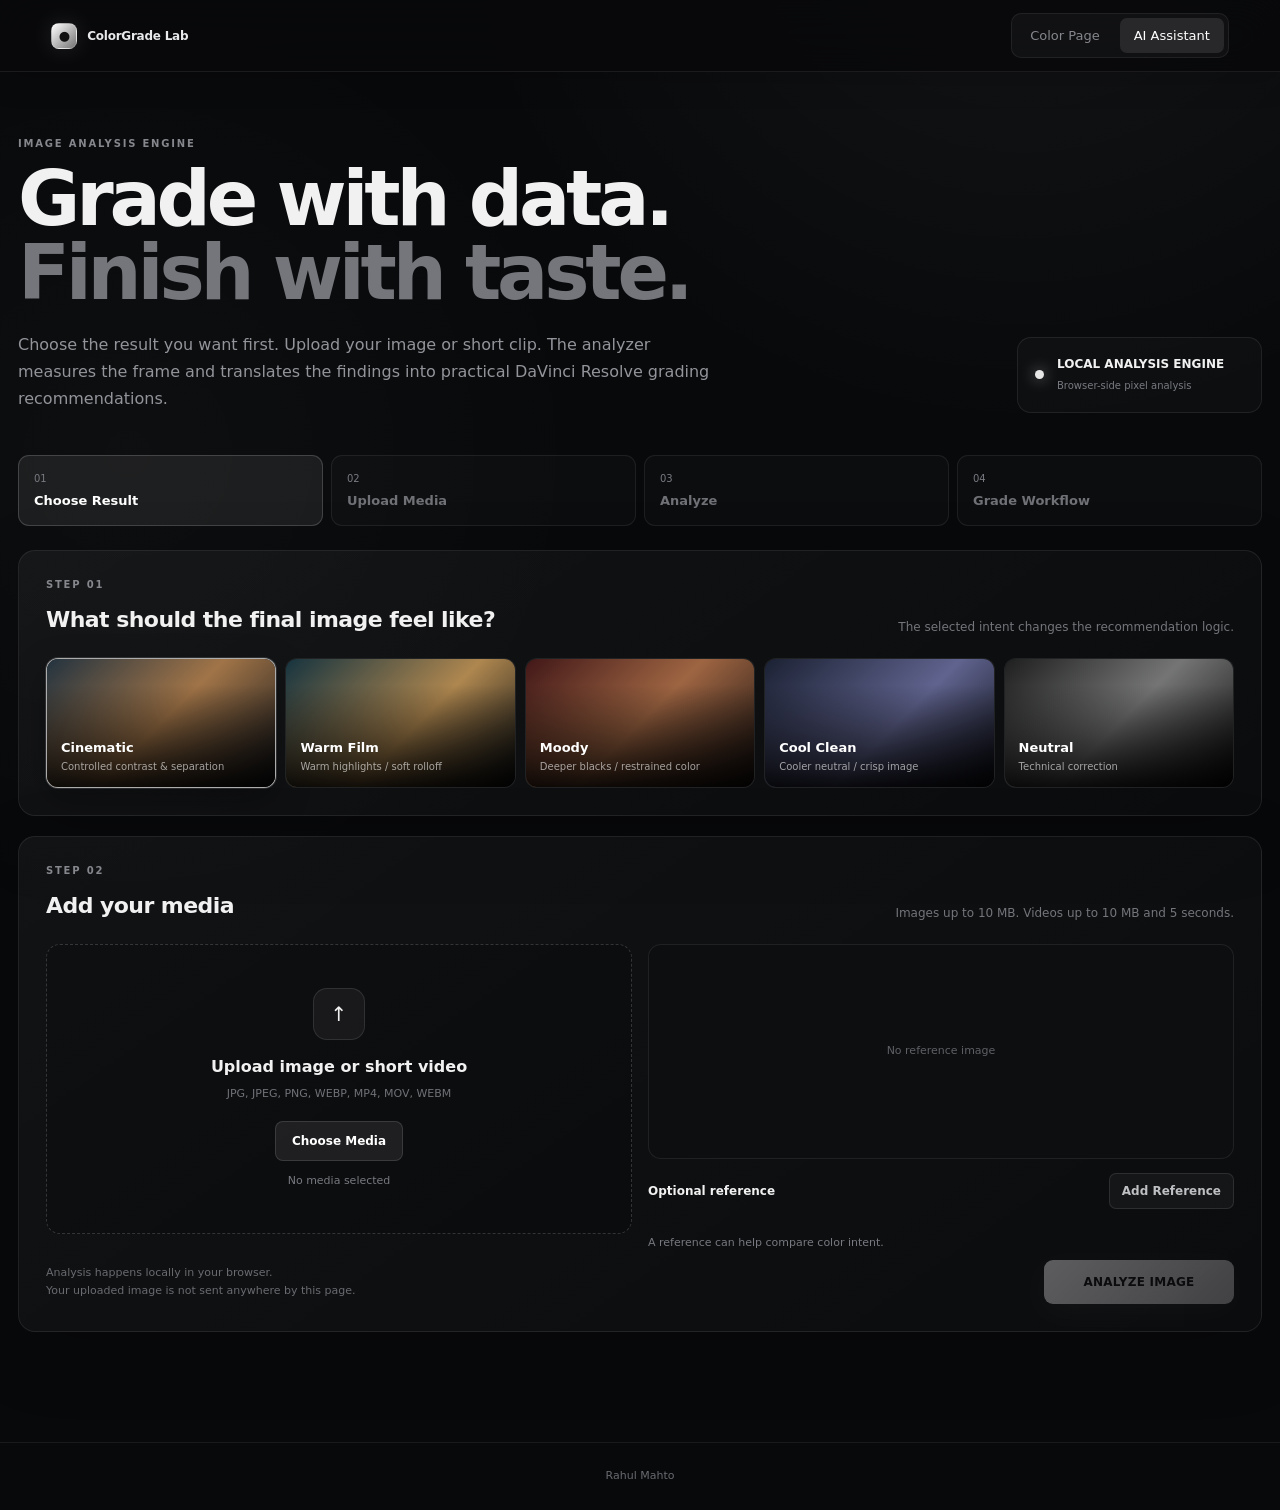
<file: ai.html>
<!DOCTYPE html>
<html lang="en">

<head>

    <meta charset="UTF-8">

    <meta
        name="viewport"
        content="width=device-width, initial-scale=1.0"
    >

    <title>
        ColorGrade Lab — AI Color Assistant
    </title>
    <link rel="stylesheet" href="style.css">

    <meta
        name="description"
        content="AI-assisted color grading analysis and DaVinci Resolve workflow recommendations."
    >

    <style>

        /* =========================================================
           RESET
        ========================================================== */

        * {
            box-sizing: border-box;
            margin: 0;
            padding: 0;
        }

        html {
            scroll-behavior: smooth;
        }

        body {

            background:
                radial-gradient(
                    circle at 80% -10%,
                    rgba(255,255,255,.055),
                    transparent 30%
                ),
                radial-gradient(
                    circle at 10% 30%,
                    rgba(255,255,255,.025),
                    transparent 30%
                ),
                #08090b;

            color: #f1f1f1;

            font-family:
                Inter,
                ui-sans-serif,
                system-ui,
                -apple-system,
                BlinkMacSystemFont,
                "Segoe UI",
                sans-serif;

            min-height: 100vh;

            line-height: 1.5;
        }


        button,
        input,
        select {
            font: inherit;
        }


        button {
            cursor: pointer;
        }


        a {
            color: inherit;
            text-decoration: none;
        }


        /* =========================================================
           NAVBAR
        ========================================================== */

        .topbar {

            height: 72px;

            border-bottom:
                1px solid rgba(255,255,255,.08);

            background:
                rgba(8,9,11,.88);

            backdrop-filter:
                blur(20px);

            display: flex;

            align-items: center;

            justify-content: space-between;

            padding:
                0 clamp(18px,4vw,60px);

            position: sticky;

            top: 0;

            z-index: 100;
        }


        .logo {

            display: flex;

            align-items: center;

            gap: 10px;

            font-weight: 700;

            letter-spacing: -.02em;
        }


        .logo-mark {

            width: 26px;

            height: 26px;

            border-radius: 8px;

            display: grid;

            place-items: center;

            background:
                linear-gradient(
                    135deg,
                    #ffffff,
                    #737373
                );

            color: #111;

            font-size: 13px;

            box-shadow:
                0 0 25px rgba(255,255,255,.12);
        }


        .main-nav {

            display: flex;

            gap: 6px;

            background:
                rgba(255,255,255,.035);

            padding: 4px;

            border:
                1px solid rgba(255,255,255,.07);

            border-radius: 10px;
        }


        .main-nav a {

            padding:
                8px 14px;

            border-radius: 7px;

            color: #85878c;

            font-size: 13px;

            transition:
                .25s ease;
        }


        .main-nav a:hover {

            color: white;

            background:
                rgba(255,255,255,.06);
        }


        .main-nav a.active {

            color: white;

            background:
                rgba(255,255,255,.1);
        }


        /* =========================================================
           PAGE
        ========================================================== */

        .page {

            width: min(1400px, calc(100% - 36px));

            margin:
                0 auto;

            padding:
                65px 0 90px;
        }


        /* =========================================================
           HERO
        ========================================================== */

        .hero {

            display: grid;

            grid-template-columns:
                1fr auto;

            gap: 40px;

            align-items: end;

            margin-bottom: 42px;
        }


        .eyebrow {

            color: #85878d;

            font-size: 10px;

            letter-spacing: .18em;

            font-weight: 700;

            margin-bottom: 12px;
        }


        .hero h1 {

            font-size:
                clamp(42px,6vw,76px);

            line-height: .98;

            letter-spacing: -.055em;

            max-width: 850px;

            margin-bottom: 20px;
        }


        .hero h1 span {

            color: #74767b;
        }


        .hero-description {

            max-width: 700px;

            color: #92949a;

            font-size: 16px;

            line-height: 1.7;
        }


        .engine-status {

            min-width: 245px;

            border:
                1px solid rgba(255,255,255,.08);

            background:
                rgba(255,255,255,.025);

            border-radius: 14px;

            padding: 17px;

            display: flex;

            align-items: center;

            gap: 13px;
        }


        .status-light {

            width: 9px;

            height: 9px;

            border-radius: 50%;

            background: #e7e7e7;

            box-shadow:
                0 0 15px rgba(255,255,255,.55);
        }


        .engine-status strong {

            display: block;

            font-size: 12px;

            margin-bottom: 2px;
        }


        .engine-status small {

            color: #777a80;

            font-size: 10px;

        }


        /* =========================================================
           WORKFLOW STEPPER
        ========================================================== */

        .steps {

            display: grid;

            grid-template-columns:
                repeat(4,1fr);

            gap: 8px;

            margin-bottom: 24px;
        }


        .step {

            padding: 15px;

            border:
                1px solid rgba(255,255,255,.07);

            border-radius: 11px;

            background:
                rgba(255,255,255,.02);

            color: #6f7176;

            transition:
                .25s ease;
        }


        .step.active {

            color: white;

            background:
                rgba(255,255,255,.07);

            border-color:
                rgba(255,255,255,.17);
        }


        .step-number {

            font-size: 10px;

            color: #777a80;

            margin-bottom: 5px;
        }


        .step-title {

            font-size: 13px;

            font-weight: 700;
        }


        /* =========================================================
           LOOK SELECTION
        ========================================================== */

        .panel {

            border:
                1px solid rgba(255,255,255,.08);

            background:
                linear-gradient(
                    145deg,
                    rgba(255,255,255,.045),
                    rgba(255,255,255,.015)
                );

            border-radius: 17px;

            padding: 27px;

            margin-bottom: 20px;

            box-shadow:
                0 20px 70px rgba(0,0,0,.18);
        }


        .panel-heading {

            display: flex;

            justify-content: space-between;

            align-items: end;

            gap: 20px;

            margin-bottom: 22px;
        }


        .panel-heading h2 {

            font-size: 22px;

            letter-spacing: -.025em;
        }


        .panel-heading p {

            color: #73757a;

            font-size: 12px;

            max-width: 500px;
        }


        .look-grid {

            display: grid;

            grid-template-columns:
                repeat(5,1fr);

            gap: 9px;
        }


        .look {

            position: relative;

            min-height: 130px;

            border:
                1px solid rgba(255,255,255,.07);

            border-radius: 12px;

            overflow: hidden;

            background: #101113;

            color: white;

            text-align: left;

            transition:
                transform .25s ease,
                border-color .25s ease,
                box-shadow .25s ease;
        }


        .look:hover {

            transform:
                translateY(-2px);

            border-color:
                rgba(255,255,255,.18);
        }


        .look.selected {

            border-color:
                rgba(255,255,255,.65);

            box-shadow:
                0 0 0 1px rgba(255,255,255,.12),
                0 12px 35px rgba(0,0,0,.3);
        }


        .look-preview {

            position: absolute;

            inset: 0;

            opacity: .8;
        }


        .look:nth-child(1) .look-preview {

            background:
                linear-gradient(
                    135deg,
                    #273b4a,
                    #c58d55 50%,
                    #11151a
                );
        }


        .look:nth-child(2) .look-preview {

            background:
                linear-gradient(
                    135deg,
                    #173c4a,
                    #d6a45e 55%,
                    #080d10
                );
        }


        .look:nth-child(3) .look-preview {

            background:
                linear-gradient(
                    135deg,
                    #4d1919,
                    #c27a4e 50%,
                    #17100e
                );
        }


        .look:nth-child(4) .look-preview {

            background:
                linear-gradient(
                    135deg,
                    #1e253b,
                    #7478ad 55%,
                    #0b0d16
                );
        }


        .look:nth-child(5) .look-preview {

            background:
                linear-gradient(
                    135deg,
                    #222,
                    #8e8e8e 50%,
                    #080808
                );
        }


        .look-overlay {

            position: absolute;

            inset: 0;

            background:
                linear-gradient(
                    transparent 20%,
                    rgba(0,0,0,.9)
                );
        }


        .look-content {

            position: absolute;

            left: 14px;

            right: 14px;

            bottom: 13px;

            z-index: 2;
        }


        .look-name {

            display: block;

            font-size: 13px;

            font-weight: 700;
        }


        .look-description {

            display: block;

            color: rgba(255,255,255,.6);

            font-size: 10px;

            margin-top: 2px;
        }


        /* =========================================================
           UPLOAD
        ========================================================== */

        .upload-grid {

            display: grid;

            grid-template-columns:
                1fr 1fr;

            gap: 16px;
        }


        .drop-zone {

            min-height: 290px;

            border:
                1px dashed rgba(255,255,255,.16);

            border-radius: 14px;

            display: flex;

            align-items: center;

            justify-content: center;

            text-align: center;

            padding: 25px;

            position: relative;

            overflow: hidden;

            background:
                rgba(0,0,0,.16);

            transition:
                .25s ease;
        }


        .drop-zone:hover,
        .drop-zone.dragging {

            border-color:
                rgba(255,255,255,.45);

            background:
                rgba(255,255,255,.035);
        }


        .drop-content {

            position: relative;

            z-index: 3;
        }


        .upload-icon {

            width: 52px;

            height: 52px;

            margin:
                0 auto 15px;

            border-radius: 14px;

            border:
                1px solid rgba(255,255,255,.1);

            background:
                rgba(255,255,255,.05);

            display: grid;

            place-items: center;

            font-size: 20px;
        }


        .drop-zone h3 {

            font-size: 16px;

            margin-bottom: 6px;
        }


        .drop-zone p {

            color: #707278;

            font-size: 11px;

            line-height: 1.7;

            max-width: 330px;

            margin: auto;
        }


        .choose-button {

            display: inline-flex;

            align-items: center;

            justify-content: center;

            margin-top: 18px;

            padding:
                10px 16px;

            border-radius: 8px;

            border:
                1px solid rgba(255,255,255,.12);

            background:
                rgba(255,255,255,.08);

            color: white;

            font-size: 12px;

            font-weight: 700;
        }


        input[type="file"] {

            display: none;
        }


        .file-info {

            margin-top: 12px;

            color: #777a80;

            font-size: 11px;

            min-height: 17px;
        }


        /* =========================================================
           REFERENCE LOOK
        ========================================================== */

        .reference-zone {

            display: flex;

            flex-direction: column;

            gap: 14px;
        }


        .reference-preview {

            height: 215px;

            border-radius: 13px;

            border:
                1px solid rgba(255,255,255,.08);

            background:
                #0d0e10;

            overflow: hidden;

            display: grid;

            place-items: center;

            color: #5e6065;

            font-size: 11px;

            position: relative;
        }


        .reference-preview img {

            width: 100%;

            height: 100%;

            object-fit: cover;

        }


        .reference-preview.has-image {

            color: white;
        }


        .reference-controls {

            display: flex;

            justify-content: space-between;

            align-items: center;

            gap: 10px;
        }


        .reference-controls label {

            font-size: 12px;

            font-weight: 700;
        }


        .secondary-button {

            padding:
                8px 12px;

            border:
                1px solid rgba(255,255,255,.1);

            background:
                rgba(255,255,255,.04);

            color: #bfc0c3;

            border-radius: 7px;

            font-size: 11px;
        }


        /* =========================================================
           ANALYZE BUTTON
        ========================================================== */

        .analyze-area {

            display: flex;

            align-items: center;

            justify-content: space-between;

            gap: 20px;

            padding-top: 8px;
        }


        .analysis-note {

            color: #696b70;

            font-size: 11px;

            line-height: 1.6;
        }


        .analyze-button {

            border: 0;

            background:
                linear-gradient(
                    135deg,
                    #f2f2f2,
                    #a8a8a8
                );

            color: #090a0b;

            min-width: 190px;

            padding:
                13px 20px;

            border-radius: 9px;

            font-size: 12px;

            font-weight: 800;

            letter-spacing: .02em;

            box-shadow:
                0 8px 30px rgba(255,255,255,.08);

            transition:
                .25s ease;
        }


        .analyze-button:hover {

            transform:
                translateY(-2px);

            box-shadow:
                0 12px 35px rgba(255,255,255,.14);
        }


        .analyze-button:disabled {

            opacity: .35;

            cursor: not-allowed;

            transform: none;
        }


        /* =========================================================
           LOADING
        ========================================================== */

        .loading {

            display: none;

            align-items: center;

            gap: 12px;

            color: #a3a5a9;

            font-size: 12px;

            margin-top: 15px;
        }


        .loading.show {

            display: flex;
        }


        .loader {

            width: 17px;

            height: 17px;

            border-radius: 50%;

            border:
                2px solid rgba(255,255,255,.12);

            border-top-color:
                white;

            animation:
                spin .8s linear infinite;
        }


        @keyframes spin {

            to {
                transform: rotate(360deg);
            }

        }


        /* =========================================================
           RESULTS
        ========================================================== */

        #results {

            display: none;
        }


        #results.visible {

            display: block;

            animation:
                reveal .55s ease both;
        }


        @keyframes reveal {

            from {

                opacity: 0;

                transform:
                    translateY(15px);

            }

            to {

                opacity: 1;

                transform:
                    translateY(0);

            }

        }


        /* =========================================================
           IMAGE COMPARISON
        ========================================================== */

        .comparison {

            display: grid;

            grid-template-columns:
                1fr 1fr;

            gap: 12px;

            margin-bottom: 20px;
        }


        .comparison-card {

            border:
                1px solid rgba(255,255,255,.08);

            background:
                rgba(255,255,255,.02);

            border-radius: 14px;

            overflow: hidden;
        }


        .comparison-header {

            height: 42px;

            padding:
                0 14px;

            display: flex;

            align-items: center;

            justify-content: space-between;

            border-bottom:
                1px solid rgba(255,255,255,.07);

            color: #8b8d92;

            font-size: 10px;

            letter-spacing: .12em;

            font-weight: 700;
        }


        .image-stage {

            height: 400px;

            background: #050506;

            display: grid;

            place-items: center;

            position: relative;

            overflow: hidden;
        }


        .image-stage img {

            width: 100%;

            height: 100%;

            object-fit: contain;
        }


        .analysis-badge {

            position: absolute;

            left: 12px;

            bottom: 12px;

            padding:
                5px 8px;

            border-radius: 5px;

            background:
                rgba(0,0,0,.72);

            color: #aaa;

            font-size: 9px;

            letter-spacing: .08em;
        }


        /* =========================================================
           METRICS
        ========================================================== */

        .metrics-grid {

            display: grid;

            grid-template-columns:
                repeat(4,1fr);

            gap: 9px;

            margin-bottom: 20px;
        }


        .metric {

            padding: 17px;

            border:
                1px solid rgba(255,255,255,.07);

            border-radius: 11px;

            background:
                rgba(255,255,255,.02);
        }


        .metric-label {

            color: #686a6f;

            font-size: 9px;

            letter-spacing: .12em;

            text-transform: uppercase;

            margin-bottom: 8px;
        }


        .metric-value {

            font-size: 22px;

            font-weight: 700;

            letter-spacing: -.03em;
        }


        .metric-sub {

            color: #66686d;

            font-size: 9px;

            margin-top: 4px;
        }


        /* =========================================================
           DIAGNOSIS
        ========================================================== */

        .diagnosis-grid {

            display: grid;

            grid-template-columns:
                1fr 1fr;

            gap: 16px;

            margin-bottom: 20px;
        }


        .diagnosis-list {

            display: grid;

            gap: 8px;
        }


        .diagnosis-item {

            display: grid;

            grid-template-columns:
                150px 1fr auto;

            gap: 12px;

            align-items: center;

            padding:
                12px 13px;

            border:
                1px solid rgba(255,255,255,.06);

            background:
                rgba(255,255,255,.018);

            border-radius: 9px;
        }


        .diagnosis-name {

            color: #898b90;

            font-size: 11px;
        }


        .diagnosis-bar {

            height: 5px;

            background:
                rgba(255,255,255,.06);

            border-radius: 999px;

            overflow: hidden;
        }


        .diagnosis-fill {

            height: 100%;

            width: 50%;

            background:
                #d8d8d8;

            border-radius: inherit;

            transition:
                width .6s ease;
        }


        .diagnosis-status {

            font-size: 10px;

            color: #aaa;
        }


        /* =========================================================
           RECOMMENDATIONS
        ========================================================== */

        .recommendation-grid {

            display: grid;

            grid-template-columns:
                repeat(3,1fr);

            gap: 9px;

            margin-bottom: 20px;
        }


        .recommendation {

            padding: 17px;

            border:
                1px solid rgba(255,255,255,.07);

            background:
                rgba(255,255,255,.02);

            border-radius: 11px;
        }


        .recommendation-label {

            color: #6c6e73;

            font-size: 9px;

            letter-spacing: .12em;

            margin-bottom: 7px;

            text-transform: uppercase;
        }


        .recommendation-value {

            font-size: 21px;

            font-weight: 700;

            letter-spacing: -.03em;
        }


        .recommendation-reason {

            color: #6d7075;

            font-size: 10px;

            line-height: 1.5;

            margin-top: 5px;
        }


        /* =========================================================
           NODE WORKFLOW
        ========================================================== */

        .node-workflow {

            overflow-x: auto;

            padding-bottom: 6px;
        }


        .nodes {

            min-width: 850px;

            display: flex;

            align-items: center;

            gap: 0;
        }


        .node {

            min-width: 145px;

            min-height: 92px;

            padding: 13px;

            border:
                1px solid rgba(255,255,255,.12);

            background:
                linear-gradient(
                    145deg,
                    #18191c,
                    #101114
                );

            border-radius: 9px;

            position: relative;
        }


        .node-number {

            color: #65676c;

            font-size: 9px;

            letter-spacing: .1em;

            margin-bottom: 7px;
        }


        .node-name {

            font-size: 12px;

            font-weight: 700;

            margin-bottom: 4px;
        }


        .node-action {

            color: #777a80;

            font-size: 9px;

            line-height: 1.5;
        }


        .node-line {

            width: 55px;

            height: 1px;

            background:
                rgba(255,255,255,.22);

            position: relative;
        }


        .node-line::after {

            content: "";

            position: absolute;

            right: -1px;

            top: -3px;

            border-left:
                6px solid rgba(255,255,255,.4);

            border-top:
                3px solid transparent;

            border-bottom:
                3px solid transparent;
        }


        /* =========================================================
           SCOPE VERIFICATION
        ========================================================== */

        .scope-grid {

            display: grid;

            grid-template-columns:
                1.2fr 1fr;

            gap: 16px;
        }


        .scope {

            height: 230px;

            border:
                1px solid rgba(255,255,255,.07);

            border-radius: 12px;

            background:
                #070809;

            position: relative;

            overflow: hidden;
        }


        .scope-grid-lines {

            position: absolute;

            inset: 0;

            background:
                repeating-linear-gradient(
                    to bottom,
                    transparent 0,
                    transparent calc(20% - 1px),
                    rgba(255,255,255,.07) 20%
                ),
                repeating-linear-gradient(
                    to right,
                    transparent 0,
                    transparent calc(20% - 1px),
                    rgba(255,255,255,.04) 20%
                );
        }


        .wave {

            position: absolute;

            left: 5%;

            right: 5%;

            bottom: 10%;

            height: 80%;

            opacity: .75;

            background:
                radial-gradient(
                    ellipse at 30% 60%,
                    rgba(255,255,255,.55),
                    transparent 22%
                ),
                radial-gradient(
                    ellipse at 50% 42%,
                    rgba(255,255,255,.5),
                    transparent 25%
                ),
                radial-gradient(
                    ellipse at 72% 30%,
                    rgba(255,255,255,.42),
                    transparent 24%
                );
        }


        .scope-label {

            position: absolute;

            left: 10px;

            top: 9px;

            font-size: 9px;

            color: #696b70;

            letter-spacing: .12em;
        }


        .scope-summary {

            padding: 22px;

            border:
                1px solid rgba(255,255,255,.07);

            border-radius: 12px;

            background:
                rgba(255,255,255,.02);
        }


        .scope-summary h3 {

            font-size: 15px;

            margin-bottom: 10px;
        }


        .scope-summary p {

            color: #777980;

            font-size: 11px;

            line-height: 1.7;

            margin-bottom: 15px;
        }


        .scope-check {

            display: flex;

            justify-content: space-between;

            gap: 15px;

            padding:
                9px 0;

            border-bottom:
                1px solid rgba(255,255,255,.05);

            font-size: 10px;
        }


        .scope-check:last-child {
            border-bottom: 0;
        }


        .scope-check span:first-child {
            color: #6c6e73;
        }


        /* =========================================================
           ERROR
        ========================================================== */

        .error-box {

            display: none;

            padding: 14px;

            border:
                1px solid rgba(255,100,100,.2);

            background:
                rgba(255,60,60,.045);

            border-radius: 10px;

            color: #d0a1a1;

            font-size: 11px;

            margin-top: 15px;
        }


        .error-box.show {
            display: block;
        }


        /* =========================================================
           FOOTER
        ========================================================== */

        footer {

            border-top:
                1px solid rgba(255,255,255,.07);

            padding:
                25px 20px;

            text-align: center;

            color: #686a6f;

            font-size: 11px;
        }


        /* =========================================================
           RESPONSIVE
        ========================================================== */

        @media (max-width: 1000px) {

            .look-grid {
                grid-template-columns:
                    repeat(3,1fr);
            }

            .metrics-grid {
                grid-template-columns:
                    repeat(2,1fr);
            }

            .recommendation-grid {
                grid-template-columns:
                    repeat(2,1fr);
            }

        }


        @media (max-width: 760px) {

            .page {
                width: min(100% - 22px, 700px);
                padding-top: 35px;
            }

            .topbar {
                padding: 0 14px;
            }

            .hero {
                grid-template-columns: 1fr;
            }

            .engine-status {
                width: 100%;
            }

            .steps {
                grid-template-columns:
                    repeat(2,1fr);
            }

            .look-grid {
                grid-template-columns:
                    repeat(2,1fr);
            }

            .upload-grid,
            .comparison,
            .diagnosis-grid,
            .scope-grid {
                grid-template-columns: 1fr;
            }

            .diagnosis-item {
                grid-template-columns:
                    120px 1fr auto;
            }

            .image-stage {
                height: 300px;
            }

            .analyze-area {
                align-items: stretch;
                flex-direction: column;
            }

            .analyze-button {
                width: 100%;
            }

        }


        @media (max-width: 480px) {

            .hero h1 {
                font-size: 42px;
            }

            .panel {
                padding: 18px;
            }

            .look-grid {
                grid-template-columns: 1fr;
            }

            .recommendation-grid {
                grid-template-columns: 1fr;
            }

            .metrics-grid {
                grid-template-columns: 1fr 1fr;
            }

            .main-nav a {
                padding: 7px 9px;
                font-size: 11px;
            }

        }

    </style>

</head>


<body>


<!-- =========================================================
     NAVIGATION
========================================================== -->

<header class="topbar">

    <a href="index.html" class="logo">

        <span class="logo-mark">
            ●
        </span>

        <span>
            ColorGrade Lab
        </span>

    </a>


    <nav class="main-nav">

        <a href="index.html">
            Color Page
        </a>

        <a
            href="ai.html"
            class="active"
        >
            AI Assistant
        </a>

    </nav>

</header>



<!-- =========================================================
     PAGE
========================================================== -->

<main class="page">


    <!-- =====================================================
         HERO
    ====================================================== -->

    <section class="hero">

        <div>

            <div class="eyebrow">
                IMAGE ANALYSIS ENGINE
            </div>

            <h1>
                Grade with data.<br>
                <span>Finish with taste.</span>
            </h1>

            <p class="hero-description">

                Choose the result you want first.
                Upload your image or short clip.
                The analyzer measures the frame and translates
                the findings into practical DaVinci Resolve
                grading recommendations.

            </p>

        </div>


        <div class="engine-status">

            <span class="status-light"></span>

            <div>

                <strong>
                    LOCAL ANALYSIS ENGINE
                </strong>

                <small>
                    Browser-side pixel analysis
                </small>

            </div>

        </div>

    </section>



    <!-- =====================================================
         STEPS
    ====================================================== -->

    <div class="steps">

        <div
            class="step active"
            id="step1"
        >

            <div class="step-number">
                01
            </div>

            <div class="step-title">
                Choose Result
            </div>

        </div>


        <div
            class="step"
            id="step2"
        >

            <div class="step-number">
                02
            </div>

            <div class="step-title">
                Upload Media
            </div>

        </div>


        <div
            class="step"
            id="step3"
        >

            <div class="step-number">
                03
            </div>

            <div class="step-title">
                Analyze
            </div>

        </div>


        <div
            class="step"
            id="step4"
        >

            <div class="step-number">
                04
            </div>

            <div class="step-title">
                Grade Workflow
            </div>

        </div>

    </div>



    <!-- =====================================================
         LOOK SELECTION
    ====================================================== -->

    <section class="panel">

        <div class="panel-heading">

            <div>

                <div class="eyebrow">
                    STEP 01
                </div>

                <h2>
                    What should the final image feel like?
                </h2>

            </div>

            <p>
                The selected intent changes the recommendation logic.
            </p>

        </div>


        <div class="look-grid">


            <button
                class="look selected"
                data-look="cinematic"
            >

                <div class="look-preview"></div>

                <div class="look-overlay"></div>

                <div class="look-content">

                    <span class="look-name">
                        Cinematic
                    </span>

                    <span class="look-description">
                        Controlled contrast & separation
                    </span>

                </div>

            </button>



            <button
                class="look"
                data-look="warm"
            >

                <div class="look-preview"></div>

                <div class="look-overlay"></div>

                <div class="look-content">

                    <span class="look-name">
                        Warm Film
                    </span>

                    <span class="look-description">
                        Warm highlights / soft rolloff
                    </span>

                </div>

            </button>



            <button
                class="look"
                data-look="moody"
            >

                <div class="look-preview"></div>

                <div class="look-overlay"></div>

                <div class="look-content">

                    <span class="look-name">
                        Moody
                    </span>

                    <span class="look-description">
                        Deeper blacks / restrained color
                    </span>

                </div>

            </button>



            <button
                class="look"
                data-look="cool"
            >

                <div class="look-preview"></div>

                <div class="look-overlay"></div>

                <div class="look-content">

                    <span class="look-name">
                        Cool Clean
                    </span>

                    <span class="look-description">
                        Cooler neutral / crisp image
                    </span>

                </div>

            </button>



            <button
                class="look"
                data-look="neutral"
            >

                <div class="look-preview"></div>

                <div class="look-overlay"></div>

                <div class="look-content">

                    <span class="look-name">
                        Neutral
                    </span>

                    <span class="look-description">
                        Technical correction
                    </span>

                </div>

            </button>

        </div>

    </section>



    <!-- =====================================================
         UPLOAD
    ====================================================== -->

    <section class="panel">

        <div class="panel-heading">

            <div>

                <div class="eyebrow">
                    STEP 02
                </div>

                <h2>
                    Add your media
                </h2>

            </div>

            <p>
                Images up to 10 MB. Videos up to 10 MB and 5 seconds.
            </p>

        </div>


        <div class="upload-grid">


            <!-- MEDIA -->

            <div>

                <div
                    class="drop-zone"
                    id="mediaDrop"
                >

                    <div class="drop-content">

                        <div class="upload-icon">
                            ↑
                        </div>

                        <h3>
                            Upload image or short video
                        </h3>

                        <p>
                            JPG, JPEG, PNG, WEBP, MP4, MOV, WEBM
                        </p>

                        <label
                            for="mediaInput"
                            class="choose-button"
                        >
                            Choose Media
                        </label>

                        <input
                            type="file"
                            id="mediaInput"
                            accept="image/*,video/*"
                        >

                        <div
                            class="file-info"
                            id="mediaInfo"
                        >
                            No media selected
                        </div>

                    </div>

                </div>

            </div>



            <!-- REFERENCE -->

            <div class="reference-zone">

                <div class="reference-preview" id="referencePreview">

                    No reference image

                </div>


                <div class="reference-controls">

                    <label>
                        Optional reference
                    </label>

                    <label
                        for="referenceInput"
                        class="secondary-button"
                    >
                        Add Reference
                    </label>

                    <input
                        type="file"
                        id="referenceInput"
                        accept="image/*"
                    >

                </div>


                <div
                    class="file-info"
                    id="referenceInfo"
                >
                    A reference can help compare color intent.
                </div>

            </div>

        </div>


        <div class="analyze-area">

            <div class="analysis-note">

                Analysis happens locally in your browser.<br>
                Your uploaded image is not sent anywhere by this page.

            </div>


            <button
                class="analyze-button"
                id="analyzeButton"
                disabled
            >
                ANALYZE IMAGE
            </button>

        </div>


        <div
            class="loading"
            id="loading"
        >

            <span class="loader"></span>

            <span id="loadingText">
                Reading image pixels...
            </span>

        </div>


        <div
            class="error-box"
            id="errorBox"
        ></div>

    </section>



    <!-- =====================================================
         RESULTS
    ====================================================== -->

    <section id="results">


        <!-- =================================================
             COMPARISON
        ================================================== -->

        <div class="panel">

            <div class="panel-heading">

                <div>

                    <div class="eyebrow">
                        STEP 03
                    </div>

                    <h2>
                        Before / Recommended Grade
                    </h2>

                </div>

                <p id="selectedLookText">
                    Cinematic
                </p>

            </div>


            <div class="comparison">


                <div class="comparison-card">

                    <div class="comparison-header">

                        <span>
                            SOURCE
                        </span>

                        <span id="sourceResolution">
                            —
                        </span>

                    </div>


                    <div class="image-stage">

                        <img
                            id="beforeImage"
                            alt="Uploaded source"
                        >

                        <span class="analysis-badge">
                            ORIGINAL
                        </span>

                    </div>

                </div>



                <div class="comparison-card">

                    <div class="comparison-header">

                        <span>
                            RECOMMENDED PREVIEW
                        </span>

                        <span>
                            SIMULATION
                        </span>

                    </div>


                    <div class="image-stage">

                        <img
                            id="afterImage"
                            alt="Recommended grade"
                        >

                        <span class="analysis-badge">
                            RECOMMENDED
                        </span>

                    </div>

                </div>

            </div>

        </div>



        <!-- =================================================
             METRICS
        ================================================== -->

        <div class="panel">

            <div class="panel-heading">

                <div>

                    <div class="eyebrow">
                        IMAGE MEASUREMENTS
                    </div>

                    <h2>
                        What the analyzer found
                    </h2>

                </div>

            </div>


            <div class="metrics-grid">


                <div class="metric">

                    <div class="metric-label">
                        Average Luma
                    </div>

                    <div
                        class="metric-value"
                        id="metricLuma"
                    >
                        —
                    </div>

                    <div class="metric-sub">
                        0–100 scale
                    </div>

                </div>


                <div class="metric">

                    <div class="metric-label">
                        Contrast
                    </div>

                    <div
                        class="metric-value"
                        id="metricContrast"
                    >
                        —
                    </div>

                    <div class="metric-sub">
                        tonal spread
                    </div>

                </div>


                <div class="metric">

                    <div class="metric-label">
                        Saturation
                    </div>

                    <div
                        class="metric-value"
                        id="metricSaturation"
                    >
                        —
                    </div>

                    <div class="metric-sub">
                        average chroma
                    </div>

                </div>


                <div class="metric">

                    <div class="metric-label">
                        Exposure Risk
                    </div>

                    <div
                        class="metric-value"
                        id="metricClipping"
                    >
                        —
                    </div>

                    <div class="metric-sub">
                        clipped pixels
                    </div>

                </div>


                <div class="metric">

                    <div class="metric-label">
                        Temperature
                    </div>

                    <div
                        class="metric-value"
                        id="metricTemp"
                    >
                        —
                    </div>

                    <div class="metric-sub">
                        warm / cool bias
                    </div>

                </div>


                <div class="metric">

                    <div class="metric-label">
                        Tint
                    </div>

                    <div
                        class="metric-value"
                        id="metricTint"
                    >
                        —
                    </div>

                    <div class="metric-sub">
                        green / magenta
                    </div>

                </div>


                <div class="metric">

                    <div class="metric-label">
                        Shadows
                    </div>

                    <div
                        class="metric-value"
                        id="metricShadows"
                    >
                        —
                    </div>

                    <div class="metric-sub">
                        low-level pixels
                    </div>

                </div>


                <div class="metric">

                    <div class="metric-label">
                        Highlights
                    </div>

                    <div
                        class="metric-value"
                        id="metricHighlights"
                    >
                        —
                    </div>

                    <div class="metric-sub">
                        high-level pixels
                    </div>

                </div>

            </div>

        </div>



        <!-- =================================================
             DIAGNOSIS
        ================================================== -->

        <div class="diagnosis-grid">


            <div class="panel">

                <div class="panel-heading">

                    <div>

                        <div class="eyebrow">
                            TECHNICAL DIAGNOSIS
                        </div>

                        <h2>
                            Image condition
                        </h2>

                    </div>

                </div>


                <div class="diagnosis-list">


                    <div class="diagnosis-item">

                        <span class="diagnosis-name">
                            Exposure
                        </span>

                        <div class="diagnosis-bar">
                            <div
                                class="diagnosis-fill"
                                id="barExposure"
                            ></div>
                        </div>

                        <span
                            class="diagnosis-status"
                            id="statusExposure"
                        >
                            —
                        </span>

                    </div>


                    <div class="diagnosis-item">

                        <span class="diagnosis-name">
                            Contrast
                        </span>

                        <div class="diagnosis-bar">
                            <div
                                class="diagnosis-fill"
                                id="barContrast"
                            ></div>
                        </div>

                        <span
                            class="diagnosis-status"
                            id="statusContrast"
                        >
                            —
                        </span>

                    </div>


                    <div class="diagnosis-item">

                        <span class="diagnosis-name">
                            White Balance
                        </span>

                        <div class="diagnosis-bar">
                            <div
                                class="diagnosis-fill"
                                id="barWB"
                            ></div>
                        </div>

                        <span
                            class="diagnosis-status"
                            id="statusWB"
                        >
                            —
                        </span>

                    </div>


                    <div class="diagnosis-item">

                        <span class="diagnosis-name">
                            Saturation
                        </span>

                        <div class="diagnosis-bar">
                            <div
                                class="diagnosis-fill"
                                id="barSaturation"
                            ></div>
                        </div>

                        <span
                            class="diagnosis-status"
                            id="statusSaturation"
                        >
                            —
                        </span>

                    </div>

                </div>

            </div>



            <div class="panel">

                <div class="panel-heading">

                    <div>

                        <div class="eyebrow">
                            CREATIVE INTENT
                        </div>

                        <h2>
                            Selected direction
                        </h2>

                    </div>

                </div>


                <div class="scope-summary">

                    <h3 id="intentTitle">
                        Cinematic
                    </h3>

                    <p id="intentDescription">
                        Controlled contrast, neutral skin and
                        subtle color separation.
                    </p>


                    <div class="scope-check">

                        <span>
                            Priority
                        </span>

                        <strong id="intentPriority">
                            Balance + separation
                        </strong>

                    </div>


                    <div class="scope-check">

                        <span>
                            Contrast
                        </span>

                        <strong id="intentContrast">
                            Moderate
                        </strong>

                    </div>


                    <div class="scope-check">

                        <span>
                            Color
                        </span>

                        <strong id="intentColor">
                            Controlled
                        </strong>

                    </div>


                    <div class="scope-check">

                        <span>
                            Highlight
                        </span>

                        <strong id="intentHighlight">
                            Soft rolloff
                        </strong>

                    </div>

                </div>

            </div>

        </div>



        <!-- =================================================
             NUMERIC RECOMMENDATIONS
        ================================================== -->

        <div class="panel">

            <div class="panel-heading">

                <div>

                    <div class="eyebrow">
                        STEP 04
                    </div>

                    <h2>
                        Recommended adjustments
                    </h2>

                </div>

                <p>
                    Starting values, not automatic final grades.
                </p>

            </div>


            <div class="recommendation-grid">


                <div class="recommendation">

                    <div class="recommendation-label">
                        Exposure / Offset
                    </div>

                    <div
                        class="recommendation-value"
                        id="recExposure"
                    >
                        —
                    </div>

                    <div
                        class="recommendation-reason"
                        id="reasonExposure"
                    >
                        —
                    </div>

                </div>


                <div class="recommendation">

                    <div class="recommendation-label">
                        Contrast
                    </div>

                    <div
                        class="recommendation-value"
                        id="recContrast"
                    >
                        —
                    </div>

                    <div
                        class="recommendation-reason"
                        id="reasonContrast"
                    >
                        —
                    </div>

                </div>


                <div class="recommendation">

                    <div class="recommendation-label">
                        Pivot
                    </div>

                    <div
                        class="recommendation-value"
                        id="recPivot"
                    >
                        —
                    </div>

                    <div
                        class="recommendation-reason"
                        id="reasonPivot"
                    >
                        —
                    </div>

                </div>


                <div class="recommendation">

                    <div class="recommendation-label">
                        Temperature
                    </div>

                    <div
                        class="recommendation-value"
                        id="recTemperature"
                    >
                        —
                    </div>

                    <div
                        class="recommendation-reason"
                        id="reasonTemperature"
                    >
                        —
                    </div>

                </div>


                <div class="recommendation">

                    <div class="recommendation-label">
                        Tint
                    </div>

                    <div
                        class="recommendation-value"
                        id="recTint"
                    >
                        —
                    </div>

                    <div
                        class="recommendation-reason"
                        id="reasonTint"
                    >
                        —
                    </div>

                </div>


                <div class="recommendation">

                    <div class="recommendation-label">
                        Saturation
                    </div>

                    <div
                        class="recommendation-value"
                        id="recSaturation"
                    >
                        —
                    </div>

                    <div
                        class="recommendation-reason"
                        id="reasonSaturation"
                    >
                        —
                    </div>

                </div>


                <div class="recommendation">

                    <div class="recommendation-label">
                        Color Boost
                    </div>

                    <div
                        class="recommendation-value"
                        id="recBoost"
                    >
                        —
                    </div>

                    <div
                        class="recommendation-reason"
                        id="reasonBoost"
                    >
                        —
                    </div>

                </div>


                <div class="recommendation">

                    <div class="recommendation-label">
                        Highlights
                    </div>

                    <div
                        class="recommendation-value"
                        id="recHighlights"
                    >
                        —
                    </div>

                    <div
                        class="recommendation-reason"
                        id="reasonHighlights"
                    >
                        —
                    </div>

                </div>


                <div class="recommendation">

                    <div class="recommendation-label">
                        Shadows
                    </div>

                    <div
                        class="recommendation-value"
                        id="recShadows"
                    >
                        —
                    </div>

                    <div
                        class="recommendation-reason"
                        id="reasonShadows"
                    >
                        —
                    </div>

                </div>

            </div>

        </div>



        <!-- =================================================
             NODE TREE
        ================================================== -->

        <div class="panel">

            <div class="panel-heading">

                <div>

                    <div class="eyebrow">
                        DAVINCI RESOLVE
                    </div>

                    <h2>
                        Suggested node tree
                    </h2>

                </div>

                <p>
                    Build the correction in stages rather than stacking
                    random adjustments on one node.
                </p>

            </div>


            <div class="node-workflow">

                <div class="nodes">


                    <div class="node">

                        <div class="node-number">
                            NODE 01
                        </div>

                        <div class="node-name">
                            CST / Input
                        </div>

                        <div class="node-action">
                            Normalize camera footage into
                            your working color space.
                        </div>

                    </div>


                    <div class="node-line"></div>


                    <div class="node">

                        <div class="node-number">
                            NODE 02
                        </div>

                        <div class="node-name">
                            Balance
                        </div>

                        <div
                            class="node-action"
                            id="nodeBalance"
                        >
                            Exposure + white balance
                        </div>

                    </div>


                    <div class="node-line"></div>


                    <div class="node">

                        <div class="node-number">
                            NODE 03
                        </div>

                        <div class="node-name">
                            Contrast
                        </div>

                        <div
                            class="node-action"
                            id="nodeContrast"
                        >
                            Shape tonal range.
                        </div>

                    </div>


                    <div class="node-line"></div>


                    <div class="node">

                        <div class="node-number">
                            NODE 04
                        </div>

                        <div class="node-name">
                            Skin / Subject
                        </div>

                        <div class="node-action">
                            Qualifier or Magic Mask,
                            then refine.
                        </div>

                    </div>


                    <div class="node-line"></div>


                    <div class="node">

                        <div class="node-number">
                            NODE 05
                        </div>

                        <div class="node-name">
                            Look
                        </div>

                        <div
                            class="node-action"
                            id="nodeLook"
                        >
                            Creative look.
                        </div>

                    </div>


                    <div class="node-line"></div>


                    <div class="node">

                        <div class="node-number">
                            NODE 06
                        </div>

                        <div class="node-name">
                            Output
                        </div>

                        <div class="node-action">
                            Verify scopes and output transform.
                        </div>

                    </div>

                </div>

            </div>

        </div>



        <!-- =================================================
             SCOPE VERIFICATION
        ================================================== -->

        <div class="panel">

            <div class="panel-heading">

                <div>

                    <div class="eyebrow">
                        VERIFY
                    </div>

                    <h2>
                        Scope checklist
                    </h2>

                </div>

                <p>
                    The preview is a creative simulation. Verify the
                    actual grade with Resolve scopes.
                </p>

            </div>


            <div class="scope-grid">


                <div class="scope">

                    <div class="scope-grid-lines"></div>

                    <div class="wave"></div>

                    <div class="scope-label">
                        WAVEFORM
                    </div>

                </div>


                <div class="scope-summary">

                    <h3>
                        What to check in Resolve
                    </h3>

                    <p>
                        Do not judge exposure and clipping from a
                        browser preview alone.
                    </p>


                    <div class="scope-check">

                        <span>
                            Blacks
                        </span>

                        <strong id="scopeBlacks">
                            —
                        </strong>

                    </div>


                    <div class="scope-check">

                        <span>
                            Highlights
                        </span>

                        <strong id="scopeHighlights">
                            —
                        </strong>

                    </div>


                    <div class="scope-check">

                        <span>
                            RGB Balance
                        </span>

                        <strong id="scopeRGB">
                            —
                        </strong>

                    </div>


                    <div class="scope-check">

                        <span>
                            Saturation
                        </span>

                        <strong id="scopeSat">
                            —
                        </strong>

                    </div>

                </div>

            </div>

        </div>


    </section>

</main>



<!-- =========================================================
     FOOTER
========================================================== -->

<footer>
    Rahul Mahto
</footer>



<!-- =========================================================
     JAVASCRIPT
========================================================== -->

<script>

"use strict";


/* ============================================================
   STATE
============================================================ */

const state = {

    selectedLook: "cinematic",

    mediaFile: null,

    referenceFile: null,

    sourceURL: null,

    referenceURL: null,

    imageData: null,

    width: 0,

    height: 0,

    metrics: null,

    recommendations: null

};


/* ============================================================
   DOM
============================================================ */

const mediaInput =
    document.getElementById("mediaInput");

const referenceInput =
    document.getElementById("referenceInput");

const mediaDrop =
    document.getElementById("mediaDrop");

const mediaInfo =
    document.getElementById("mediaInfo");

const referenceInfo =
    document.getElementById("referenceInfo");

const referencePreview =
    document.getElementById("referencePreview");

const analyzeButton =
    document.getElementById("analyzeButton");

const loading =
    document.getElementById("loading");

const loadingText =
    document.getElementById("loadingText");

const errorBox =
    document.getElementById("errorBox");

const results =
    document.getElementById("results");


/* ============================================================
   LOOK DATA
============================================================ */

const LOOKS = {

    cinematic: {

        title: "Cinematic",

        description:
            "Controlled contrast, neutral skin and subtle color separation.",

        priority:
            "Balance + separation",

        contrast:
            "Moderate / shaped",

        color:
            "Controlled",

        highlight:
            "Soft rolloff"

    },


    warm: {

        title: "Warm Film",

        description:
            "Warm highlights, gentle contrast and a restrained film-like palette.",

        priority:
            "Warmth + rolloff",

        contrast:
            "Soft",

        color:
            "Warm",

        highlight:
            "Golden"

    },


    moody: {

        title: "Moody",

        description:
            "Deeper shadows, restrained saturation and stronger tonal density.",

        priority:
            "Density + atmosphere",

        contrast:
            "Strong",

        color:
            "Restrained",

        highlight:
            "Controlled"

    },


    cool: {

        title: "Cool Clean",

        description:
            "Cooler neutral balance with clean whites and crisp separation.",

        priority:
            "Neutrality + clarity",

        contrast:
            "Moderate",

        color:
            "Cool",

        highlight:
            "Clean"

    },


    neutral: {

        title: "Neutral",

        description:
            "Technical correction with minimal creative bias.",

        priority:
            "Accuracy",

        contrast:
            "Natural",

        color:
            "Neutral",

        highlight:
            "Natural"

    }

};


/* ============================================================
   LOOK SELECTION
============================================================ */

document
    .querySelectorAll(".look")
    .forEach(button => {

        button.addEventListener("click", () => {

            document
                .querySelectorAll(".look")
                .forEach(item => {

                    item.classList.remove("selected");

                });


            button.classList.add("selected");


            state.selectedLook =
                button.dataset.look;


            updateIntent();


            setStep(1);

        });

    });


function updateIntent() {

    const look =
        LOOKS[state.selectedLook];


    document.getElementById(
        "selectedLookText"
    ).textContent =
        look.title;


    document.getElementById(
        "intentTitle"
    ).textContent =
        look.title;


    document.getElementById(
        "intentDescription"
    ).textContent =
        look.description;


    document.getElementById(
        "intentPriority"
    ).textContent =
        look.priority;


    document.getElementById(
        "intentContrast"
    ).textContent =
        look.contrast;


    document.getElementById(
        "intentColor"
    ).textContent =
        look.color;


    document.getElementById(
        "intentHighlight"
    ).textContent =
        look.highlight;

}


/* ============================================================
   FILE VALIDATION
============================================================ */

const MAX_SIZE =
    10 * 1024 * 1024;

const MAX_VIDEO_SECONDS =
    5;


function showError(message) {

    errorBox.textContent =
        message;

    errorBox.classList.add("show");

}


function clearError() {

    errorBox.textContent =
        "";

    errorBox.classList.remove("show");

}


/* ============================================================
   IMAGE INPUT
============================================================ */

mediaInput.addEventListener(
    "change",
    event => {

        const file =
            event.target.files[0];

        if (file) {

            handleMedia(file);

        }

    }
);


referenceInput.addEventListener(
    "change",
    event => {

        const file =
            event.target.files[0];

        if (file) {

            handleReference(file);

        }

    }
);


/* ============================================================
   DRAG & DROP
============================================================ */

[
    "dragenter",
    "dragover"
].forEach(eventName => {

    mediaDrop.addEventListener(
        eventName,
        event => {

            event.preventDefault();

            mediaDrop.classList.add(
                "dragging"
            );

        }
    );

});


[
    "dragleave",
    "drop"
].forEach(eventName => {

    mediaDrop.addEventListener(
        eventName,
        event => {

            event.preventDefault();

            mediaDrop.classList.remove(
                "dragging"
            );

        }
    );

});


mediaDrop.addEventListener(
    "drop",
    event => {

        const file =
            event.dataTransfer.files[0];

        if (file) {

            handleMedia(file);

        }

    }
);


/* ============================================================
   HANDLE MEDIA
============================================================ */

async function handleMedia(file) {

    clearError();


    if (file.size > MAX_SIZE) {

        showError(
            "This file is larger than 10 MB. Please choose a smaller file."
        );

        return;

    }


    if (
        !file.type.startsWith("image/") &&
        !file.type.startsWith("video/")
    ) {

        showError(
            "Please select an image or video file."
        );

        return;

    }


    state.mediaFile =
        file;


    if (state.sourceURL) {

        URL.revokeObjectURL(
            state.sourceURL
        );

    }


    state.sourceURL =
        URL.createObjectURL(file);


    mediaInfo.textContent =
        `${file.name} • ${formatBytes(file.size)}`;


    if (file.type.startsWith("image/")) {

        await prepareImage(file);

    } else {

        await prepareVideo(file);

    }


    analyzeButton.disabled =
        false;


    setStep(2);

}


/* ============================================================
   IMAGE PREPARATION
============================================================ */

function prepareImage(file) {

    return new Promise(
        (resolve, reject) => {

            const img =
                new Image();


            img.onload = () => {

                state.width =
                    img.naturalWidth;

                state.height =
                    img.naturalHeight;


                const canvas =
                    document.createElement("canvas");


                const maxDimension =
                    1600;


                const scale =
                    Math.min(
                        1,
                        maxDimension /
                        Math.max(
                            state.width,
                            state.height
                        )
                    );


                canvas.width =
                    Math.max(
                        1,
                        Math.round(
                            state.width * scale
                        )
                    );


                canvas.height =
                    Math.max(
                        1,
                        Math.round(
                            state.height * scale
                        )
                    );


                const ctx =
                    canvas.getContext(
                        "2d",
                        {
                            willReadFrequently: true
                        }
                    );


                ctx.drawImage(
                    img,
                    0,
                    0,
                    canvas.width,
                    canvas.height
                );


                state.imageData =
                    ctx.getImageData(
                        0,
                        0,
                        canvas.width,
                        canvas.height
                    );


                state.width =
                    canvas.width;

                state.height =
                    canvas.height;


                resolve();

            };


            img.onerror =
                reject;


            img.src =
                URL.createObjectURL(file);

        }
    );

}


/* ============================================================
   VIDEO PREPARATION
============================================================ */

function prepareVideo(file) {

    return new Promise(
        (resolve, reject) => {

            const video =
                document.createElement("video");


            video.preload =
                "metadata";

            video.muted =
                true;

            video.playsInline =
                true;


            const url =
                URL.createObjectURL(file);


            video.src =
                url;


            video.onloadedmetadata =
                () => {

                    if (
                        video.duration >
                        MAX_VIDEO_SECONDS
                    ) {

                        URL.revokeObjectURL(
                            url
                        );

                        reject(
                            new Error(
                                "Video is longer than 5 seconds."
                            )
                        );

                        return;

                    }


                    const targetTime =
                        Math.min(
                            0.5,
                            video.duration / 2
                        );


                    video.currentTime =
                        targetTime;

                };


            video.onseeked =
                () => {

                    const maxDimension =
                        1600;


                    const scale =
                        Math.min(
                            1,
                            maxDimension /
                            Math.max(
                                video.videoWidth,
                                video.videoHeight
                            )
                        );


                    const canvas =
                        document.createElement("canvas");


                    canvas.width =
                        Math.max(
                            1,
                            Math.round(
                                video.videoWidth *
                                scale
                            )
                        );


                    canvas.height =
                        Math.max(
                            1,
                            Math.round(
                                video.videoHeight *
                                scale
                            )
                        );


                    const ctx =
                        canvas.getContext(
                            "2d",
                            {
                                willReadFrequently: true
                            }
                        );


                    ctx.drawImage(
                        video,
                        0,
                        0,
                        canvas.width,
                        canvas.height
                    );


                    state.imageData =
                        ctx.getImageData(
                            0,
                            0,
                            canvas.width,
                            canvas.height
                        );


                    state.width =
                        canvas.width;

                    state.height =
                        canvas.height;


                    URL.revokeObjectURL(
                        url
                    );


                    resolve();

                };


            video.onerror =
                () => {

                    URL.revokeObjectURL(
                        url
                    );

                    reject(
                        new Error(
                            "Could not read this video."
                        )
                    );

                };

        }
    );

}


/* ============================================================
   REFERENCE IMAGE
============================================================ */

function handleReference(file) {

    clearError();


    if (!file.type.startsWith("image/")) {

        showError(
            "The reference must be an image."
        );

        return;

    }


    if (file.size > MAX_SIZE) {

        showError(
            "Reference image must be 10 MB or smaller."
        );

        return;

    }


    state.referenceFile =
        file;


    if (state.referenceURL) {

        URL.revokeObjectURL(
            state.referenceURL
        );

    }


    state.referenceURL =
        URL.createObjectURL(file);


    referencePreview.innerHTML =
        `<img src="${state.referenceURL}" alt="Reference image">`;


    referencePreview.classList.add(
        "has-image"
    );


    referenceInfo.textContent =
        `${file.name} • ${formatBytes(file.size)}`;

}


/* ============================================================
   ANALYZE
============================================================ */

analyzeButton.addEventListener(
    "click",
    async () => {

        if (!state.imageData) {

            showError(
                "Please upload an image or short video first."
            );

            return;

        }


        clearError();


        loading.classList.add(
            "show"
        );


        analyzeButton.disabled =
            true;


        setStep(3);


        try {

            loadingText.textContent =
                "Reading image pixels...";


            await sleep(150);


            const metrics =
                analyzePixels(
                    state.imageData
                );


            state.metrics =
                metrics;


            loadingText.textContent =
                "Calculating grading recommendations...";


            await sleep(200);


            const recommendations =
                generateRecommendations(
                    metrics,
                    state.selectedLook
                );


            state.recommendations =
                recommendations;


            loadingText.textContent =
                "Building Resolve workflow...";


            await sleep(200);


            renderResults();


            results.classList.add(
                "visible"
            );


            setStep(4);


            results.scrollIntoView({
                behavior: "smooth",
                block: "start"
            });


        } catch (error) {

            console.error(error);


            showError(
                error.message ||
                "Analysis failed. Please try another image."
            );

        } finally {

            loading.classList.remove(
                "show"
            );

            analyzeButton.disabled =
                false;

        }

    }
);


/* ============================================================
   PIXEL ANALYSIS
============================================================ */

function analyzePixels(imageData) {

    const data =
        imageData.data;


    const pixelCount =
        data.length / 4;


    let totalLuma =
        0;

    let totalSat =
        0;

    let totalR =
        0;

    let totalG =
        0;

    let totalB =
        0;


    let lowPixels =
        0;

    let highPixels =
        0;


    let sumLuma =
        0;

    let sumLumaSquared =
        0;


    let sampleCount =
        0;


    /*
     * Sample every Nth pixel.
     * This keeps analysis fast even on large images.
     */

    const step =
        Math.max(
            4,
            Math.floor(
                pixelCount / 120000
            )
        ) * 4;


    for (
        let i = 0;
        i < data.length;
        i += step
    ) {

        const r =
            data[i] / 255;

        const g =
            data[i + 1] / 255;

        const b =
            data[i + 2] / 255;


        const luma =
            (
                0.2126 * r +
                0.7152 * g +
                0.0722 * b
            );


        const max =
            Math.max(r,g,b);

        const min =
            Math.min(r,g,b);


        const saturation =
            max === 0
                ? 0
                : (max - min) / max;


        totalLuma +=
            luma;

        totalSat +=
            saturation;

        totalR +=
            r;

        totalG +=
            g;

        totalB +=
            b;


        sumLuma +=
            luma;

        sumLumaSquared +=
            luma * luma;


        if (luma < 0.08) {

            lowPixels++;

        }


        if (luma > 0.92) {

            highPixels++;

        }


        sampleCount++;

    }


    const avgLuma =
        totalLuma / sampleCount;


    const avgSat =
        totalSat / sampleCount;


    const avgR =
        totalR / sampleCount;


    const avgG =
        totalG / sampleCount;


    const avgB =
        totalB / sampleCount;


    const variance =
        (
            sumLumaSquared /
            sampleCount
        ) -
        (
            avgLuma *
            avgLuma
        );


    const std =
        Math.sqrt(
            Math.max(
                0,
                variance
            )
        );


    const contrast =
        std * 100;


    const shadowPercent =
        (
            lowPixels /
            sampleCount
        ) * 100;


    const highlightPercent =
        (
            highPixels /
            sampleCount
        ) * 100;


    /*
     * Temperature estimate:
     * relative red/blue bias.
     */

    const tempBias =
        (
            avgR - avgB
        ) * 100;


    /*
     * Tint estimate:
     * green relative to red + blue.
     */

    const averageRB =
        (
            avgR +
            avgB
        ) / 2;


    const tintBias =
        (
            avgG -
            averageRB
        ) * 100;


    return {

        avgLuma:
            avgLuma * 100,

        saturation:
            avgSat * 100,

        contrast,

        shadowPercent,

        highlightPercent,

        avgR:
            avgR * 100,

        avgG:
            avgG * 100,

        avgB:
            avgB * 100,

        tempBias,

        tintBias,

        sampleCount

    };

}


/* ============================================================
   RECOMMENDATION ENGINE
============================================================ */

function generateRecommendations(
    metrics,
    look
) {

    let exposure =
        0;


    /*
     * Technical exposure correction.
     */

    if (metrics.avgLuma < 38) {

        exposure =
            Math.min(
                0.9,
                (50 - metrics.avgLuma) / 22
            );

    } else if (
        metrics.avgLuma > 62
    ) {

        exposure =
            -Math.min(
                0.9,
                (metrics.avgLuma - 50) / 22
            );

    }


    /*
     * Contrast recommendation.
     */

    let contrast =
        0;


    if (metrics.contrast < 15) {

        contrast =
            12;

    } else if (
        metrics.contrast < 21
    ) {

        contrast =
            7;

    } else if (
        metrics.contrast > 38
    ) {

        contrast =
            -5;

    }


    /*
     * Look-specific contrast.
     */

    if (look === "cinematic") {

        contrast += 5;

    }


    if (look === "moody") {

        contrast += 10;

    }


    if (look === "warm") {

        contrast += 2;

    }


    if (look === "neutral") {

        contrast -= 3;

    }


    /*
     * Pivot.
     */

    let pivot =
        0.50;


    if (metrics.avgLuma < 42) {

        pivot =
            0.47;

    } else if (
        metrics.avgLuma > 58
    ) {

        pivot =
            0.53;

    }


    /*
     * Temperature.
     */

    let temperature =
        0;


    if (metrics.tempBias < -3) {

        temperature =
            Math.min(
                18,
                Math.round(
                    Math.abs(
                        metrics.tempBias
                    ) * 1.5
                )
            );

    } else if (
        metrics.tempBias > 3
    ) {

        temperature =
            -Math.min(
                18,
                Math.round(
                    metrics.tempBias * 1.5
                )
            );

    }


    /*
     * Desired look temperature.
     */

    if (look === "warm") {

        temperature += 8;

    }


    if (look === "cool") {

        temperature -= 8;

    }


    /*
     * Tint.
     */

    let tint =
        0;


    if (metrics.tintBias > 2) {

        tint =
            -Math.min(
                12,
                Math.round(
                    metrics.tintBias * 2
                )
            );

    } else if (
        metrics.tintBias < -2
    ) {

        tint =
            Math.min(
                12,
                Math.round(
                    Math.abs(
                        metrics.tintBias
                    ) * 2
                )
            );

    }


    /*
     * Saturation.
     */

    let saturation =
        50;


    if (metrics.saturation < 25) {

        saturation =
            58;

    } else if (
        metrics.saturation < 35
    ) {

        saturation =
            54;

    } else if (
        metrics.saturation > 65
    ) {

        saturation =
            45;

    }


    if (look === "moody") {

        saturation -= 7;

    }


    if (look === "warm") {

        saturation += 3;

    }


    if (look === "cool") {

        saturation -= 2;

    }


    if (look === "neutral") {

        saturation =
            Math.round(
                saturation * .96
            );

    }


    /*
     * Color Boost.
     */

    let boost =
        0;


    if (metrics.saturation < 30) {

        boost =
            15;

    } else if (
        metrics.saturation < 40
    ) {

        boost =
            8;

    } else if (
        metrics.saturation > 65
    ) {

        boost =
            -5;

    }


    /*
     * Highlight correction.
     */

    let highlights =
        0;


    if (metrics.highlightPercent > 5) {

        highlights =
            -15;

    } else if (
        metrics.highlightPercent > 2
    ) {

        highlights =
            -8;

    }


    /*
     * Shadow correction.
     */

    let shadows =
        0;


    if (metrics.shadowPercent > 18) {

        shadows =
            12;

    } else if (
        metrics.shadowPercent > 10
    ) {

        shadows =
            6;

    }


    if (look === "moody") {

        shadows -= 5;

    }


    return {

        exposure,

        contrast,

        pivot,

        temperature,

        tint,

        saturation,

        boost,

        highlights,

        shadows

    };

}


/* ============================================================
   RENDER RESULTS
============================================================ */

function renderResults() {

    const m =
        state.metrics;

    const r =
        state.recommendations;


    /*
     * Source image.
     */

    document.getElementById(
        "beforeImage"
    ).src =
        state.sourceURL;


    document.getElementById(
        "sourceResolution"
    ).textContent =
        `${state.width} × ${state.height}`;


    /*
     * Metrics.
     */

    setText(
        "metricLuma",
        `${m.avgLuma.toFixed(1)}`
    );


    setText(
        "metricContrast",
        `${m.contrast.toFixed(1)}`
    );


    setText(
        "metricSaturation",
        `${m.saturation.toFixed(1)}`
    );


    setText(
        "metricClipping",
        `${(
            m.shadowPercent +
            m.highlightPercent
        ).toFixed(1)}%`
    );


    setText(
        "metricTemp",
        temperatureText(
            m.tempBias
        )
    );


    setText(
        "metricTint",
        tintText(
            m.tintBias
        )
    );


    setText(
        "metricShadows",
        `${m.shadowPercent.toFixed(1)}%`
    );


    setText(
        "metricHighlights",
        `${m.highlightPercent.toFixed(1)}%`
    );


    /*
     * Recommendations.
     */

    setText(
        "recExposure",
        formatSigned(
            r.exposure,
            2
        )
    );


    setText(
        "recContrast",
        formatSigned(
            r.contrast,
            0
        )
    );


    setText(
        "recPivot",
        r.pivot.toFixed(2)
    );


    setText(
        "recTemperature",
        formatSigned(
            r.temperature,
            0
        )
    );


    setText(
        "recTint",
        formatSigned(
            r.tint,
            0
        )
    );


    setText(
        "recSaturation",
        `${Math.round(
            r.saturation
        )}`
    );


    setText(
        "recBoost",
        formatSigned(
            r.boost,
            0
        )
    );


    setText(
        "recHighlights",
        formatSigned(
            r.highlights,
            0
        )
    );


    setText(
        "recShadows",
        formatSigned(
            r.shadows,
            0
        )
    );


    /*
     * Reasons.
     */

    setText(
        "reasonExposure",
        exposureReason(m)
    );


    setText(
        "reasonContrast",
        contrastReason(m)
    );


    setText(
        "reasonPivot",
        "Moves the contrast center around the midtones."
    );


    setText(
        "reasonTemperature",
        temperatureReason(m)
    );


    setText(
        "reasonTint",
        tintReason(m)
    );


    setText(
        "reasonSaturation",
        saturationReason(m)
    );


    setText(
        "reasonBoost",
        boostReason(m)
    );


    setText(
        "reasonHighlights",
        highlightReason(m)
    );


    setText(
        "reasonShadows",
        shadowReason(m)
    );


    /*
     * Diagnosis.
     */

    updateDiagnosis(m);


    /*
     * Node descriptions.
     */

    setText(
        "nodeBalance",
        `Offset ${formatSigned(r.exposure,2)} • Temp ${formatSigned(r.temperature,0)} • Tint ${formatSigned(r.tint,0)}`
    );


    setText(
        "nodeContrast",
        `Contrast ${formatSigned(r.contrast,0)} • Pivot ${r.pivot.toFixed(2)}`
    );


    setText(
        "nodeLook",
        `${LOOKS[state.selectedLook].title} • Sat ${Math.round(r.saturation)}`
    );


    /*
     * Scope checklist.
     */

    setText(
        "scopeBlacks",
        m.shadowPercent > 18
            ? "Lift carefully"
            : "Check black floor"
    );


    setText(
        "scopeHighlights",
        m.highlightPercent > 5
            ? "Recover highlights"
            : "No major clipping"
    );


    setText(
        "scopeRGB",
        Math.abs(m.tempBias) > 5 ||
        Math.abs(m.tintBias) > 4
            ? "White balance first"
            : "Reasonably balanced"
    );


    setText(
        "scopeSat",
        m.saturation > 65
            ? "Check chroma"
            : "Within starting range"
    );


    /*
     * Generate preview.
     */

    generatePreview();

}


/* ============================================================
   DIAGNOSIS
============================================================ */

function updateDiagnosis(m) {

    const exposureScore =
        clamp(
            100 -
            Math.abs(
                50 - m.avgLuma
            ) * 2,
            0,
            100
        );


    setWidth(
        "barExposure",
        exposureScore
    );


    setText(
        "statusExposure",
        exposureStatus(m)
    );


    const contrastScore =
        clamp(
            (
                m.contrast /
                40
            ) * 100,
            0,
            100
        );


    setWidth(
        "barContrast",
        contrastScore
    );


    setText(
        "statusContrast",
        contrastStatus(m)
    );


    const wbScore =
        clamp(
            100 -
            (
                Math.abs(m.tempBias) +
                Math.abs(m.tintBias)
            ) * 7,
            0,
            100
        );


    setWidth(
        "barWB",
        wbScore
    );


    setText(
        "statusWB",
        wbStatus(m)
    );


    const satScore =
        clamp(
            100 -
            Math.abs(
                45 - m.saturation
            ) * 2,
            0,
            100
        );


    setWidth(
        "barSaturation",
        satScore
    );


    setText(
        "statusSaturation",
        saturationStatus(m)
    );

}


/* ============================================================
   PREVIEW
============================================================ */

function generatePreview() {

    const source =
        document.getElementById(
            "beforeImage"
        );


    const after =
        document.getElementById(
            "afterImage"
        );


    /*
     * CSS simulation.
     *
     * This is deliberately labelled a preview.
     * It does not pretend to reproduce Resolve's
     * actual image-processing pipeline.
     */

    const r =
        state.recommendations;


    const exposure =
        r.exposure;


    const contrast =
        1 +
        (
            r.contrast /
            100
        );


    const saturation =
        r.saturation /
        50;


    let brightness =
        1 +
        exposure * .18;


    let hue =
        0;


    if (
        state.selectedLook ===
        "warm"
    ) {

        hue =
            5;

    }


    if (
        state.selectedLook ===
        "cool"
    ) {

        hue =
            -5;

    }


    if (
        state.selectedLook ===
        "moody"
    ) {

        brightness -= .04;

    }


    after.src =
        source.src;


    after.style.filter =
        [
            `brightness(${brightness})`,
            `contrast(${contrast})`,
            `saturate(${saturation})`,
            `sepia(${Math.max(0, hue)}%)`,
            `hue-rotate(${hue < 0 ? hue : 0}deg)`
        ].join(" ");

}


/* ============================================================
   HELPERS
============================================================ */

function setText(
    id,
    value
) {

    const element =
        document.getElementById(id);


    if (element) {

        element.textContent =
            value;

    }

}


function setWidth(
    id,
    value
) {

    const element =
        document.getElementById(id);


    if (element) {

        element.style.width =
            `${clamp(value,0,100)}%`;

    }

}


function clamp(
    value,
    min,
    max
) {

    return Math.min(
        max,
        Math.max(
            min,
            value
        )
    );

}


function formatSigned(
    value,
    decimals
) {

    const number =
        Number(value);


    if (Math.abs(number) < 0.001) {

        return "0";

    }


    return (
        number > 0
            ? "+"
            : ""
    ) +
    number.toFixed(
        decimals
    );

}


function formatBytes(
    bytes
) {

    if (bytes < 1024) {

        return `${bytes} B`;

    }


    if (bytes < 1024 * 1024) {

        return `${(
            bytes / 1024
        ).toFixed(1)} KB`;

    }


    return `${(
        bytes /
        1024 /
        1024
    ).toFixed(2)} MB`;

}


function sleep(
    ms
) {

    return new Promise(
        resolve =>
            setTimeout(
                resolve,
                ms
            )
    );

}


function temperatureText(
    value
) {

    if (value > 3) {

        return `Warm +${value.toFixed(1)}`;

    }


    if (value < -3) {

        return `Cool ${value.toFixed(1)}`;

    }


    return "Neutral";

}


function tintText(
    value
) {

    if (value > 2) {

        return `Green +${value.toFixed(1)}`;

    }


    if (value < -2) {

        return `Magenta ${value.toFixed(1)}`;

    }


    return "Neutral";

}


/* ============================================================
   STATUS TEXT
============================================================ */

function exposureStatus(m) {

    if (m.avgLuma < 30) {

        return "Too dark";

    }


    if (m.avgLuma < 42) {

        return "Dark";

    }


    if (m.avgLuma > 70) {

        return "Bright";

    }


    if (m.avgLuma > 60) {

        return "Slightly bright";

    }


    return "Balanced";

}


function contrastStatus(m) {

    if (m.contrast < 14) {

        return "Flat";

    }


    if (m.contrast < 22) {

        return "Soft";

    }


    if (m.contrast > 40) {

        return "Very strong";

    }


    return "Healthy";

}


function wbStatus(m) {

    if (
        Math.abs(m.tempBias) > 7 ||
        Math.abs(m.tintBias) > 6
    ) {

        return "Needs correction";

    }


    if (
        Math.abs(m.tempBias) > 3 ||
        Math.abs(m.tintBias) > 3
    ) {

        return "Slight bias";

    }


    return "Balanced";

}


function saturationStatus(m) {

    if (m.saturation < 18) {

        return "Very muted";

    }


    if (m.saturation < 30) {

        return "Low";

    }


    if (m.saturation > 65) {

        return "High";

    }


    return "Controlled";

}


/* ============================================================
   REASONS
============================================================ */

function exposureReason(m) {

    if (m.avgLuma < 38) {

        return "Average luma is below the neutral target.";

    }


    if (m.avgLuma > 62) {

        return "Average luma is high; protect highlight headroom.";

    }


    return "Exposure is already close to a useful starting point.";

}


function contrastReason(m) {

    if (m.contrast < 18) {

        return "The frame has a narrow tonal spread.";

    }


    if (m.contrast > 38) {

        return "The tonal spread is already strong; avoid crushing blacks.";

    }


    return "Moderate tonal separation is present.";

}


function temperatureReason(m) {

    if (m.tempBias < -3) {

        return "Blue is dominant relative to red.";

    }


    if (m.tempBias > 3) {

        return "Red is dominant relative to blue.";

    }


    return "No strong warm/cool bias detected.";

}


function tintReason(m) {

    if (m.tintBias > 2) {

        return "Green channel is elevated relative to red/blue.";

    }


    if (m.tintBias < -2) {

        return "Magenta tendency detected.";

    }


    return "No strong green/magenta bias detected.";

}


function saturationReason(m) {

    if (m.saturation < 25) {

        return "Average chroma is relatively low.";

    }


    if (m.saturation > 65) {

        return "Average chroma is already high.";

    }


    return "Average chroma is within a useful starting range.";

}


function boostReason(m) {

    if (m.saturation < 30) {

        return "Use Color Boost before pushing global saturation aggressively.";

    }


    if (m.saturation > 65) {

        return "Reduce chroma pressure rather than adding more saturation.";

    }


    return "Small Color Boost can improve color separation.";

}


function highlightReason(m) {

    if (m.highlightPercent > 5) {

        return "A significant number of bright pixels are near clipping.";

    }


    if (m.highlightPercent > 2) {

        return "Some bright pixels need protection.";

    }


    return "Highlight clipping risk appears low.";

}


function shadowReason(m) {

    if (m.shadowPercent > 18) {

        return "A large dark region may benefit from controlled shadow lift.";

    }


    return "Shadow density is relatively controlled.";

}


/* ============================================================
   STEP INDICATOR
============================================================ */

function setStep(
    number
) {

    document
        .querySelectorAll(".step")
        .forEach((step, index) => {

            step.classList.toggle(
                "active",
                index <
                number
            );

        });

}


/* ============================================================
   CLEANUP
============================================================ */

window.addEventListener(
    "beforeunload",
    () => {

        if (state.sourceURL) {

            URL.revokeObjectURL(
                state.sourceURL
            );

        }


        if (state.referenceURL) {

            URL.revokeObjectURL(
                state.referenceURL
            );

        }

    }
);


/* ============================================================
   INITIALIZATION
============================================================ */

updateIntent();

</script>

</body>

</html>
</file>
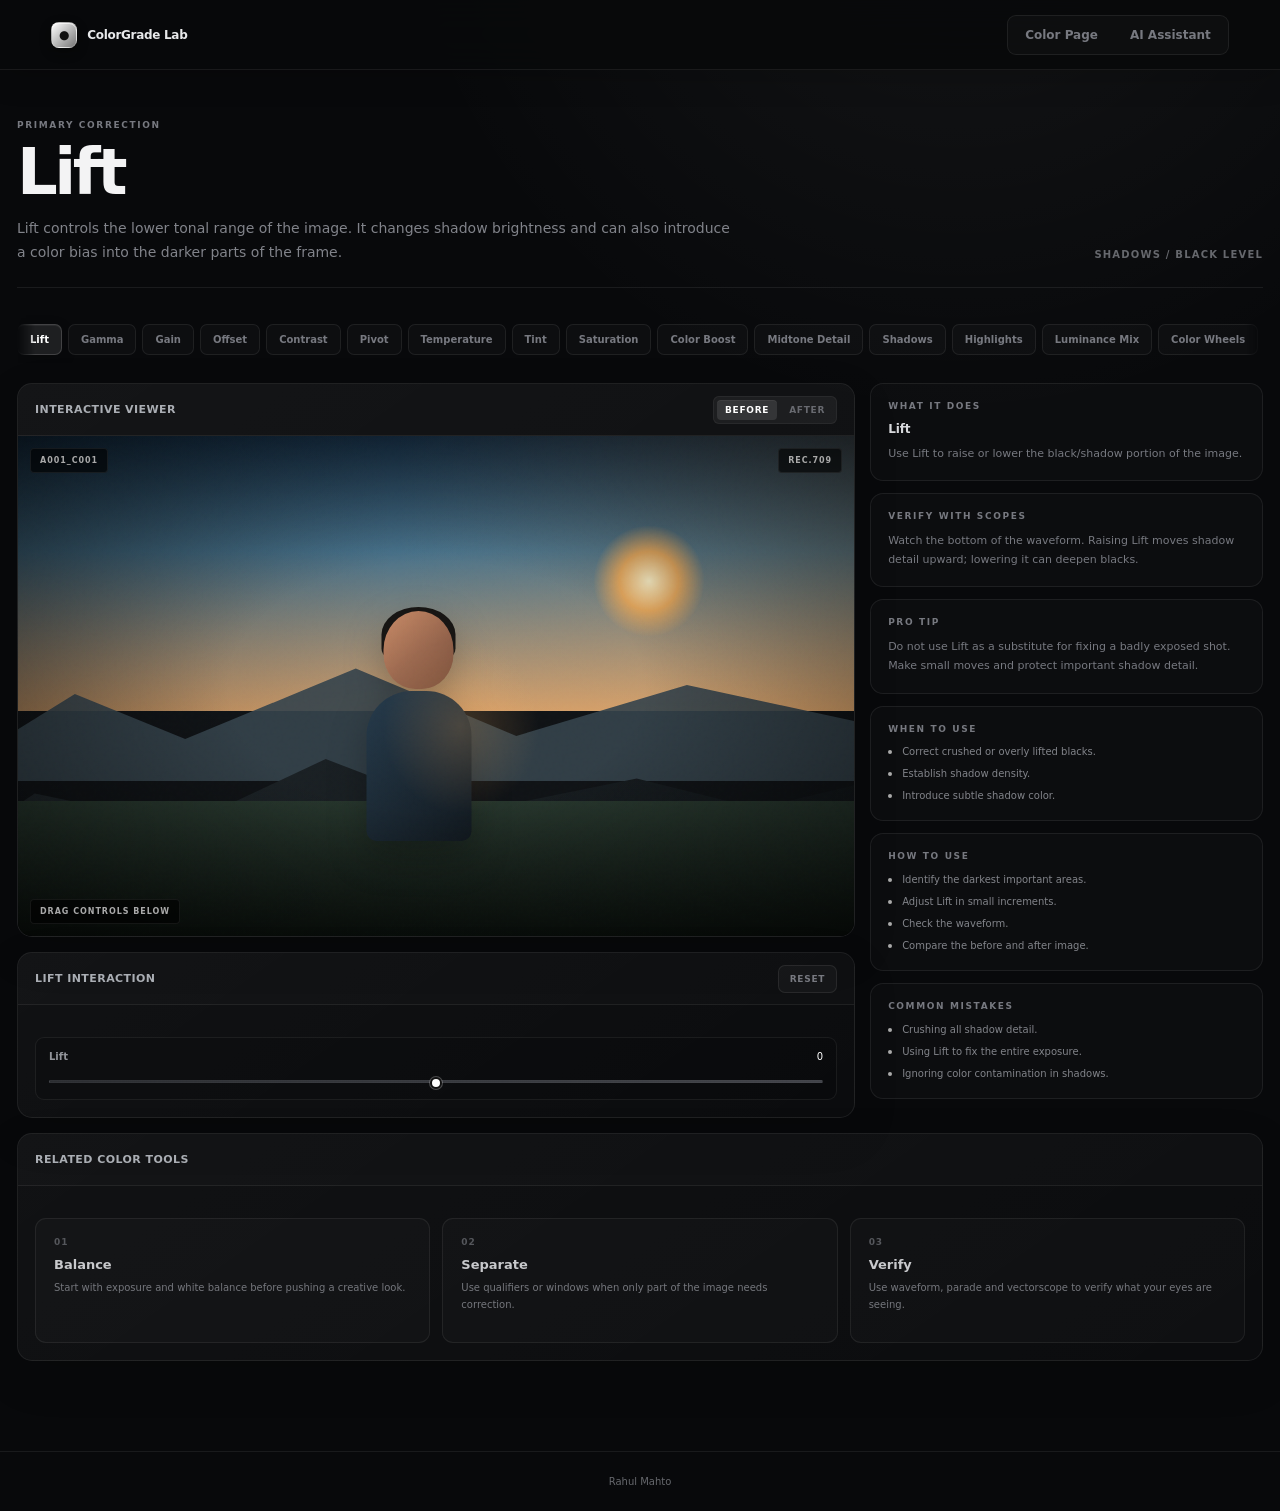
<file: tool.html>
<!DOCTYPE html>
<html lang="en">
<head>

<meta charset="UTF-8">

<meta name="viewport" content="width=device-width, initial-scale=1.0">

<title>ColorGrade Lab — Tool</title>
<link rel="stylesheet" href="style.css">

<style>

/* =========================================================
   RESET
========================================================= */

* {
    box-sizing: border-box;
    margin: 0;
    padding: 0;
}

html {
    scroll-behavior: smooth;
}

body {

    min-height: 100vh;

    background:
        radial-gradient(
            circle at 75% -10%,
            rgba(255,255,255,.055),
            transparent 30%
        ),
        #08090b;

    color: #eeeeef;

    font-family:
        Inter,
        ui-sans-serif,
        system-ui,
        -apple-system,
        BlinkMacSystemFont,
        "Segoe UI",
        sans-serif;
}

button,
input {
    font: inherit;
}

button {
    cursor: pointer;
}

a {
    color: inherit;
    text-decoration: none;
}


/* =========================================================
   NAV
========================================================= */

.topbar {

    height: 70px;

    padding: 0 clamp(18px,4vw,60px);

    display: flex;

    align-items: center;

    justify-content: space-between;

    border-bottom:
        1px solid rgba(255,255,255,.07);

    background:
        rgba(8,9,11,.9);

    backdrop-filter:
        blur(20px);

    position: sticky;

    top: 0;

    z-index: 100;
}

.logo {

    display: flex;

    align-items: center;

    gap: 10px;

    font-weight: 750;

    letter-spacing: -.025em;
}

.logo-mark {

    width: 26px;

    height: 26px;

    display: grid;

    place-items: center;

    border-radius: 8px;

    background:
        linear-gradient(
            135deg,
            #fff,
            #777
        );

    color: #111;

    font-size: 12px;
}

.nav {

    display: flex;

    gap: 6px;

    padding: 4px;

    border:
        1px solid rgba(255,255,255,.07);

    border-radius: 9px;

    background:
        rgba(255,255,255,.025);
}

.nav a {

    padding: 8px 13px;

    border-radius: 6px;

    color: #777980;

    font-size: 12px;
}

.nav a:hover,
.nav a.active {

    color: white;

    background:
        rgba(255,255,255,.08);
}


/* =========================================================
   PAGE
========================================================= */

.page {

    width:
        min(1450px, calc(100% - 34px));

    margin: auto;

    padding:
        50px 0 90px;
}


/* =========================================================
   TOOL HEADER
========================================================= */

.tool-header {

    display: grid;

    grid-template-columns:
        1fr auto;

    gap: 30px;

    align-items: end;

    margin-bottom: 25px;
}

.eyebrow {

    color: #777980;

    font-size: 9px;

    font-weight: 750;

    letter-spacing: .18em;

    text-transform: uppercase;

    margin-bottom: 9px;
}

.tool-header h1 {

    font-size:
        clamp(38px,5vw,68px);

    line-height: .98;

    letter-spacing: -.055em;

    margin-bottom: 14px;
}

.tool-header p {

    max-width: 720px;

    color: #81838a;

    font-size: 14px;

    line-height: 1.7;
}

.category {

    text-align: right;

    color: #66686d;

    font-size: 10px;

    letter-spacing: .12em;
}


/* =========================================================
   TOOL NAV
========================================================= */

.tool-nav {

    display: flex;

    gap: 6px;

    overflow-x: auto;

    padding-bottom: 8px;

    margin-bottom: 20px;
}

.tool-nav::-webkit-scrollbar {
    height: 3px;
}

.tool-nav::-webkit-scrollbar-thumb {
    background: #333;
}

.tool-nav button {

    flex: 0 0 auto;

    border:
        1px solid rgba(255,255,255,.07);

    background:
        rgba(255,255,255,.025);

    color: #777980;

    padding:
        9px 12px;

    border-radius: 7px;

    font-size: 10px;

    transition: .2s ease;
}

.tool-nav button:hover,
.tool-nav button.active {

    color: white;

    background:
        rgba(255,255,255,.09);

    border-color:
        rgba(255,255,255,.16);
}


/* =========================================================
   MAIN WORKSPACE
========================================================= */

.workspace {

    display: grid;

    grid-template-columns:
        minmax(0,1.6fr)
        minmax(300px,.75fr);

    gap: 15px;

    align-items: start;
}


/* =========================================================
   PANEL
========================================================= */

.panel {

    border:
        1px solid rgba(255,255,255,.075);

    border-radius: 15px;

    background:
        linear-gradient(
            145deg,
            rgba(255,255,255,.04),
            rgba(255,255,255,.014)
        );

    overflow: hidden;
}

.panel-header {

    min-height: 52px;

    padding:
        0 17px;

    display: flex;

    align-items: center;

    justify-content: space-between;

    border-bottom:
        1px solid rgba(255,255,255,.065);
}

.panel-header strong {

    font-size: 11px;

    letter-spacing: .04em;
}

.panel-header span {

    color: #62646a;

    font-size: 9px;

    letter-spacing: .1em;
}

.panel-body {
    padding: 17px;
}


/* =========================================================
   IMAGE VIEWER
========================================================= */

.viewer {

    min-height:
        500px;

    position: relative;

    overflow: hidden;

    background:
        #050607;
}

.photo {

    position: absolute;

    inset: 0;

    overflow: hidden;

    transition:
        filter .15s ease;
}


/* cinematic photographic-style scene */

.photo-sky {

    position: absolute;

    inset: 0 0 45% 0;

    background:
        linear-gradient(
            180deg,
            #173047 0%,
            #47718a 42%,
            #d19d69 100%
        );

    transition:
        filter .15s ease;
}

.photo-sun {

    position: absolute;

    width: 110px;

    height: 110px;

    right: 18%;

    top: 18%;

    border-radius: 50%;

    background:
        radial-gradient(
            circle,
            #fff2c7 0,
            #e8a85b 38%,
            rgba(232,168,91,.05) 70%
        );

    filter:
        blur(.5px);
}

.photo-mountain-back {

    position: absolute;

    left: -10%;

    right: -10%;

    bottom: 31%;

    height: 30%;

    background:
        #35434c;

    clip-path:
        polygon(
            0 100%,
            14% 42%,
            25% 72%,
            42% 25%,
            58% 70%,
            75% 36%,
            100% 72%,
            100% 100%
        );
}

.photo-mountain-front {

    position: absolute;

    left: -10%;

    right: -10%;

    bottom: 15%;

    height: 30%;

    background:
        linear-gradient(
            135deg,
            #20272b,
            #101417
        );

    clip-path:
        polygon(
            0 100%,
            10% 55%,
            25% 76%,
            39% 32%,
            53% 68%,
            70% 45%,
            82% 65%,
            100% 36%,
            100% 100%
        );
}

.photo-ground {

    position: absolute;

    left: 0;

    right: 0;

    bottom: 0;

    height: 27%;

    background:
        linear-gradient(
            180deg,
            #26352c,
            #0c120e
        );
}

.photo-subject {

    position: absolute;

    left: 48%;

    bottom: 19%;

    width: 105px;

    height: 230px;

    transform:
        translateX(-50%);
}

.photo-head {

    position: absolute;

    width: 70px;

    height: 78px;

    left: 17px;

    top: 0;

    border-radius:
        50% 50% 45% 45%;

    background:
        linear-gradient(
            135deg,
            #c98b67,
            #704838
        );
}

.photo-hair {

    position: absolute;

    width: 74px;

    height: 55px;

    left: 15px;

    top: -4px;

    border-radius:
        50% 50% 25% 25%;

    background:
        #171513;
}

.photo-body {

    position: absolute;

    width: 105px;

    height: 150px;

    left: 0;

    bottom: 0;

    border-radius:
        45px 45px 10px 10px;

    background:
        linear-gradient(
            135deg,
            #263b4c,
            #11181e
        );
}

.photo-highlight {

    position: absolute;

    left: 53%;

    bottom: 23%;

    width: 170px;

    height: 190px;

    background:
        radial-gradient(
            ellipse,
            rgba(255,180,100,.2),
            transparent 65%
        );

    pointer-events: none;
}

.photo-vignette {

    position: absolute;

    inset: 0;

    background:
        radial-gradient(
            ellipse,
            transparent 35%,
            rgba(0,0,0,.55) 100%
        );

    pointer-events: none;
}

.photo-grain {

    position: absolute;

    inset: 0;

    opacity: .07;

    background-image:
        url("data:image/svg+xml,%3Csvg viewBox='0 0 180 180' xmlns='http://www.w3.org/2000/svg'%3E%3Cfilter id='n'%3E%3CfeTurbulence type='fractalNoise' baseFrequency='.8' numOctaves='4' stitchTiles='stitch'/%3E%3C/filter%3E%3Crect width='100%25' height='100%25' filter='url(%23n)' opacity='.7'/%3E%3C/svg%3E");

    pointer-events: none;
}


/* =========================================================
   VIEWER INFO
========================================================= */

.viewer-label {

    position: absolute;

    z-index: 10;

    padding: 7px 9px;

    background:
        rgba(0,0,0,.62);

    color: #aaa;

    font-size: 8px;

    letter-spacing: .12em;

    border-radius: 4px;
}

.viewer-label.top {
    top: 12px;
    left: 12px;
}

.viewer-label.right {
    top: 12px;
    right: 12px;
}

.viewer-label.bottom {
    bottom: 12px;
    left: 12px;
}


/* =========================================================
   BEFORE AFTER
========================================================= */

.compare-toggle {

    display: flex;

    gap: 4px;

    padding: 3px;

    border-radius: 6px;

    background:
        rgba(255,255,255,.05);
}

.compare-toggle button {

    border: 0;

    background: transparent;

    color: #686a70;

    padding: 5px 8px;

    border-radius: 4px;

    font-size: 9px;
}

.compare-toggle button.active {

    color: white;

    background:
        rgba(255,255,255,.1);
}


/* =========================================================
   RIGHT INFORMATION
========================================================= */

.info-stack {

    display: grid;

    gap: 12px;
}

.info-card {

    padding: 17px;

    border:
        1px solid rgba(255,255,255,.07);

    border-radius: 13px;

    background:
        rgba(255,255,255,.02);
}

.info-card h3 {

    font-size: 12px;

    margin-bottom: 9px;
}

.info-card p {

    color: #777980;

    font-size: 11px;

    line-height: 1.7;
}

.info-card ul {

    list-style: none;

    display: grid;

    gap: 7px;
}

.info-card li {

    position: relative;

    padding-left: 14px;

    color: #82848a;

    font-size: 10px;

    line-height: 1.5;
}

.info-card li::before {

    content: "";

    width: 4px;

    height: 4px;

    border-radius: 50%;

    background: #aaa;

    position: absolute;

    left: 0;

    top: 6px;
}


/* =========================================================
   CONTROL AREA
========================================================= */

.controls {

    display: grid;

    gap: 10px;

    margin-top: 15px;
}

.control {

    padding: 13px;

    border:
        1px solid rgba(255,255,255,.065);

    border-radius: 9px;

    background:
        rgba(0,0,0,.12);
}

.control-top {

    display: flex;

    align-items: center;

    justify-content: space-between;

    margin-bottom: 9px;
}

.control-top label {

    color: #92949a;

    font-size: 10px;
}

.readout {

    color: white;

    font-size: 10px;

    font-variant-numeric: tabular-nums;
}

input[type="range"] {

    width: 100%;

    appearance: none;

    height: 3px;

    border-radius: 999px;

    background:
        rgba(255,255,255,.12);

    outline: none;
}

input[type="range"]::-webkit-slider-thumb {

    appearance: none;

    width: 12px;

    height: 12px;

    border-radius: 50%;

    background: white;

    border: 2px solid #111;

    box-shadow:
        0 0 0 1px rgba(255,255,255,.25);
}


/* =========================================================
   COLOR WHEELS
========================================================= */

.wheel-grid {

    display: grid;

    grid-template-columns:
        repeat(4,1fr);

    gap: 12px;
}

.wheel-card {

    padding: 14px;

    border:
        1px solid rgba(255,255,255,.065);

    border-radius: 12px;

    background:
        rgba(0,0,0,.15);

    text-align: center;
}

.wheel {

    width: 150px;

    height: 150px;

    max-width: 100%;

    aspect-ratio: 1;

    margin: 0 auto 11px;

    position: relative;

    border-radius: 50%;

    background:
        conic-gradient(
            #ff5555,
            #ffdb4c,
            #5fe77d,
            #49d9ff,
            #5577ff,
            #c45dff,
            #ff4d88,
            #ff5555
        );

    box-shadow:
        inset 0 0 0 25px #101114,
        inset 0 0 0 27px rgba(255,255,255,.07),
        0 12px 30px rgba(0,0,0,.25);
}

.wheel::before {

    content: "";

    position: absolute;

    inset: 28px;

    border-radius: 50%;

    background:
        radial-gradient(
            circle,
            #26272a,
            #0b0c0e 75%
        );

    border:
        1px solid rgba(255,255,255,.1);
}

.wheel-knob {

    position: absolute;

    width: 12px;

    height: 12px;

    left: 50%;

    top: 50%;

    transform:
        translate(-50%,-50%);

    border-radius: 50%;

    background: white;

    box-shadow:
        0 0 0 3px rgba(255,255,255,.2),
        0 3px 12px black;

    z-index: 2;

    pointer-events: none;
}

.wheel-card strong {

    display: block;

    font-size: 12px;
}

.wheel-card small {

    display: block;

    color: #686a70;

    font-size: 8px;

    letter-spacing: .1em;

    margin-top: 2px;
}


/* =========================================================
   CURVES
========================================================= */

.curve-layout {

    display: grid;

    grid-template-columns:
        1fr 170px;

    gap: 14px;
}

.curve-box {

    height: 390px;

    border:
        1px solid rgba(255,255,255,.07);

    background:
        #08090a;

    border-radius: 10px;

    position: relative;

    overflow: hidden;
}

.curve-grid {

    position: absolute;

    inset: 0;

    background:
        repeating-linear-gradient(
            to right,
            transparent 0,
            transparent calc(10% - 1px),
            rgba(255,255,255,.065) 10%
        ),
        repeating-linear-gradient(
            to bottom,
            transparent 0,
            transparent calc(10% - 1px),
            rgba(255,255,255,.065) 10%
        );
}

.curve-diagonal {

    position: absolute;

    left: 0;

    bottom: 0;

    width: 100%;

    height: 100%;

    clip-path:
        polygon(
            0 100%,
            100% 0,
            100% 1%,
            0 101%
        );

    background:
        rgba(255,255,255,.55);

    opacity: .55;
}

.curve-line {

    position: absolute;

    left: 0;

    bottom: 0;

    width: 100%;

    height: 100%;

    pointer-events: none;
}

.curve-point {

    width: 15px;

    height: 15px;

    position: absolute;

    left: 50%;

    top: 50%;

    transform:
        translate(-50%,-50%);

    border-radius: 50%;

    background: white;

    border:
        3px solid #151619;

    box-shadow:
        0 0 0 1px rgba(255,255,255,.4),
        0 4px 15px black;

    cursor: grab;
}

.curve-side {

    display: grid;

    gap: 8px;

    align-content: start;
}

.curve-mode {

    padding: 10px;

    border:
        1px solid rgba(255,255,255,.07);

    border-radius: 8px;

    color: #777980;

    background:
        rgba(255,255,255,.025);

    font-size: 10px;

    cursor: pointer;
}

.curve-mode.active {

    color: white;

    border-color:
        rgba(255,255,255,.2);

    background:
        rgba(255,255,255,.08);
}


/* =========================================================
   QUALIFIER
========================================================= */

.qualifier-layout {

    display: grid;

    grid-template-columns:
        1fr 280px;

    gap: 14px;
}

.qualifier-image {

    height: 420px;

    position: relative;

    overflow: hidden;

    border-radius: 10px;

    background:
        linear-gradient(
            135deg,
            #233e52,
            #c38b65 52%,
            #172019
        );
}

.qualifier-person {

    position: absolute;

    width: 190px;

    height: 340px;

    left: 50%;

    bottom: 0;

    transform:
        translateX(-50%);
}

.qualifier-face {

    position: absolute;

    width: 115px;

    height: 140px;

    top: 30px;

    left: 38px;

    border-radius:
        50% 50% 45% 45%;

    background:
        #b97559;
}

.qualifier-shirt {

    position: absolute;

    width: 190px;

    height: 220px;

    bottom: 0;

    border-radius:
        55px 55px 0 0;

    background:
        #283746;
}

.qualifier-sky {

    position: absolute;

    inset: 0 0 55%;

    background:
        linear-gradient(
            180deg,
            #315e79,
            #a5c2cc
        );
}

.qualifier-matte {

    position: absolute;

    inset: 0;

    background:
        rgba(255,255,255,.86);

    mix-blend-mode:
        multiply;

    opacity: .05;

    pointer-events: none;
}

.qualifier-selection {

    position: absolute;

    left: 25%;

    top: 28%;

    width: 50%;

    height: 30%;

    border:
        2px solid #fff;

    box-shadow:
        0 0 0 999px rgba(0,0,0,.35);

    border-radius: 50%;

    pointer-events: none;
}

.hue-strip {

    height: 18px;

    border-radius: 5px;

    background:
        linear-gradient(
            90deg,
            #f00,
            #ff0,
            #0f0,
            #0ff,
            #00f,
            #f0f,
            #f00
        );

    margin-bottom: 13px;
}

.qualifier-controls {

    display: grid;

    gap: 10px;
}


/* =========================================================
   POWER WINDOW
========================================================= */

.window-layout {

    display: grid;

    grid-template-columns:
        1fr 270px;

    gap: 14px;
}

.window-scene {

    height: 420px;

    position: relative;

    overflow: hidden;

    border-radius: 10px;

    background:
        linear-gradient(
            180deg,
            #456a80 0%,
            #b78a60 48%,
            #172018 49%,
            #0b100c 100%
        );
}

.window-sun {

    position: absolute;

    width: 100px;

    height: 100px;

    border-radius: 50%;

    background:
        #f1c17d;

    top: 18%;

    right: 18%;
}

.window-mountain {

    position: absolute;

    inset:
        42% -10% 0;

    background:
        #17221d;

    clip-path:
        polygon(
            0 100%,
            20% 45%,
            34% 68%,
            53% 22%,
            70% 65%,
            82% 40%,
            100% 65%,
            100% 100%
        );
}

.window-subject {

    position: absolute;

    left: 50%;

    bottom: 15%;

    transform:
        translateX(-50%);

    width: 80px;

    height: 190px;

    border-radius:
        35px 35px 10px 10px;

    background:
        #263b4d;
}

.power-window {

    position: absolute;

    width: 280px;

    height: 180px;

    left: 50%;

    top: 48%;

    transform:
        translate(-50%,-50%);

    border:
        2px solid #fff;

    border-radius: 50%;

    box-shadow:
        0 0 0 999px rgba(0,0,0,.42);

    cursor: move;
}

.window-handle {

    width: 10px;

    height: 10px;

    border-radius: 50%;

    background: white;

    border:
        2px solid #111;

    position: absolute;
}

.handle-tl {
    left: -6px;
    top: -6px;
}

.handle-tr {
    right: -6px;
    top: -6px;
}

.handle-bl {
    left: -6px;
    bottom: -6px;
}

.handle-br {
    right: -6px;
    bottom: -6px;
}

.window-tools {

    display: grid;

    gap: 7px;
}

.window-tools button {

    padding: 9px;

    border:
        1px solid rgba(255,255,255,.07);

    background:
        rgba(255,255,255,.025);

    color: #888a90;

    border-radius: 7px;

    font-size: 10px;
}

.window-tools button.active {

    color: white;

    background:
        rgba(255,255,255,.1);
}


/* =========================================================
   TRACKER
========================================================= */

.tracker-scene {

    height: 420px;

    border-radius: 10px;

    overflow: hidden;

    position: relative;

    background:
        linear-gradient(
            120deg,
            #14262f,
            #526b70 50%,
            #18221d
        );
}

.tracker-road {

    position: absolute;

    left: 0;

    right: 0;

    bottom: 0;

    height: 42%;

    background:
        #15191a;

    clip-path:
        polygon(
            32% 0,
            68% 0,
            100% 100%,
            0 100%
        );
}

.tracker-subject {

    position: absolute;

    width: 85px;

    height: 135px;

    border-radius:
        35px 35px 10px 10px;

    background:
        #c07858;

    left: 30%;

    top: 40%;

    transform:
        translate(-50%,-50%);
}

.tracker-box {

    position: absolute;

    width: 130px;

    height: 175px;

    left: 30%;

    top: 40%;

    transform:
        translate(-50%,-50%);

    border:
        2px solid white;

    pointer-events: none;

    transition:
        left .25s ease,
        top .25s ease;
}

.tracker-cross {

    position: absolute;

    left: 50%;

    top: 50%;

    transform:
        translate(-50%,-50%);

    width: 22px;

    height: 22px;
}

.tracker-cross::before,
.tracker-cross::after {

    content: "";

    position: absolute;

    background: white;
}

.tracker-cross::before {

    width: 22px;

    height: 1px;

    top: 10px;

    left: 0;
}

.tracker-cross::after {

    width: 1px;

    height: 22px;

    left: 10px;

    top: 0;
}


/* =========================================================
   NODES
========================================================= */

.node-editor {

    min-height: 430px;

    position: relative;

    overflow: hidden;

    background:
        #070809;

    border-radius: 10px;

    background-image:
        radial-gradient(
            rgba(255,255,255,.06) 1px,
            transparent 1px
        );

    background-size:
        22px 22px;
}

.node-line {

    position: absolute;

    height: 1px;

    background:
        rgba(255,255,255,.25);

    transform-origin:
        left center;
}

.node-box {

    position: absolute;

    width: 120px;

    min-height: 70px;

    padding: 11px;

    border:
        1px solid rgba(255,255,255,.15);

    border-radius: 8px;

    background:
        linear-gradient(
            145deg,
            #202124,
            #111214
        );

    cursor: pointer;

    transition:
        .2s ease;
}

.node-box:hover,
.node-box.active {

    border-color:
        rgba(255,255,255,.5);

    box-shadow:
        0 0 25px rgba(255,255,255,.05);
}

.node-box strong {

    display: block;

    font-size: 11px;

    margin-bottom: 4px;
}

.node-box small {

    color: #696b70;

    font-size: 8px;

    line-height: 1.4;
}


/* =========================================================
   GALLERY
========================================================= */

.gallery-layout {

    display: grid;

    grid-template-columns:
        1fr 1fr;

    gap: 14px;
}

.still {

    height: 330px;

    position: relative;

    overflow: hidden;

    border-radius: 10px;

    background:
        linear-gradient(
            145deg,
            #31556b,
            #b97c53 55%,
            #172019
        );
}

.still.after {

    background:
        linear-gradient(
            145deg,
            #1b3441,
            #b86f43 55%,
            #101612
        );

    filter:
        contrast(1.1)
        saturate(.88);
}

.still-label {

    position: absolute;

    left: 10px;

    top: 10px;

    padding: 5px 7px;

    border-radius: 4px;

    background:
        rgba(0,0,0,.6);

    color: #aaa;

    font-size: 8px;

    letter-spacing: .1em;
}

.wipe {

    position: absolute;

    top: 0;

    bottom: 0;

    left: 50%;

    width: 2px;

    background: white;

    cursor: ew-resize;

}

.wipe::after {

    content: "↔";

    position: absolute;

    top: 50%;

    left: 50%;

    transform:
        translate(-50%,-50%);

    width: 28px;

    height: 28px;

    border-radius: 50%;

    background: #fff;

    color: #111;

    display: grid;

    place-items: center;

    font-size: 11px;
}


/* =========================================================
   LUT
========================================================= */

.lut-preview {

    height: 420px;

    border-radius: 10px;

    position: relative;

    overflow: hidden;

    background:
        linear-gradient(
            135deg,
            #22465a,
            #db9861 48%,
            #132019
        );

    transition:
        filter .2s ease;
}

.lut-subject {

    position: absolute;

    width: 110px;

    height: 220px;

    left: 50%;

    bottom: 0;

    transform:
        translateX(-50%);

    background:
        #b97758;

    border-radius:
        50px 50px 0 0;
}

.lut-info {

    position: absolute;

    left: 15px;

    bottom: 15px;

    color: white;

    font-size: 10px;

    background:
        rgba(0,0,0,.55);

    padding: 9px;

    border-radius: 7px;
}


/* =========================================================
   RGB MIXER
========================================================= */

.mixer {

    display: grid;

    grid-template-columns:
        repeat(3,1fr);

    gap: 12px;
}

.mixer-channel {

    padding: 15px;

    border:
        1px solid rgba(255,255,255,.07);

    border-radius: 10px;

    background:
        rgba(255,255,255,.02);
}

.channel-name {

    font-weight: 750;

    font-size: 13px;

    margin-bottom: 13px;
}

.mix-row {

    margin-bottom: 12px;
}

.mix-row label {

    display: flex;

    justify-content: space-between;

    color: #777980;

    font-size: 9px;

    margin-bottom: 5px;
}


/* =========================================================
   SCOPES
========================================================= */

.scopes {

    display: grid;

    grid-template-columns:
        repeat(2,1fr);

    gap: 12px;
}

.scope {

    height: 300px;

    border:
        1px solid rgba(255,255,255,.07);

    border-radius: 10px;

    background:
        #060708;

    position: relative;

    overflow: hidden;
}

.scope-grid {

    position: absolute;

    inset: 0;

    background:
        repeating-linear-gradient(
            to bottom,
            transparent 0,
            transparent calc(20% - 1px),
            rgba(255,255,255,.07) 20%
        ),
        repeating-linear-gradient(
            to right,
            transparent 0,
            transparent calc(20% - 1px),
            rgba(255,255,255,.045) 20%
        );
}

.waveform {

    position: absolute;

    inset:
        12% 5%;

    background:
        radial-gradient(
            ellipse at 25% 50%,
            rgba(255,255,255,.5),
            transparent 25%
        ),
        radial-gradient(
            ellipse at 50% 40%,
            rgba(255,255,255,.65),
            transparent 26%
        ),
        radial-gradient(
            ellipse at 76% 30%,
            rgba(255,255,255,.42),
            transparent 24%
        );
}

.parade {

    position: absolute;

    inset:
        12% 8%;

    display: grid;

    grid-template-columns:
        repeat(3,1fr);

    gap: 8px;

    align-items: end;
}

.parade div {

    height: 60%;

    background:
        linear-gradient(
            to top,
            rgba(255,255,255,.18),
            rgba(255,255,255,.65)
        );

    clip-path:
        polygon(
            0 85%,
            15% 40%,
            30% 60%,
            45% 25%,
            60% 55%,
            78% 35%,
            100% 65%,
            100% 100%,
            0 100%
        );
}

.vector {

    position: absolute;

    width: 190px;

    height: 190px;

    left: 50%;

    top: 50%;

    transform:
        translate(-50%,-50%);

    border:
        1px solid rgba(255,255,255,.25);

    border-radius: 50%;
}

.vector::before,
.vector::after {

    content: "";

    position: absolute;

    background:
        rgba(255,255,255,.14);
}

.vector::before {

    left: 50%;

    top: 0;

    bottom: 0;

    width: 1px;
}

.vector::after {

    top: 50%;

    left: 0;

    right: 0;

    height: 1px;
}

.vector-point {

    position: absolute;

    width: 8px;

    height: 8px;

    border-radius: 50%;

    background: white;

    left: 63%;

    top: 36%;

    box-shadow:
        0 0 14px rgba(255,255,255,.5);
}

.scope-title {

    position: absolute;

    top: 9px;

    left: 10px;

    color: #66686d;

    font-size: 8px;

    letter-spacing: .12em;
}


/* =========================================================
   PRIMARY BARS
========================================================= */

.bars {

    display: grid;

    gap: 12px;
}

.bar-row {

    display: grid;

    grid-template-columns:
        80px 1fr 55px;

    align-items: center;

    gap: 10px;
}

.bar-name {

    color: #888a90;

    font-size: 10px;
}

.bar-track {

    height: 14px;

    border-radius: 4px;

    background:
        linear-gradient(
            to right,
            #303236,
            #777,
            #303236
        );

    position: relative;

    overflow: hidden;
}

.bar-fill {

    position: absolute;

    top: 0;

    bottom: 0;

    left: 50%;

    width: 2px;

    background: white;
}

.bar-value {

    text-align: right;

    font-size: 9px;

    color: #aaa;
}


/* =========================================================
   DESCRIPTION SECTIONS
========================================================= */

.explanation-grid {

    display: grid;

    grid-template-columns:
        repeat(3,1fr);

    gap: 12px;

    margin-top: 15px;
}

.explanation {

    padding: 18px;

    border:
        1px solid rgba(255,255,255,.065);

    border-radius: 11px;

    background:
        rgba(255,255,255,.02);
}

.explanation-number {

    color: #55575c;

    font-size: 9px;

    margin-bottom: 10px;
}

.explanation h3 {

    font-size: 13px;

    margin-bottom: 7px;
}

.explanation p {

    color: #75777d;

    font-size: 10px;

    line-height: 1.7;
}


/* =========================================================
   RESET
========================================================= */

.reset-button {

    border:
        1px solid rgba(255,255,255,.08);

    background:
        rgba(255,255,255,.03);

    color: #777980;

    padding:
        8px 11px;

    border-radius: 7px;

    font-size: 9px;
}

.reset-button:hover {

    color: white;

    background:
        rgba(255,255,255,.08);
}


/* =========================================================
   FOOTER
========================================================= */

footer {

    border-top:
        1px solid rgba(255,255,255,.07);

    text-align: center;

    padding: 24px;

    color: #66686d;

    font-size: 10px;
}


/* =========================================================
   RESPONSIVE
========================================================= */

@media (max-width: 1050px) {

    .workspace {

        grid-template-columns:
            1fr;

    }

    .info-stack {

        grid-template-columns:
            repeat(3,1fr);

    }

    .wheel-grid {

        grid-template-columns:
            repeat(2,1fr);

    }

}


@media (max-width: 760px) {

    .page {

        width:
            calc(100% - 20px);

        padding-top: 30px;

    }

    .tool-header {

        grid-template-columns:
            1fr;

    }

    .category {

        text-align: left;

    }

    .info-stack {

        grid-template-columns:
            1fr;

    }

    .curve-layout,
    .qualifier-layout,
    .window-layout {

        grid-template-columns:
            1fr;

    }

    .gallery-layout {

        grid-template-columns:
            1fr;

    }

    .mixer {

        grid-template-columns:
            1fr;

    }

    .scopes {

        grid-template-columns:
            1fr;

    }

    .explanation-grid {

        grid-template-columns:
            1fr;

    }

    .viewer {

        min-height: 380px;

    }

}

</style>

</head>


<body>


<!-- =========================================================
     NAV
========================================================= -->

<header class="topbar">

    <a href="index.html" class="logo">

        <span class="logo-mark">
            ●
        </span>

        <span>
            ColorGrade Lab
        </span>

    </a>


    <nav class="nav">

        <a href="index.html">
            Color Page
        </a>

        <a href="ai.html">
            AI Assistant
        </a>

    </nav>

</header>



<!-- =========================================================
     PAGE
========================================================= -->

<main class="page">


    <!-- =====================================================
         HEADER
    ====================================================== -->

    <section class="tool-header">

        <div>

            <div
                class="eyebrow"
                id="category"
            >
                PRIMARY CORRECTION
            </div>

            <h1 id="name">
                Lift
            </h1>

            <p id="intro">
                Controls the lower tonal range of an image,
                affecting shadows and black levels.
            </p>

        </div>


        <div
            class="category"
            id="subtitle"
        >
            SHADOWS / BLACK LEVEL
        </div>

    </section>



    <!-- =====================================================
         TOOL NAV
    ====================================================== -->

    <div class="tool-nav">

        <button data-tool="Lift">
            Lift
        </button>

        <button data-tool="Gamma">
            Gamma
        </button>

        <button data-tool="Gain">
            Gain
        </button>

        <button data-tool="Offset">
            Offset
        </button>

        <button data-tool="Contrast">
            Contrast
        </button>

        <button data-tool="Pivot">
            Pivot
        </button>

        <button data-tool="Temperature">
            Temperature
        </button>

        <button data-tool="Tint">
            Tint
        </button>

        <button data-tool="Saturation">
            Saturation
        </button>

        <button data-tool="Color Boost">
            Color Boost
        </button>

        <button data-tool="Midtone Detail">
            Midtone Detail
        </button>

        <button data-tool="Shadows">
            Shadows
        </button>

        <button data-tool="Highlights">
            Highlights
        </button>

        <button data-tool="Luminance Mix">
            Luminance Mix
        </button>

        <button data-tool="Color Wheels">
            Color Wheels
        </button>

        <button data-tool="Primary Bars">
            Primary Bars
        </button>

        <button data-tool="Log Wheels">
            Log Wheels
        </button>

        <button data-tool="Curves">
            Curves
        </button>

        <button data-tool="Qualifier">
            Qualifier
        </button>

        <button data-tool="Power Windows">
            Power Windows
        </button>

        <button data-tool="Tracker">
            Tracker
        </button>

        <button data-tool="Nodes">
            Nodes
        </button>

        <button data-tool="Gallery">
            Gallery
        </button>

        <button data-tool="LUTs">
            LUTs
        </button>

        <button data-tool="RGB Mixer">
            RGB Mixer
        </button>

        <button data-tool="Scopes">
            Scopes
        </button>

    </div>



    <!-- =====================================================
         WORKSPACE
    ====================================================== -->

    <section class="workspace">


        <!-- =================================================
             LEFT
        ================================================== -->

        <div>


            <!-- =============================================
                 VIEWER
            ============================================== -->

            <div class="panel">

                <div class="panel-header">

                    <strong>
                        INTERACTIVE VIEWER
                    </strong>

                    <div class="compare-toggle">

                        <button
                            id="beforeButton"
                            class="active"
                        >
                            BEFORE
                        </button>

                        <button
                            id="afterButton"
                        >
                            AFTER
                        </button>

                    </div>

                </div>


                <div
                    class="viewer"
                    id="viewer"
                >

                    <div
                        class="photo"
                        id="photo"
                    >

                        <div class="photo-sky"></div>

                        <div class="photo-sun"></div>

                        <div class="photo-mountain-back"></div>

                        <div class="photo-mountain-front"></div>

                        <div class="photo-ground"></div>

                        <div class="photo-subject">

                            <div class="photo-hair"></div>

                            <div class="photo-head"></div>

                            <div class="photo-body"></div>

                        </div>

                        <div class="photo-highlight"></div>

                        <div class="photo-vignette"></div>

                        <div class="photo-grain"></div>

                    </div>


                    <div class="viewer-label top">
                        A001_C001
                    </div>

                    <div class="viewer-label right">
                        REC.709
                    </div>

                    <div class="viewer-label bottom">
                        DRAG CONTROLS BELOW
                    </div>

                </div>

            </div>



            <!-- =============================================
                 DEMO AREA
            ============================================== -->

            <div
                class="panel"
                style="margin-top:15px;"
            >

                <div class="panel-header">

                    <strong id="demoTitle">
                        LIFT INTERACTION
                    </strong>

                    <button
                        class="reset-button"
                        id="resetButton"
                    >
                        RESET
                    </button>

                </div>


                <div
                    class="panel-body"
                    id="demo"
                >

                    <!-- dynamic -->
                    
                </div>

            </div>


        </div>



        <!-- =================================================
             RIGHT
        ================================================== -->

        <aside class="info-stack">


            <!-- WHAT -->

            <div class="info-card">

                <div class="eyebrow">
                    WHAT IT DOES
                </div>

                <h3 id="whatName">
                    Lift
                </h3>

                <p id="what">
                    Controls the shadow portion of the image.
                </p>

            </div>



            <!-- SCOPE -->

            <div class="info-card">

                <div class="eyebrow">
                    VERIFY WITH SCOPES
                </div>

                <p id="scope">
                    Watch the lower portion of the waveform.
                    Avoid crushing important shadow detail.
                </p>

            </div>



            <!-- TIP -->

            <div class="info-card">

                <div class="eyebrow">
                    PRO TIP
                </div>

                <p id="tip">
                    Make small moves and evaluate the image
                    rather than pushing the control aggressively.
                </p>

            </div>



            <!-- USE -->

            <div class="info-card">

                <div class="eyebrow">
                    WHEN TO USE
                </div>

                <ul id="uses">

                    <li>
                        Correct an obvious tonal problem.
                    </li>

                    <li>
                        Establish a clean starting point.
                    </li>

                    <li>
                        Refine the image before creative work.
                    </li>

                </ul>

            </div>



            <!-- STEPS -->

            <div class="info-card">

                <div class="eyebrow">
                    HOW TO USE
                </div>

                <ul id="steps">

                    <li>
                        Look at the image and waveform.
                    </li>

                    <li>
                        Make a small adjustment.
                    </li>

                    <li>
                        Compare before and after.
                    </li>

                </ul>

            </div>



            <!-- MISTAKES -->

            <div class="info-card">

                <div class="eyebrow">
                    COMMON MISTAKES
                </div>

                <ul id="mistakes">

                    <li>
                        Making huge corrections.
                    </li>

                    <li>
                        Ignoring the scopes.
                    </li>

                    <li>
                        Grading without a technical balance first.
                    </li>

                </ul>

            </div>

        </aside>

    </section>



    <!-- =====================================================
         RELATED
    ====================================================== -->

    <section
        class="panel"
        style="margin-top:15px;"
    >

        <div class="panel-header">

            <strong>
                RELATED COLOR TOOLS
            </strong>

        </div>


        <div
            class="panel-body"
            id="related"
        >

            <div class="explanation-grid">

                <div class="explanation">

                    <div class="explanation-number">
                        01
                    </div>

                    <h3>
                        Balance
                    </h3>

                    <p>
                        Start with exposure and white balance
                        before pushing a creative look.
                    </p>

                </div>


                <div class="explanation">

                    <div class="explanation-number">
                        02
                    </div>

                    <h3>
                        Separate
                    </h3>

                    <p>
                        Use qualifiers or windows when only
                        part of the image needs correction.
                    </p>

                </div>


                <div class="explanation">

                    <div class="explanation-number">
                        03
                    </div>

                    <h3>
                        Verify
                    </h3>

                    <p>
                        Use waveform, parade and vectorscope
                        to verify what your eyes are seeing.
                    </p>

                </div>

            </div>

        </div>

    </section>

</main>



<footer>
    Rahul Mahto
</footer>



<script>

/* =========================================================
   DATA
========================================================= */

const TOOLS = {

    "Lift": {

        category: "PRIMARY CORRECTION",

        subtitle: "SHADOWS / BLACK LEVEL",

        intro:
            "Lift controls the lower tonal range of the image. It changes shadow brightness and can also introduce a color bias into the darker parts of the frame.",

        what:
            "Use Lift to raise or lower the black/shadow portion of the image.",

        scope:
            "Watch the bottom of the waveform. Raising Lift moves shadow detail upward; lowering it can deepen blacks.",

        tip:
            "Do not use Lift as a substitute for fixing a badly exposed shot. Make small moves and protect important shadow detail.",

        uses: [
            "Correct crushed or overly lifted blacks.",
            "Establish shadow density.",
            "Introduce subtle shadow color."
        ],

        steps: [
            "Identify the darkest important areas.",
            "Adjust Lift in small increments.",
            "Check the waveform.",
            "Compare the before and after image."
        ],

        mistakes: [
            "Crushing all shadow detail.",
            "Using Lift to fix the entire exposure.",
            "Ignoring color contamination in shadows."
        ],

        demo: "slider",

        sliders: [
            ["Lift", -100, 100, 0]
        ]

    },


    "Gamma": {

        category: "PRIMARY CORRECTION",

        subtitle: "MIDTONES / SUBJECT",

        intro:
            "Gamma controls the middle tonal range. It is particularly useful for adjusting the brightness and color balance of subjects without making the deepest blacks or brightest highlights move as much.",

        what:
            "Controls the middle portion of the tonal range.",

        scope:
            "Watch the middle region of the waveform while protecting the shadow and highlight ends.",

        tip:
            "Gamma is often useful for bringing a face into a comfortable exposure after the overall balance is established.",

        uses: [
            "Adjust subject exposure.",
            "Refine midtone color.",
            "Balance faces and important objects."
        ],

        steps: [
            "Balance the overall image first.",
            "Identify the important midtones.",
            "Move Gamma gradually.",
            "Check the waveform."
        ],

        mistakes: [
            "Using Gamma to fix clipped highlights.",
            "Over-brightening faces.",
            "Ignoring overall contrast."
        ],

        demo: "slider",

        sliders: [
            ["Gamma", -100, 100, 0]
        ]

    },


    "Gain": {

        category: "PRIMARY CORRECTION",

        subtitle: "HIGHLIGHTS / WHITES",

        intro:
            "Gain controls the upper portion of the tonal range and is commonly used to establish highlight brightness and color balance.",

        what:
            "Adjusts highlights and the brighter parts of the image.",

        scope:
            "Watch the upper portion of the waveform and make sure important highlights remain inside the desired range.",

        tip:
            "Recover highlight problems before increasing Gain aggressively.",

        uses: [
            "Set highlight brightness.",
            "Balance bright areas.",
            "Create highlight color bias."
        ],

        steps: [
            "Inspect the brightest regions.",
            "Move Gain carefully.",
            "Check clipping.",
            "Compare before and after."
        ],

        mistakes: [
            "Clipping bright detail.",
            "Making highlights unnaturally bright.",
            "Using Gain to fix shadow exposure."
        ],

        demo: "slider",

        sliders: [
            ["Gain", -100, 100, 0]
        ]

    },


    "Offset": {

        category: "PRIMARY CORRECTION",

        subtitle: "GLOBAL IMAGE",

        intro:
            "Offset changes the overall image level. Unlike Lift, Gamma and Gain, it affects the entire tonal range more globally.",

        what:
            "Moves the overall image brighter or darker.",

        scope:
            "The entire waveform moves together when Offset is changed.",

        tip:
            "Offset is useful for broad exposure changes before refining the individual tonal ranges.",

        uses: [
            "Global exposure adjustment.",
            "Initial balancing.",
            "Moving the complete tonal range."
        ],

        steps: [
            "Look at the complete waveform.",
            "Move Offset until overall exposure is close.",
            "Then refine Lift, Gamma and Gain."
        ],

        mistakes: [
            "Using Offset for every correction.",
            "Ignoring highlight clipping.",
            "Skipping tonal refinement."
        ],

        demo: "slider",

        sliders: [
            ["Offset", -100, 100, 0]
        ]

    },


    "Contrast": {

        category: "PRIMARY ADJUSTMENT",

        subtitle: "TONAL SEPARATION",

        intro:
            "Contrast controls the separation between darker and brighter tonal values.",

        what:
            "Expands or compresses tonal separation.",

        scope:
            "Watch the waveform spread as contrast changes.",

        tip:
            "Contrast should support the story and lighting of the shot rather than simply making everything punchier.",

        uses: [
            "Shape image density.",
            "Create cinematic separation.",
            "Restore flat-looking footage."
        ],

        steps: [
            "Evaluate the original tonal spread.",
            "Increase or decrease Contrast.",
            "Use Pivot to position the effect.",
            "Verify with waveform."
        ],

        mistakes: [
            "Crushing blacks.",
            "Clipping highlights.",
            "Adding contrast before fixing exposure."
        ],

        demo: "slider",

        sliders: [
            ["Contrast", -100, 100, 0],
            ["Pivot", 0, 100, 50]
        ]

    },


    "Pivot": {

        category: "PRIMARY ADJUSTMENT",

        subtitle: "CONTRAST CENTER",

        intro:
            "Pivot determines where the center of a contrast adjustment sits within the tonal range.",

        what:
            "Changes the center point around which Contrast operates.",

        scope:
            "Evaluate the midtone region of the waveform while changing Pivot.",

        tip:
            "Use Pivot together with Contrast rather than treating it as a standalone exposure control.",

        uses: [
            "Control where contrast is concentrated.",
            "Protect faces.",
            "Shape cinematic tonal density."
        ],

        steps: [
            "Set a moderate Contrast value.",
            "Move Pivot.",
            "Watch the midtones.",
            "Stop when the tonal structure feels natural."
        ],

        mistakes: [
            "Changing Pivot without Contrast.",
            "Using extreme values.",
            "Destroying midtone detail."
        ],

        demo: "slider",

        sliders: [
            ["Contrast", -100, 100, 15],
            ["Pivot", 0, 100, 50]
        ]

    },


    "Temperature": {

        category: "PRIMARY ADJUSTMENT",

        subtitle: "WARM / COOL",

        intro:
            "Temperature shifts the image between warmer and cooler color balance.",

        what:
            "Controls the blue-to-yellow direction of the image.",

        scope:
            "Use RGB Parade to check whether the channels are balanced in neutral areas.",

        tip:
            "Correct unwanted color casts before applying a deliberate creative temperature shift.",

        uses: [
            "Correct white balance.",
            "Create warm daylight.",
            "Create cooler environments."
        ],

        steps: [
            "Find a neutral area if possible.",
            "Move Temperature.",
            "Check RGB Parade.",
            "Then make the creative decision."
        ],

        mistakes: [
            "Making skin too orange.",
            "Using temperature to fix green/magenta casts.",
            "Ignoring neutral references."
        ],

        demo: "temperature"

    },


    "Tint": {

        category: "PRIMARY ADJUSTMENT",

        subtitle: "GREEN / MAGENTA",

        intro:
            "Tint controls the green-to-magenta axis and is commonly used for correcting fluorescent or mixed-light color casts.",

        what:
            "Moves the image toward green or magenta.",

        scope:
            "Use RGB Parade and neutral objects to detect unwanted green or magenta bias.",

        tip:
            "Temperature and Tint work together for white-balance correction.",

        uses: [
            "Correct green casts.",
            "Correct magenta casts.",
            "Refine skin neutrality."
        ],

        steps: [
            "Look for neutral objects.",
            "Adjust Tint.",
            "Check skin and whites.",
            "Verify RGB balance."
        ],

        mistakes: [
            "Correcting green with Temperature.",
            "Overcorrecting skin.",
            "Ignoring mixed lighting."
        ],

        demo: "tint"

    },


    "Saturation": {

        category: "PRIMARY ADJUSTMENT",

        subtitle: "COLOR INTENSITY",

        intro:
            "Saturation changes the overall intensity of color in the image.",

        what:
            "Increases or decreases global color intensity.",

        scope:
            "Use the vectorscope to watch the overall chroma spread.",

        tip:
            "Do not use global Saturation to solve a problem that belongs to one specific color.",

        uses: [
            "Control overall color intensity.",
            "Create muted grades.",
            "Restore washed-out footage."
        ],

        steps: [
            "Check existing saturation.",
            "Adjust gradually.",
            "Watch skin tones.",
            "Verify with vectorscope."
        ],

        mistakes: [
            "Oversaturating skin.",
            "Clipping chroma.",
            "Trying to fix one color globally."
        ],

        demo: "slider",

        sliders: [
            ["Saturation", 0, 100, 50]
        ]

    },


    "Color Boost": {

        category: "PRIMARY ADJUSTMENT",

        subtitle: "INTELLIGENT VIBRANCE",

        intro:
            "Color Boost increases color intensity in a more selective way than simply pushing global Saturation.",

        what:
            "Adds color energy while attempting to preserve already saturated areas.",

        scope:
            "Use the vectorscope to ensure chroma does not become excessive.",

        tip:
            "Try Color Boost before extreme global saturation increases when footage looks slightly dull.",

        uses: [
            "Add subtle vibrance.",
            "Improve muted footage.",
            "Increase perceived color separation."
        ],

        steps: [
            "Check overall saturation.",
            "Increase Color Boost gradually.",
            "Compare skin and background.",
            "Check vectorscope."
        ],

        mistakes: [
            "Pushing it too far.",
            "Using it on already saturated footage.",
            "Ignoring skin tones."
        ],

        demo: "slider",

        sliders: [
            ["Color Boost", -100, 100, 0]
        ]

    },


    "Midtone Detail": {

        category: "PRIMARY ADJUSTMENT",

        subtitle: "TEXTURE / DEFINITION",

        intro:
            "Midtone Detail changes the perceived definition of areas containing edge detail and texture.",

        what:
            "Controls local-looking contrast around midtone detail.",

        scope:
            "Scopes are less useful for judging this than the viewer; inspect skin, texture and fine detail.",

        tip:
            "Small values are usually more believable than extreme sharpening-like effects.",

        uses: [
            "Increase definition.",
            "Soften harsh texture.",
            "Control perceived sharpness."
        ],

        steps: [
            "Inspect detailed areas.",
            "Adjust Midtone Detail.",
            "Check skin and texture.",
            "Compare at 100%."
        ],

        mistakes: [
            "Making skin crunchy.",
            "Confusing detail with sharpening.",
            "Using extreme values."
        ],

        demo: "detail"

    },


    "Shadows": {

        category: "PRIMARY ADJUSTMENT",

        subtitle: "DARK TONAL RANGE",

        intro:
            "Shadows controls the darker tonal region with a more targeted effect than global exposure.",

        what:
            "Lifts or lowers darker areas.",

        scope:
            "Watch the lower waveform region.",

        tip:
            "Use this when you want to change shadow density without moving the entire image.",

        uses: [
            "Recover dark detail.",
            "Create deeper shadows.",
            "Shape atmospheric contrast."
        ],

        steps: [
            "Identify shadow areas.",
            "Adjust carefully.",
            "Check black detail.",
            "Compare before and after."
        ],

        mistakes: [
            "Crushing detail.",
            "Lifting blacks excessively.",
            "Using it for global exposure."
        ],

        demo: "slider",

        sliders: [
            ["Shadows", -100, 100, 0]
        ]

    },


    "Highlights": {

        category: "PRIMARY ADJUSTMENT",

        subtitle: "BRIGHT TONAL RANGE",

        intro:
            "Highlights controls the brighter portion of the image and is useful for protecting or shaping highlight density.",

        what:
            "Changes the brighter tonal range.",

        scope:
            "Watch the top of the waveform and clipping points.",

        tip:
            "Recover highlight headroom before adding creative highlight contrast.",

        uses: [
            "Recover bright detail.",
            "Shape highlight rolloff.",
            "Reduce harsh bright regions."
        ],

        steps: [
            "Inspect bright areas.",
            "Lower or raise Highlights.",
            "Watch waveform.",
            "Check specular detail."
        ],

        mistakes: [
            "Flattening highlights.",
            "Clipping whites.",
            "Changing exposure globally."
        ],

        demo: "slider",

        sliders: [
            ["Highlights", -100, 100, 0]
        ]

    },


    "Luminance Mix": {

        category: "PRIMARY ADJUSTMENT",

        subtitle: "LUMA / CHROMA BALANCE",

        intro:
            "Luminance Mix controls how luminance and color information contribute to certain primary corrections.",

        what:
            "Changes the balance between luminance and chroma contribution.",

        scope:
            "Evaluate both the waveform and vectorscope.",

        tip:
            "Use subtle values; this is a finishing control rather than a replacement for proper balancing.",

        uses: [
            "Refine tonal/color interaction.",
            "Control chroma behavior.",
            "Fine-tune a grade."
        ],

        steps: [
            "Make your primary correction first.",
            "Adjust Luminance Mix.",
            "Inspect luminance and chroma.",
            "Compare."
        ],

        mistakes: [
            "Changing it without understanding the grade.",
            "Using extreme values.",
            "Ignoring color shifts."
        ],

        demo: "slider",

        sliders: [
            ["Luminance Mix", 0, 100, 50]
        ]

    },


    "Color Wheels": {

        category: "PRIMARY PALETTE",

        subtitle: "LIFT / GAMMA / GAIN / OFFSET",

        intro:
            "Primary color wheels divide the image into tonal ranges. Lift affects shadows, Gamma affects midtones, Gain affects highlights and Offset affects the image globally.",

        what:
            "Use the wheels to change both color balance and tonal level in specific tonal ranges.",

        scope:
            "Use waveform for tonal movement and RGB Parade for color balance.",

        tip:
            "Move inside the wheel to introduce color and use the master control to change level.",

        uses: [
            "Neutralize color casts.",
            "Create warm/cool separation.",
            "Shape tonal color."
        ],

        steps: [
            "Balance the image.",
            "Choose the tonal range.",
            "Drag inside the wheel.",
            "Check RGB Parade."
        ],

        mistakes: [
            "Huge color-wheel movements.",
            "Ignoring tonal range.",
            "Using wheels before exposure is reasonable."
        ],

        demo: "wheels"

    },


    "Primary Bars": {

        category: "PRIMARY PALETTE",

        subtitle: "FINE CHANNEL CONTROL",

        intro:
            "Primary Bars provide more direct control over individual RGB channels and luminance.",

        what:
            "Use bars for subtle channel and luminance adjustments.",

        scope:
            "RGB Parade is especially useful for checking channel balance.",

        tip:
            "Bars are excellent for tiny corrections where a wheel feels too broad.",

        uses: [
            "Fine white-balance correction.",
            "Channel-specific tweaks.",
            "Subtle tonal adjustments."
        ],

        steps: [
            "Identify the channel that is off.",
            "Move the bar slightly.",
            "Watch the parade.",
            "Stop when the correction is sufficient."
        ],

        mistakes: [
            "Moving multiple channels randomly.",
            "Overcorrecting.",
            "Ignoring neutral areas."
        ],

        demo: "bars"

    },


    "Log Wheels": {

        category: "LOG PALETTE",

        subtitle: "TIGHT TONAL RANGES",

        intro:
            "Log wheels provide more tightly defined tonal ranges for targeted shadow, midtone and highlight adjustments.",

        what:
            "Make more isolated tonal corrections than broad primary wheels.",

        scope:
            "Waveform helps confirm that the selected tonal region is changing as intended.",

        tip:
            "Useful for film-style grading when you need to change one tonal region without disturbing another too much.",

        uses: [
            "Precise tonal shaping.",
            "Film-style grading.",
            "Targeted highlight or shadow color."
        ],

        steps: [
            "Choose the tonal range.",
            "Make a subtle adjustment.",
            "Inspect neighboring tones.",
            "Verify the result."
        ],

        mistakes: [
            "Assuming log wheels are identical to primary wheels.",
            "Making extreme shifts.",
            "Ignoring tonal overlap."
        ],

        demo: "wheels"

    },


    "Curves": {

        category: "CURVES",

        subtitle: "PRECISION TONAL / COLOR SHAPING",

        intro:
            "Curves provide precise control over luminance and color. HSL curves can isolate one property and modify another.",

        what:
            "Use a curve to shape a selected tonal or color relationship.",

        scope:
            "Waveform and vectorscope show the resulting tonal and chroma changes.",

        tip:
            "Make smooth curves with gentle control points instead of creating many sharp bends.",

        uses: [
            "Create cinematic contrast.",
            "Change individual hues.",
            "Control saturation by luminance."
        ],

        steps: [
            "Choose the curve type.",
            "Place a control point.",
            "Move it slightly.",
            "Evaluate the result."
        ],

        mistakes: [
            "Creating aggressive S-curves.",
            "Adding too many points.",
            "Ignoring skin tones."
        ],

        demo: "curves"

    },


    "Qualifier": {

        category: "SECONDARY",

        subtitle: "HUE / SATURATION / LUMINANCE KEY",

        intro:
            "Qualifier isolates pixels based on hue, saturation and luminance ranges so you can grade a specific color or region.",

        what:
            "Creates a key from image characteristics rather than drawing a shape.",

        scope:
            "Use Highlight/Matte view to verify exactly what has been selected.",

        tip:
            "A clean key is more important than a strong correction.",

        uses: [
            "Isolate skin.",
            "Change a shirt color.",
            "Control a specific hue."
        ],

        steps: [
            "Sample the target color.",
            "Refine hue, saturation and luminance ranges.",
            "Inspect the matte.",
            "Apply the correction."
        ],

        mistakes: [
            "Grading before checking the matte.",
            "Selecting too broad a range.",
            "Ignoring spill."
        ],

        demo: "qualifier"

    },


    "Power Windows": {

        category: "SECONDARY",

        subtitle: "SHAPE-BASED ISOLATION",

        intro:
            "Power Windows let you define an area using shapes such as circles, rectangles and custom curves.",

        what:
            "Targets a spatial region of the image.",

        scope:
            "Use the viewer to check edges and softness; use scopes to verify the grade inside the window.",

        tip:
            "Feather the window naturally so the correction does not look pasted on.",

        uses: [
            "Brighten a face.",
            "Darken a background.",
            "Guide viewer attention."
        ],

        steps: [
            "Choose a shape.",
            "Position it over the target.",
            "Resize and feather it.",
            "Apply the correction."
        ],

        mistakes: [
            "Hard edges.",
            "Incorrect placement.",
            "Forgetting to track moving subjects."
        ],

        demo: "window"

    },


    "Tracker": {

        category: "SECONDARY",

        subtitle: "MOTION TRACKING",

        intro:
            "The Tracker analyzes motion so a Power Window or other correction can follow a moving subject.",

        what:
            "Animates a window to follow an object through a shot.",

        scope:
            "Check the viewer frame-by-frame after tracking.",

        tip:
            "Always inspect the track rather than assuming an automatic track is perfect.",

        uses: [
            "Follow faces.",
            "Track cars or objects.",
            "Keep selective grades attached to subjects."
        ],

        steps: [
            "Create a window.",
            "Place it over the subject.",
            "Analyze the motion.",
            "Review the track."
        ],

        mistakes: [
            "Tracking the wrong object.",
            "Not checking difficult frames.",
            "Ignoring occlusions."
        ],

        demo: "tracker"

    },


    "Nodes": {

        category: "NODE WORKFLOW",

        subtitle: "STRUCTURED NON-DESTRUCTIVE GRADE",

        intro:
            "Nodes are the building blocks of the Resolve color workflow. Separate technical, secondary and creative operations into logical stages.",

        what:
            "Organizes corrections into independent processing stages.",

        scope:
            "Use scopes to verify each important node's contribution.",

        tip:
            "A clean node tree makes a grade easier to understand, modify and troubleshoot.",

        uses: [
            "Separate technical correction.",
            "Build secondary grades.",
            "Create reusable creative structures."
        ],

        steps: [
            "Balance the image.",
            "Create separate secondary nodes.",
            "Add creative look nodes.",
            "Finish with output verification."
        ],

        mistakes: [
            "Putting everything into one node.",
            "Creating random node spaghetti.",
            "Ignoring node order."
        ],

        demo: "nodes"

    },


    "Gallery": {

        category: "REFERENCE",

        subtitle: "STILL STORE / SHOT MATCH",

        intro:
            "The Gallery stores stills and grades so you can compare shots and reuse corrections.",

        what:
            "Save reference frames and compare your current shot against them.",

        scope:
            "Use scopes to compare technical characteristics between shots.",

        tip:
            "Use Gallery stills as references for consistency rather than blindly copying a grade.",

        uses: [
            "Match shots.",
            "Save favorite looks.",
            "Compare before and after."
        ],

        steps: [
            "Capture a still.",
            "Choose a reference.",
            "Compare with wipe.",
            "Apply or rebuild the grade."
        ],

        mistakes: [
            "Copying grades without checking exposure.",
            "Ignoring different lighting.",
            "Matching only by eye."
        ],

        demo: "gallery"

    },


    "LUTs": {

        category: "TRANSFORM",

        subtitle: "LOOKUP TABLE",

        intro:
            "A LUT maps input color values to output values and can be useful for technical transforms or creative starting points.",

        what:
            "Applies a predefined color transformation.",

        scope:
            "Check the waveform and vectorscope after applying a LUT.",

        tip:
            "A LUT is a starting point, not a substitute for balancing the shot.",

        uses: [
            "Technical camera transforms.",
            "Creative look starting points.",
            "Fast previewing."
        ],

        steps: [
            "Balance the footage.",
            "Choose an appropriate LUT.",
            "Control its influence.",
            "Fine-tune after the LUT."
        ],

        mistakes: [
            "Applying random LUTs.",
            "Applying LUTs to the wrong color space.",
            "Treating a LUT as a finished grade."
        ],

        demo: "lut"

    },


    "RGB Mixer": {

        category: "CHANNEL CONTROL",

        subtitle: "RGB CHANNEL MIXING",

        intro:
            "RGB Mixer changes how red, green and blue channels contribute to the output channels.",

        what:
            "Remaps channel contributions to create color transformations.",

        scope:
            "RGB Parade is essential for checking channel behavior.",

        tip:
            "Small channel changes can produce large creative effects.",

        uses: [
            "Create channel-based looks.",
            "Build monochrome variations.",
            "Fine-tune color relationships."
        ],

        steps: [
            "Choose an output channel.",
            "Adjust its RGB inputs.",
            "Watch the image.",
            "Verify the parade."
        ],

        mistakes: [
            "Changing every channel randomly.",
            "Ignoring luminance.",
            "Creating extreme color imbalance."
        ],

        demo: "mixer"

    },


    "Scopes": {

        category: "MEASUREMENT",

        subtitle: "OBJECTIVE IMAGE ANALYSIS",

        intro:
            "Scopes provide objective information about luminance, RGB channels, saturation and hue.",

        what:
            "Measure image data instead of relying entirely on visual judgment.",

        scope:
            "Waveform checks luminance, Parade checks channel balance and Vectorscope checks chroma/hue.",

        tip:
            "Use your eyes for creative decisions and scopes to verify technical decisions.",

        uses: [
            "Check clipping.",
            "Balance RGB.",
            "Evaluate saturation and skin tone."
        ],

        steps: [
            "Choose the appropriate scope.",
            "Make a correction.",
            "Observe the data.",
            "Return to the viewer."
        ],

        mistakes: [
            "Trying to make every shot fit one waveform shape.",
            "Ignoring creative intent.",
            "Reading scopes without understanding what they represent."
        ],

        demo: "scopes"

    }

};


/* =========================================================
   DOM
========================================================= */

const $ = id =>
    document.getElementById(id);

const toolButtons =
    document.querySelectorAll(
        ".tool-nav button"
    );


/* =========================================================
   GET TOOL
========================================================= */

const params =
    new URLSearchParams(
        window.location.search
    );

let currentTool =
    params.get("tool") || "Lift";


if (!TOOLS[currentTool]) {

    currentTool = "Lift";

}


/* =========================================================
   STATE
========================================================= */

const state = {

    values: {},

    before: true,

    wheelPoints: {},

    window: {
        x: 50,
        y: 48,
        width: 280,
        height: 180
    },

    curve: {
        x: 50,
        y: 50
    },

    trackerFrame: 0,

    wipe: 50

};


/* =========================================================
   LOAD TOOL
========================================================= */

function loadTool(name) {

    if (!TOOLS[name]) {
        return;
    }

    currentTool = name;

    const data =
        TOOLS[name];


    /*
     * Header
     */

    $("category").textContent =
        data.category;

    $("name").textContent =
        name;

    $("subtitle").textContent =
        data.subtitle;

    $("intro").textContent =
        data.intro;


    /*
     * Information
     */

    $("whatName").textContent =
        name;

    $("what").textContent =
        data.what;

    $("scope").textContent =
        data.scope;

    $("tip").textContent =
        data.tip;


    renderList(
        $("uses"),
        data.uses
    );

    renderList(
        $("steps"),
        data.steps
    );

    renderList(
        $("mistakes"),
        data.mistakes
    );


    /*
     * Active navigation
     */

    toolButtons.forEach(
        button => {

            button.classList.toggle(
                "active",
                button.dataset.tool === name
            );

        }
    );


    /*
     * Demo
     */

    renderDemo(
        data
    );


    /*
     * URL
     */

    const url =
        new URL(
            window.location.href
        );

    url.searchParams.set(
        "tool",
        name
    );

    history.replaceState(
        {},
        "",
        url
    );


    window.scrollTo({
        top: 0,
        behavior: "smooth"
    });

}


/* =========================================================
   LIST
========================================================= */

function renderList(
    element,
    items
) {

    element.innerHTML =
        items
            .map(
                item =>
                    `<li>${item}</li>`
            )
            .join("");

}


/* =========================================================
   TOOL NAV CLICK
========================================================= */

toolButtons.forEach(
    button => {

        button.addEventListener(
            "click",
            () => {

                loadTool(
                    button.dataset.tool
                );

            }
        );

    }
);


/* =========================================================
   DEMO ROUTER
========================================================= */

function renderDemo(data) {

    $("demo").innerHTML =
        "";

    $("demoTitle").textContent =
        `${currentTool.toUpperCase()} INTERACTION`;


    if (data.demo === "slider") {

        renderSliderDemo(
            data.sliders
        );

        return;

    }


    if (data.demo === "temperature") {

        renderTemperature();

        return;

    }


    if (data.demo === "tint") {

        renderTint();

        return;

    }


    if (data.demo === "detail") {

        renderDetail();

        return;

    }


    if (data.demo === "wheels") {

        renderWheels();

        return;

    }


    if (data.demo === "bars") {

        renderBars();

        return;

    }


    if (data.demo === "curves") {

        renderCurves();

        return;

    }


    if (data.demo === "qualifier") {

        renderQualifier();

        return;

    }


    if (data.demo === "window") {

        renderWindow();

        return;

    }


    if (data.demo === "tracker") {

        renderTracker();

        return;

    }


    if (data.demo === "nodes") {

        renderNodes();

        return;

    }


    if (data.demo === "gallery") {

        renderGallery();

        return;

    }


    if (data.demo === "lut") {

        renderLUT();

        return;

    }


    if (data.demo === "mixer") {

        renderMixer();

        return;

    }


    if (data.demo === "scopes") {

        renderScopes();

        return;

    }

}


/* =========================================================
   SLIDER DEMO
========================================================= */

function renderSliderDemo(
    sliders
) {

    const container =
        document.createElement(
            "div"
        );

    container.className =
        "controls";


    sliders.forEach(
        config => {

            const [
                name,
                min,
                max,
                value
            ] = config;


            const control =
                document.createElement(
                    "div"
                );

            control.className =
                "control";


            control.innerHTML = `

                <div class="control-top">

                    <label>
                        ${name}
                    </label>

                    <span
                        class="readout"
                        data-readout="${name}"
                    >
                        ${value}
                    </span>

                </div>

                <input
                    type="range"
                    min="${min}"
                    max="${max}"
                    value="${value}"
                    data-slider="${name}"
                >

            `;


            container.appendChild(
                control
            );


            state.values[name] =
                value;

        }
    );


    $("demo").appendChild(
        container
    );


    container
        .querySelectorAll(
            "input[type=range]"
        )
        .forEach(
            slider => {

                slider.addEventListener(
                    "input",
                    () => {

                        const name =
                            slider.dataset.slider;

                        const value =
                            Number(
                                slider.value
                            );


                        state.values[name] =
                            value;


                        const readout =
                            container.querySelector(
                                `[data-readout="${name}"]`
                            );


                        readout.textContent =
                            formatValue(
                                name,
                                value
                            );


                        applySliderEffect();

                    }
                );

            }
        );


    applySliderEffect();

}


/* =========================================================
   SLIDER EFFECT
========================================================= */

function applySliderEffect() {

    let brightness =
        1;

    let contrast =
        1;

    let saturation =
        1;

    let hue =
        0;

    let sepia =
        0;


    Object.entries(
        state.values
    ).forEach(
        ([name,value]) => {

            if (
                name === "Lift" ||
                name === "Gamma" ||
                name === "Offset" ||
                name === "Shadows"
            ) {

                brightness +=
                    value * .0018;

            }


            if (
                name === "Gain" ||
                name === "Highlights"
            ) {

                brightness +=
                    value * .0012;

            }


            if (name === "Contrast") {

                contrast =
                    1 +
                    value * .006;

            }


            if (
                name === "Saturation" ||
                name === "Color Boost"
            ) {

                saturation +=
                    value * .006;

            }


            if (
                name === "Temperature"
            ) {

                if (value > 0) {

                    sepia =
                        value * .18;

                }

            }

        }
    );


    /*
     * Look-specific visual simulation
     */

    if (currentTool === "Warm Film") {

        sepia += 12;

    }


    if (
        currentTool ===
        "Midtone Detail"
    ) {

        contrast =
            1 +
            (
                Number(
                    state.values[
                        "Midtone Detail"
                    ] || 0
                ) * .004
            );

    }


    if (
        currentTool ===
        "Luminance Mix"
    ) {

        const value =
            Number(
                state.values[
                    "Luminance Mix"
                ] || 50
            );

        contrast =
            .85 +
            value / 100 * .3;

    }


    $("photo").style.filter = [

        `brightness(${clamp(
            brightness,
            .55,
            1.5
        )})`,

        `contrast(${clamp(
            contrast,
            .55,
            1.6
        )})`,

        `saturate(${clamp(
            saturation,
            .25,
            1.8
        )})`,

        `sepia(${clamp(
            sepia,
            0,
            35
        )}%)`

    ].join(" ");

}


/* =========================================================
   TEMPERATURE
========================================================= */

function renderTemperature() {

    $("demo").innerHTML = `

        <div class="controls">

            <div class="control">

                <div class="control-top">

                    <label>
                        Temperature
                    </label>

                    <span
                        class="readout"
                        id="tempReadout"
                    >
                        0
                    </span>

                </div>

                <input
                    id="tempSlider"
                    type="range"
                    min="-100"
                    max="100"
                    value="0"
                >

            </div>

        </div>

    `;


    $("tempSlider").addEventListener(
        "input",
        event => {

            const value =
                Number(
                    event.target.value
                );


            $("tempReadout").textContent =
                value > 0
                    ? `+${value}`
                    : value;


            $("photo").style.filter =
                `sepia(${Math.max(
                    value,
                    0
                ) * .22}%) hue-rotate(${Math.min(
                    value,
                    0
                ) * .08}deg) saturate(${1 + Math.abs(value) * .001})`;

        }
    );

}


/* =========================================================
   TINT
========================================================= */

function renderTint() {

    $("demo").innerHTML = `

        <div class="controls">

            <div class="control">

                <div class="control-top">

                    <label>
                        Green ← → Magenta
                    </label>

                    <span
                        class="readout"
                        id="tintReadout"
                    >
                        0
                    </span>

                </div>

                <input
                    id="tintSlider"
                    type="range"
                    min="-100"
                    max="100"
                    value="0"
                >

            </div>

        </div>

    `;


    $("tintSlider").addEventListener(
        "input",
        event => {

            const value =
                Number(
                    event.target.value
                );


            $("tintReadout").textContent =
                value > 0
                    ? `+${value}`
                    : value;


            $("photo").style.filter =
                `hue-rotate(${value * .08}deg) saturate(${1 + Math.abs(value) * .002})`;

        }
    );

}


/* =========================================================
   MIDTONE DETAIL
========================================================= */

function renderDetail() {

    $("demo").innerHTML = `

        <div class="controls">

            <div class="control">

                <div class="control-top">

                    <label>
                        Midtone Detail
                    </label>

                    <span
                        class="readout"
                        id="detailReadout"
                    >
                        0
                    </span>

                </div>

                <input
                    id="detailSlider"
                    type="range"
                    min="-100"
                    max="100"
                    value="0"
                >

            </div>

        </div>

    `;


    $("detailSlider").addEventListener(
        "input",
        event => {

            const value =
                Number(
                    event.target.value
                );


            $("detailReadout").textContent =
                value > 0
                    ? `+${value}`
                    : value;


            const contrast =
                1 +
                value * .004;


            const saturate =
                1 +
                Math.max(
                    0,
                    value
                ) * .001;


            $("photo").style.filter =
                `contrast(${contrast}) saturate(${saturate})`;

        }
    );

}


/* =========================================================
   COLOR WHEELS
========================================================= */

function renderWheels() {

    $("demo").innerHTML = `

        <div class="wheel-grid">

            ${wheelCard("Lift")}

            ${wheelCard("Gamma")}

            ${wheelCard("Gain")}

            ${wheelCard("Offset")}

        </div>

        <div
            style="
                margin-top:14px;
                color:#66686d;
                font-size:10px;
                line-height:1.6;
            "
        >
            Drag inside a wheel to introduce a color bias.
            The center point represents neutral.
        </div>

    `;


    document
        .querySelectorAll(".wheel")
        .forEach(
            wheel => {

                wheel.addEventListener(
                    "pointerdown",
                    event => {

                        wheel.setPointerCapture(
                            event.pointerId
                        );


                        const move =
                            pointer => {

                                const rect =
                                    wheel.getBoundingClientRect();


                                const x =
                                    pointer.clientX -
                                    rect.left -
                                    rect.width / 2;


                                const y =
                                    pointer.clientY -
                                    rect.top -
                                    rect.height / 2;


                                const radius =
                                    rect.width / 2;


                                const nx =
                                    clamp(
                                        x / radius,
                                        -1,
                                        1
                                    );


                                const ny =
                                    clamp(
                                        y / radius,
                                        -1,
                                        1
                                    );


                                const knob =
                                    wheel.querySelector(
                                        ".wheel-knob"
                                    );


                                knob.style.left =
                                    `${50 + nx * 36}%`;


                                knob.style.top =
                                    `${50 + ny * 36}%`;


                                const hue =
                                    (
                                        Math.atan2(
                                            ny,
                                            nx
                                        ) *
                                        180 /
                                        Math.PI
                                    ) + 180;


                                const strength =
                                    Math.sqrt(
                                        nx * nx +
                                        ny * ny
                                    );


                                $("photo").style.filter =
                                    `hue-rotate(${(
                                        hue - 180
                                    ) * .12}deg) saturate(${1 + strength * .35})`;

                            };


                        const up =
                            () => {

                                window.removeEventListener(
                                    "pointermove",
                                    move
                                );

                                window.removeEventListener(
                                    "pointerup",
                                    up
                                );

                            };


                        window.addEventListener(
                            "pointermove",
                            move
                        );

                        window.addEventListener(
                            "pointerup",
                            up
                        );

                    }
                );

            }
        );

}


function wheelCard(name) {

    return `

        <div class="wheel-card">

            <div
                class="wheel"
                data-wheel="${name}"
            >

                <div class="wheel-knob"></div>

            </div>

            <strong>
                ${name}
            </strong>

            <small>
                ${wheelSubtitle(name)}
            </small>

        </div>

    `;

}


function wheelSubtitle(name) {

    if (name === "Lift")
        return "SHADOWS";

    if (name === "Gamma")
        return "MIDTONES";

    if (name === "Gain")
        return "HIGHLIGHTS";

    return "GLOBAL";

}


/* =========================================================
   PRIMARY BARS
========================================================= */

function renderBars() {

    $("demo").innerHTML = `

        <div class="bars">

            ${bar("Red")}

            ${bar("Green")}

            ${bar("Blue")}

            ${bar("Luminance")}

        </div>

    `;


    document
        .querySelectorAll(
            ".bar-input"
        )
        .forEach(
            input => {

                input.addEventListener(
                    "input",
                    event => {

                        const value =
                            Number(
                                event.target.value
                            );


                        const output =
                            input
                                .closest(
                                    ".bar-row"
                                )
                                .querySelector(
                                    ".bar-value"
                                );


                        output.textContent =
                            value > 0
                                ? `+${value}`
                                : value;


                        const fill =
                            input
                                .closest(
                                    ".bar-row"
                                )
                                .querySelector(
                                    ".bar-fill"
                                );


                        if (value >= 0) {

                            fill.style.left =
                                "50%";

                            fill.style.width =
                                `${value / 2}%`;

                        } else {

                            fill.style.left =
                                `${50 + value / 2}%`;

                            fill.style.width =
                                `${Math.abs(value) / 2}%`;

                        }


                        $("photo").style.filter =
                            `hue-rotate(${value * .05}deg)`;

                    }
                );

            }
        );

}


function bar(name) {

    return `

        <div class="bar-row">

            <span class="bar-name">
                ${name}
            </span>

            <div class="bar-track">

                <div class="bar-fill"></div>

            </div>

            <span class="bar-value">
                0
            </span>

            <input
                class="bar-input"
                type="range"
                min="-100"
                max="100"
                value="0"
                style="grid-column:2"
            >

        </div>

    `;

}


/* =========================================================
   CURVES
========================================================= */

function renderCurves() {

    $("demo").innerHTML = `

        <div class="curve-layout">

            <div
                class="curve-box"
                id="curveBox"
            >

                <div class="curve-grid"></div>

                <div class="curve-diagonal"></div>

                <div
                    class="curve-point"
                    id="curvePoint"
                ></div>

            </div>


            <div class="curve-side">

                <button
                    class="curve-mode active"
                    data-mode="Custom"
                >
                    Custom
                </button>

                <button
                    class="curve-mode"
                    data-mode="Hue vs Hue"
                >
                    Hue vs Hue
                </button>

                <button
                    class="curve-mode"
                    data-mode="Hue vs Sat"
                >
                    Hue vs Sat
                </button>

                <button
                    class="curve-mode"
                    data-mode="Hue vs Lum"
                >
                    Hue vs Lum
                </button>

                <button
                    class="curve-mode"
                    data-mode="Lum vs Sat"
                >
                    Lum vs Sat
                </button>

                <button
                    class="curve-mode"
                    data-mode="Sat vs Sat"
                >
                    Sat vs Sat
                </button>

            </div>

        </div>

    `;


    const box =
        $("curveBox");

    const point =
        $("curvePoint");


    let dragging =
        false;


    box.addEventListener(
        "pointerdown",
        event => {

            dragging =
                true;

            box.setPointerCapture(
                event.pointerId
            );

            updateCurve(
                event
            );

        }
    );


    box.addEventListener(
        "pointermove",
        event => {

            if (
                dragging
            ) {

                updateCurve(
                    event
                );

            }

        }
    );


    box.addEventListener(
        "pointerup",
        () => {

            dragging =
                false;

        }
    );


    function updateCurve(event) {

        const rect =
            box.getBoundingClientRect();


        const x =
            clamp(
                (
                    event.clientX -
                    rect.left
                ) /
                rect.width,
                0,
                1
            );


        const y =
            clamp(
                (
                    event.clientY -
                    rect.top
                ) /
                rect.height,
                0,
                1
            );


        point.style.left =
            `${x * 100}%`;


        point.style.top =
            `${y * 100}%`;


        const contrast =
            1 +
            (
                .5 -
                y
            ) * .6;


        $("photo").style.filter =
            `contrast(${contrast})`;

    }


    document
        .querySelectorAll(
            ".curve-mode"
        )
        .forEach(
            button => {

                button.addEventListener(
                    "click",
                    () => {

                        document
                            .querySelectorAll(
                                ".curve-mode"
                            )
                            .forEach(
                                item =>
                                    item.classList.remove(
                                        "active"
                                    )
                            );


                        button.classList.add(
                            "active"
                        );

                    }
                );

            }
        );

}


/* =========================================================
   QUALIFIER
========================================================= */

function renderQualifier() {

    $("demo").innerHTML = `

        <div class="qualifier-layout">

            <div class="qualifier-image">

                <div class="qualifier-sky"></div>

                <div class="qualifier-person">

                    <div class="qualifier-face"></div>

                    <div class="qualifier-shirt"></div>

                </div>

                <div
                    class="qualifier-selection"
                    id="qualifierSelection"
                ></div>

                <div
                    class="qualifier-matte"
                    id="qualifierMatte"
                ></div>

            </div>


            <div class="qualifier-controls">

                <div>

                    <div class="eyebrow">
                        HUE
                    </div>

                    <div class="hue-strip"></div>

                </div>

                <div class="control">

                    <div class="control-top">

                        <label>
                            Hue Range
                        </label>

                        <span
                            class="readout"
                            id="qHueReadout"
                        >
                            50
                        </span>

                    </div>

                    <input
                        id="qHue"
                        type="range"
                        min="0"
                        max="100"
                        value="50"
                    >

                </div>


                <div class="control">

                    <div class="control-top">

                        <label>
                            Saturation
                        </label>

                        <span
                            class="readout"
                            id="qSatReadout"
                        >
                            50
                        </span>

                    </div>

                    <input
                        id="qSat"
                        type="range"
                        min="0"
                        max="100"
                        value="50"
                    >

                </div>


                <div class="control">

                    <div class="control-top">

                        <label>
                            Luminance
                        </label>

                        <span
                            class="readout"
                            id="qLumReadout"
                        >
                            50
                        </span>

                    </div>

                    <input
                        id="qLum"
                        type="range"
                        min="0"
                        max="100"
                        value="50"
                    >

                </div>

            </div>

        </div>

    `;


    [
        ["qHue","qHueReadout"],
        ["qSat","qSatReadout"],
        ["qLum","qLumReadout"]
    ]
    .forEach(
        pair => {

            $(pair[0]).addEventListener(
                "input",
                event => {

                    $(pair[1]).textContent =
                        event.target.value;

                    const hue =
                        Number(
                            $("qHue").value
                        );

                    const sat =
                        Number(
                            $("qSat").value
                        );


                    $("qualifierSelection").style.left =
                        `${20 + hue * .5}%`;

                    $("qualifierSelection").style.width =
                        `${25 + sat * .35}%`;


                    $("qualifierMatte").style.opacity =
                        `${.05 + Number(
                            $("qLum").value
                        ) / 100 * .7}`;

                }
            );

        }
    );

}


/* =========================================================
   POWER WINDOW
========================================================= */

function renderWindow() {

    $("demo").innerHTML = `

        <div class="window-layout">

            <div
                class="window-scene"
                id="windowScene"
            >

                <div class="window-sun"></div>

                <div class="window-mountain"></div>

                <div class="window-subject"></div>

                <div
                    class="power-window"
                    id="powerWindow"
                >

                    <span class="window-handle handle-tl"></span>
                    <span class="window-handle handle-tr"></span>
                    <span class="window-handle handle-bl"></span>
                    <span class="window-handle handle-br"></span>

                </div>

            </div>


            <div class="window-tools">

                <button
                    class="active"
                    data-shape="circle"
                >
                    Circle
                </button>

                <button
                    data-shape="square"
                >
                    Square
                </button>

                <button
                    data-shape="wide"
                >
                    Wide Oval
                </button>

                <div class="control">

                    <div class="control-top">

                        <label>
                            Softness
                        </label>

                        <span
                            class="readout"
                            id="windowSoft"
                        >
                            40
                        </span>

                    </div>

                    <input
                        id="windowSoftSlider"
                        type="range"
                        min="0"
                        max="100"
                        value="40"
                    >

                </div>

            </div>

        </div>

    `;


    const win =
        $("powerWindow");


    let dragging =
        false;


    $("windowScene").addEventListener(
        "pointerdown",
        event => {

            if (
                event.target !== win &&
                !event.target.classList.contains(
                    "window-handle"
                )
            ) {
                return;
            }


            dragging =
                true;

            win.setPointerCapture(
                event.pointerId
            );

        }
    );


    $("windowScene").addEventListener(
        "pointermove",
        event => {

            if (!dragging) {
                return;
            }


            const rect =
                $("windowScene")
                    .getBoundingClientRect();


            const x =
                clamp(
                    event.clientX -
                    rect.left -
                    win.offsetWidth / 2,
                    0,
                    rect.width -
                    win.offsetWidth
                );


            const y =
                clamp(
                    event.clientY -
                    rect.top -
                    win.offsetHeight / 2,
                    0,
                    rect.height -
                    win.offsetHeight
                );


            win.style.left =
                `${x + win.offsetWidth / 2}px`;

            win.style.top =
                `${y + win.offsetHeight / 2}px`;

        }
    );


    $("windowScene").addEventListener(
        "pointerup",
        () => {

            dragging =
                false;

        }
    );


    document
        .querySelectorAll(
            "[data-shape]"
        )
        .forEach(
            button => {

                button.addEventListener(
                    "click",
                    () => {

                        document
                            .querySelectorAll(
                                "[data-shape]"
                            )
                            .forEach(
                                b =>
                                    b.classList.remove(
                                        "active"
                                    )
                            );


                        button.classList.add(
                            "active"
                        );


                        const shape =
                            button.dataset.shape;


                        if (
                            shape ===
                            "circle"
                        ) {

                            win.style.borderRadius =
                                "50%";

                        }

                        if (
                            shape ===
                            "square"
                        ) {

                            win.style.borderRadius =
                                "8px";

                        }

                        if (
                            shape ===
                            "wide"
                        ) {

                            win.style.borderRadius =
                                "50%";

                            win.style.width =
                                "340px";

                            win.style.height =
                                "130px";

                        }

                    }
                );

            }
        );


    $("windowSoftSlider")
        .addEventListener(
            "input",
            event => {

                const value =
                    Number(
                        event.target.value
                    );


                $("windowSoft").textContent =
                    value;


                win.style.boxShadow =
                    `
                    0 0 0 ${20 + value * .5}px rgba(255,255,255,.1),
                    0 0 0 999px rgba(0,0,0,.42)
                    `;

            }
        );

}


/* =========================================================
   TRACKER
========================================================= */

function renderTracker() {

    $("demo").innerHTML = `

        <div
            class="tracker-scene"
            id="trackerScene"
        >

            <div class="tracker-road"></div>

            <div
                class="tracker-subject"
                id="trackerSubject"
            ></div>

            <div
                class="tracker-box"
                id="trackerBox"
            >

                <div class="tracker-cross"></div>

            </div>

        </div>

        <div
            class="controls"
            style="margin-top:12px;"
        >

            <div class="control">

                <div class="control-top">

                    <label>
                        Simulated Track Position
                    </label>

                    <span
                        class="readout"
                        id="trackReadout"
                    >
                        30%
                    </span>

                </div>

                <input
                    id="trackSlider"
                    type="range"
                    min="15"
                    max="85"
                    value="30"
                >

            </div>

        </div>

    `;


    $("trackSlider").addEventListener(
        "input",
        event => {

            const value =
                Number(
                    event.target.value
                );


            $("trackReadout").textContent =
                `${value}%`;


            $("trackerSubject").style.left =
                `${value}%`;

            $("trackerBox").style.left =
                `${value}%`;

        }
    );

}


/* =========================================================
   NODES
========================================================= */

function renderNodes() {

    $("demo").innerHTML = `

        <div
            class="node-editor"
            id="nodeEditor"
        >

            <div
                class="node-line"
                style="
                    left:160px;
                    top:100px;
                    width:160px;
                    transform:rotate(0deg);
                "
            ></div>

            <div
                class="node-line"
                style="
                    left:440px;
                    top:100px;
                    width:150px;
                "
            ></div>

            <div
                class="node-line"
                style="
                    left:715px;
                    top:100px;
                    width:130px;
                "
            ></div>


            <div
                class="node-box active"
                style="left:35px;top:65px;"
            >

                <strong>
                    01 Balance
                </strong>

                <small>
                    Exposure + WB
                </small>

            </div>


            <div
                class="node-box"
                style="left:320px;top:65px;"
            >

                <strong>
                    02 Contrast
                </strong>

                <small>
                    Tonal structure
                </small>

            </div>


            <div
                class="node-box"
                style="left:585px;top:65px;"
            >

                <strong>
                    03 Skin
                </strong>

                <small>
                    Qualifier
                </small>

            </div>


            <div
                class="node-box"
                style="left:845px;top:65px;"
            >

                <strong>
                    04 Look
                </strong>

                <small>
                    Creative grade
                </small>

            </div>


            <div
                class="node-box"
                style="left:430px;top:245px;"
            >

                <strong>
                    05 Output
                </strong>

                <small>
                    Verify / CST
                </small>

            </div>

        </div>

    `;


    document
        .querySelectorAll(
            ".node-box"
        )
        .forEach(
            node => {

                node.addEventListener(
                    "click",
                    () => {

                        document
                            .querySelectorAll(
                                ".node-box"
                            )
                            .forEach(
                                item =>
                                    item.classList.remove(
                                        "active"
                                    )
                            );


                        node.classList.add(
                            "active"
                        );

                    }
                );

            }
        );

}


/* =========================================================
   GALLERY
========================================================= */

function renderGallery() {

    $("demo").innerHTML = `

        <div class="gallery-layout">

            <div
                class="still"
                id="stillBefore"
            >

                <div class="still-label">
                    SOURCE STILL
                </div>

            </div>


            <div
                class="still after"
                id="stillAfter"
            >

                <div class="still-label">
                    GRADED STILL
                </div>

            </div>

        </div>


        <div
            class="controls"
            style="margin-top:12px;"
        >

            <div class="control">

                <div class="control-top">

                    <label>
                        Wipe Comparison
                    </label>

                    <span
                        class="readout"
                        id="wipeReadout"
                    >
                        50%
                    </span>

                </div>

                <input
                    id="wipeSlider"
                    type="range"
                    min="0"
                    max="100"
                    value="50"
                >

            </div>

        </div>

    `;


    $("wipeSlider")
        .addEventListener(
            "input",
            event => {

                const value =
                    Number(
                        event.target.value
                    );


                $("wipeReadout").textContent =
                    `${value}%`;

                $("stillAfter").style.clipPath =
                    `inset(0 0 0 ${value}%)`;

            }
        );

}


/* =========================================================
   LUT
========================================================= */

function renderLUT() {

    $("demo").innerHTML = `

        <div
            class="lut-preview"
            id="lutPreview"
        >

            <div class="lut-subject"></div>

            <div class="lut-info">
                LUT PREVIEW
            </div>

        </div>


        <div
            class="controls"
            style="margin-top:12px;"
        >

            <div class="control">

                <div class="control-top">

                    <label>
                        LUT Influence
                    </label>

                    <span
                        class="readout"
                        id="lutReadout"
                    >
                        50%
                    </span>

                </div>

                <input
                    id="lutSlider"
                    type="range"
                    min="0"
                    max="100"
                    value="50"
                >

            </div>

        </div>

    `;


    $("lutSlider")
        .addEventListener(
            "input",
            event => {

                const value =
                    Number(
                        event.target.value
                    );


                $("lutReadout").textContent =
                    `${value}%`;


                const preview =
                    $("lutPreview");


                preview.style.filter =
                    `
                    contrast(${1 + value * .003})
                    saturate(${1 + value * .004})
                    sepia(${value * .12}%)
                    hue-rotate(${value * .03}deg)
                    `;

            }
        );

}


/* =========================================================
   RGB MIXER
========================================================= */

function renderMixer() {

    $("demo").innerHTML = `

        <div class="mixer">

            ${mixerChannel("RED")}

            ${mixerChannel("GREEN")}

            ${mixerChannel("BLUE")}

        </div>

    `;


    document
        .querySelectorAll(
            ".mix-input"
        )
        .forEach(
            input => {

                input.addEventListener(
                    "input",
                    () => {

                        const values =
                            [
                                ...document
                                    .querySelectorAll(
                                        ".mix-input"
                                    )
                            ]
                            .map(
                                item =>
                                    Number(
                                        item.value
                                    )
                            );


                        const average =
                            values.reduce(
                                (
                                    sum,
                                    value
                                ) =>
                                    sum +
                                    value,
                                0
                            ) /
                            values.length;


                        $("photo").style.filter =
                            `
                            saturate(${1 + (
                                average - 100
                            ) * .003})
                            hue-rotate(${(
                                values[1] -
                                values[2]
                            ) * .08}deg)
                            `;

                    }
                );

            }
        );

}


/* =========================================================
   MIXER CHANNEL
========================================================= */

function mixerChannel(
    name
) {

    const upper =
        name.toUpperCase();


    return `

        <div class="mixer-channel">

            <div class="channel-name">
                ${upper} OUTPUT
            </div>

            ${mixRow("Red", name)}

            ${mixRow("Green", name)}

            ${mixRow("Blue", name)}

        </div>

    `;

}


function mixRow(
    inputName,
    outputName
) {

    return `

        <div class="mix-row">

            <label>

                <span>
                    ${inputName}
                </span>

                <span>
                    100
                </span>

            </label>

            <input
                class="mix-input"
                type="range"
                min="0"
                max="200"
                value="100"
            >

        </div>

    `;

}


/* =========================================================
   SCOPES
========================================================= */

function renderScopes() {

    $("demo").innerHTML = `

        <div class="scopes">

            <div class="scope">

                <div class="scope-grid"></div>

                <div class="waveform"></div>

                <div class="scope-title">
                    WAVEFORM
                </div>

            </div>


            <div class="scope">

                <div class="scope-grid"></div>

                <div class="parade">

                    <div></div>
                    <div></div>
                    <div></div>

                </div>

                <div class="scope-title">
                    RGB PARADE
                </div>

            </div>


            <div class="scope">

                <div class="scope-grid"></div>

                <div class="vector">

                    <div class="vector-point"></div>

                </div>

                <div class="scope-title">
                    VECTORSCOPE
                </div>

            </div>


            <div class="scope">

                <div class="scope-grid"></div>

                <div
                    style="
                        position:absolute;
                        left:10%;
                        right:10%;
                        bottom:10%;
                        height:65%;
                        background:
                        linear-gradient(
                            to top,
                            rgba(255,255,255,.1),
                            rgba(255,255,255,.55)
                        );
                        clip-path:
                        polygon(
                            0 85%,
                            15% 50%,
                            30% 65%,
                            45% 20%,
                            60% 55%,
                            80% 30%,
                            100% 50%,
                            100% 100%,
                            0 100%
                        );
                    "
                ></div>

                <div class="scope-title">
                    HISTOGRAM
                </div>

            </div>

        </div>

    `;

}


/* =========================================================
   RESET
========================================================= */

$("resetButton")
    .addEventListener(
        "click",
        () => {

            state.values =
                {};

            state.before =
                true;

            $("photo").style.filter =
                "none";


            renderDemo(
                TOOLS[currentTool]
            );

        }
    );


/* =========================================================
   BEFORE / AFTER
========================================================= */

$("beforeButton")
    .addEventListener(
        "click",
        () => {

            $("beforeButton")
                .classList.add(
                    "active"
                );

            $("afterButton")
                .classList.remove(
                    "active"
                );

            $("photo").style.filter =
                "none";

        }
    );


$("afterButton")
    .addEventListener(
        "click",
        () => {

            $("afterButton")
                .classList.add(
                    "active"
                );

            $("beforeButton")
                .classList.remove(
                    "active"
                );

            applySliderEffect();

        }
    );


/* =========================================================
   HELPERS
========================================================= */

function clamp(
    value,
    min,
    max
) {

    return Math.min(
        max,
        Math.max(
            min,
            value
        )
    );

}


function formatValue(
    name,
    value
) {

    if (
        name ===
        "Saturation"
    ) {

        return `${value}`;

    }


    if (
        name ===
        "Pivot"
    ) {

        return (
            value /
            100
        ).toFixed(2);

    }


    if (
        value > 0
    ) {

        return `+${value}`;

    }


    return value;

}


/* =========================================================
   START
========================================================= */

loadTool(
    currentTool
);

</script>

</body>
</html>
</file>
<file: style.css>
/* =========================================================
   COLORGRADE LAB
   PROFESSIONAL COLOR WORKSPACE UI
========================================================= */

:root {

    --bg: #08090b;
    --bg-2: #0b0c0f;
    --panel: #101114;
    --panel-2: #131519;
    --panel-3: #17191d;

    --line: rgba(255,255,255,.075);
    --line-strong: rgba(255,255,255,.13);

    --text: #f0f1f2;
    --text-2: #b7b9be;
    --text-3: #777a81;
    --text-4: #55585e;

    --white: #ffffff;

    --radius: 10px;
    --radius-lg: 14px;

    --ease:
        cubic-bezier(.22,.61,.36,1);

    --fast:
        150ms var(--ease);

    --smooth:
        280ms var(--ease);
}


/* =========================================================
   RESET
========================================================= */

*,
*::before,
*::after {
    box-sizing: border-box;
}

html {
    margin: 0;
    padding: 0;
    background: var(--bg);
    color-scheme: dark;
    scroll-behavior: smooth;
}

body {
    margin: 0;
    min-height: 100vh;

    background:
        radial-gradient(
            circle at 50% -20%,
            rgba(255,255,255,.045),
            transparent 34%
        ),
        linear-gradient(
            180deg,
            #08090b 0%,
            #07080a 100%
        );

    color: var(--text);

    font-family:
        Inter,
        ui-sans-serif,
        system-ui,
        -apple-system,
        BlinkMacSystemFont,
        "Segoe UI",
        sans-serif;

    font-size: 13px;

    -webkit-font-smoothing: antialiased;
    text-rendering: optimizeLegibility;
}

button,
input,
select,
textarea {
    font: inherit;
}

button {
    border: 0;
}

button,
a,
input[type="range"] {
    -webkit-tap-highlight-color: transparent;
}

a {
    color: inherit;
    text-decoration: none;
}

img {
    max-width: 100%;
    display: block;
}

::selection {
    background: rgba(255,255,255,.18);
    color: #fff;
}


/* =========================================================
   SCROLLBAR
========================================================= */

* {
    scrollbar-width: thin;
    scrollbar-color:
        #292b30
        #0c0d0f;
}

*::-webkit-scrollbar {
    width: 7px;
    height: 7px;
}

*::-webkit-scrollbar-track {
    background: #0c0d0f;
}

*::-webkit-scrollbar-thumb {
    background: #292b30;
    border-radius: 999px;
}

*::-webkit-scrollbar-thumb:hover {
    background: #3a3c42;
}


/* =========================================================
   TOP BAR
========================================================= */

.topbar {

    position: sticky;
    top: 0;
    z-index: 1000;

    height: 58px;

    padding:
        0 clamp(14px, 2.8vw, 40px);

    display: flex;
    align-items: center;
    justify-content: space-between;

    border-bottom:
        1px solid var(--line);

    background:
        rgba(8,9,11,.88);

    backdrop-filter:
        blur(22px)
        saturate(130%);

    -webkit-backdrop-filter:
        blur(22px)
        saturate(130%);

    box-shadow:
        0 8px 30px rgba(0,0,0,.18);
}


/* =========================================================
   LOGO
========================================================= */

.logo {

    display: inline-flex;
    align-items: center;
    gap: 9px;

    color: #e8e9eb;

    font-size: 12px;
    font-weight: 700;

    letter-spacing: -.02em;

    transition:
        opacity var(--fast);
}

.logo:hover {
    opacity: .82;
}

.logo-mark {

    width: 25px;
    height: 25px;

    display: grid;
    place-items: center;

    border:
        1px solid rgba(255,255,255,.18);

    border-radius: 7px;

    background:
        linear-gradient(
            145deg,
            #f5f5f5,
            #8b8d91
        );

    color: #0b0c0e;

    font-size: 9px;

    box-shadow:
        inset 0 1px rgba(255,255,255,.65),
        0 4px 12px rgba(0,0,0,.3);
}


/* =========================================================
   NAV
========================================================= */

.nav {

    display: flex;
    align-items: center;
    gap: 3px;

    padding: 3px;

    border:
        1px solid var(--line);

    border-radius: 7px;

    background:
        rgba(255,255,255,.025);
}

.nav a {

    position: relative;

    padding:
        7px 11px;

    border-radius: 5px;

    color: var(--text-3);

    font-size: 10px;
    font-weight: 600;

    transition:
        color var(--fast),
        background var(--fast);
}

.nav a:hover {
    color: #d7d8da;
}

.nav a.active {
    color: #f3f3f3;
    background: rgba(255,255,255,.075);
}


/* =========================================================
   MAIN PAGE
========================================================= */

.page {

    width:
        min(1500px, calc(100% - 28px));

    margin: 0 auto;

    padding:
        40px 0 70px;
}


/* =========================================================
   TOOL HEADER
========================================================= */

.tool-header {

    min-height: 105px;

    display: grid;

    grid-template-columns:
        minmax(0, 1fr)
        auto;

    align-items: end;

    gap: 30px;

    padding-bottom: 22px;

    border-bottom:
        1px solid var(--line);
}

.eyebrow {

    margin-bottom: 7px;

    color: var(--text-4);

    font-size: 8px;
    font-weight: 750;

    letter-spacing: .17em;

    line-height: 1.3;

    text-transform: uppercase;
}

.tool-header h1 {

    margin:
        0 0 10px;

    color: #f3f3f4;

    font-size:
        clamp(34px, 4.2vw, 57px);

    font-weight: 680;

    line-height: .96;

    letter-spacing: -.055em;
}

.tool-header p {

    max-width: 740px;

    margin: 0;

    color: var(--text-3);

    font-size: 12px;

    line-height: 1.7;
}

.category {

    padding-bottom: 5px;

    color: #5f6268;

    font-size: 8px;
    font-weight: 650;

    letter-spacing: .13em;

    white-space: nowrap;
}


/* =========================================================
   TOOL NAV
========================================================= */

.tool-nav {

    display: flex;

    gap: 4px;

    overflow-x: auto;

    padding:
        11px 0 10px;

    margin-bottom: 8px;

    mask-image:
        linear-gradient(
            to right,
            transparent 0,
            #000 18px,
            #000 calc(100% - 18px),
            transparent 100%
        );
}

.tool-nav button {

    flex:
        0 0 auto;

    min-height: 29px;

    padding:
        0 10px;

    border:
        1px solid rgba(255,255,255,.055);

    border-radius: 5px;

    background:
        rgba(255,255,255,.018);

    color: #686b71;

    font-size: 9px;
    font-weight: 600;

    white-space: nowrap;

    transition:
        color var(--fast),
        background var(--fast),
        border-color var(--fast),
        transform var(--fast);
}

.tool-nav button:hover {

    color: #cfd0d3;

    border-color:
        rgba(255,255,255,.11);

    background:
        rgba(255,255,255,.045);

    transform:
        translateY(-1px);
}

.tool-nav button.active {

    color: #f2f2f3;

    border-color:
        rgba(255,255,255,.16);

    background:
        linear-gradient(
            180deg,
            rgba(255,255,255,.105),
            rgba(255,255,255,.055)
        );

    box-shadow:
        inset 0 1px rgba(255,255,255,.06),
        0 5px 15px rgba(0,0,0,.16);
}


/* =========================================================
   WORKSPACE
========================================================= */

.workspace {

    display: grid;

    grid-template-columns:
        minmax(0, 1.72fr)
        minmax(270px, .68fr);

    gap: 12px;

    align-items: start;
}


/* =========================================================
   PANEL SYSTEM
========================================================= */

.panel {

    position: relative;

    overflow: hidden;

    border:
        1px solid var(--line);

    border-radius:
        var(--radius-lg);

    background:
        linear-gradient(
            145deg,
            rgba(255,255,255,.035),
            rgba(255,255,255,.012)
        );

    box-shadow:
        0 16px 45px rgba(0,0,0,.14);

    transition:
        border-color var(--smooth),
        box-shadow var(--smooth);
}

.panel:hover {

    border-color:
        rgba(255,255,255,.095);

    box-shadow:
        0 18px 50px rgba(0,0,0,.18);
}

.panel-header {

    min-height: 47px;

    padding:
        0 13px;

    display: flex;
    align-items: center;
    justify-content: space-between;

    border-bottom:
        1px solid var(--line);

    background:
        rgba(255,255,255,.012);
}

.panel-header strong {

    color: #aaaeb4;

    font-size: 9px;
    font-weight: 700;

    letter-spacing: .11em;
}

.panel-header span {

    color: #50535a;

    font-size: 8px;

    letter-spacing: .1em;
}

.panel-body {
    padding: 13px;
}


/* =========================================================
   VIEWER
========================================================= */

.viewer {

    position: relative;

    min-height:
        clamp(410px, 47vw, 640px);

    overflow: hidden;

    background:
        #050607;

    isolation: isolate;
}


/* =========================================================
   IMAGE
========================================================= */

.photo {

    position: absolute;
    inset: 0;

    overflow: hidden;

    background: #101316;

    transform:
        translateZ(0);

    transition:
        filter .18s var(--ease);

    will-change: filter;
}


/* =========================================================
   PHOTO SKY
========================================================= */

.photo-sky {

    position: absolute;

    inset:
        0 0 44%;

    background:
        linear-gradient(
            180deg,
            #162c3d 0%,
            #35586b 34%,
            #8d7565 72%,
            #d19b67 100%
        );
}


/* subtle atmospheric gradient */

.photo-sky::after {

    content: "";

    position: absolute;
    inset: 0;

    background:
        linear-gradient(
            90deg,
            rgba(5,12,17,.25),
            transparent 45%,
            rgba(255,186,106,.16)
        );
}


/* =========================================================
   SUN
========================================================= */

.photo-sun {

    position: absolute;

    width:
        clamp(65px, 9vw, 115px);

    height:
        clamp(65px, 9vw, 115px);

    right: 17%;
    top: 17%;

    border-radius: 50%;

    background:
        radial-gradient(
            circle,
            rgba(255,246,213,1) 0%,
            rgba(245,194,119,.98) 27%,
            rgba(228,154,77,.32) 55%,
            rgba(228,154,77,0) 74%
        );

    filter:
        blur(.3px);

    opacity: .95;
}


/* =========================================================
   BACK MOUNTAINS
========================================================= */

.photo-mountain-back {

    position: absolute;

    left: -8%;
    right: -8%;
    bottom: 29%;

    height: 32%;

    background:
        linear-gradient(
            145deg,
            #46515a,
            #293239
        );

    clip-path:
        polygon(
            0 100%,
            8% 66%,
            17% 78%,
            28% 47%,
            39% 72%,
            52% 30%,
            62% 65%,
            75% 38%,
            87% 70%,
            100% 49%,
            100% 100%
        );

    opacity: .9;
}


/* =========================================================
   FRONT MOUNTAINS
========================================================= */

.photo-mountain-front {

    position: absolute;

    left: -10%;
    right: -10%;
    bottom: 13%;

    height: 31%;

    background:
        linear-gradient(
            135deg,
            #1e272b,
            #0d1114
        );

    clip-path:
        polygon(
            0 100%,
            10% 62%,
            24% 76%,
            38% 36%,
            51% 70%,
            67% 45%,
            82% 69%,
            100% 36%,
            100% 100%
        );
}


/* =========================================================
   GROUND
========================================================= */

.photo-ground {

    position: absolute;

    left: 0;
    right: 0;
    bottom: 0;

    height: 28%;

    background:
        linear-gradient(
            180deg,
            #26382d,
            #0b110d 78%
        );
}


/* =========================================================
   SUBJECT
========================================================= */

.photo-subject {

    position: absolute;

    left: 49%;
    bottom: 18%;

    width: 105px;
    height: 235px;

    transform:
        translateX(-50%);

    filter:
        drop-shadow(
            0 16px 18px rgba(0,0,0,.25)
        );
}

.photo-head {

    position: absolute;

    left: 17px;
    top: 0;

    width: 70px;
    height: 78px;

    border-radius:
        50% 50% 45% 45%;

    background:
        linear-gradient(
            135deg,
            #c88965,
            #704535
        );
}

.photo-hair {

    position: absolute;

    left: 14px;
    top: -4px;

    width: 75px;
    height: 55px;

    border-radius:
        50% 50% 25% 25%;

    background:
        linear-gradient(
            145deg,
            #24211f,
            #0d0d0d
        );
}

.photo-body {

    position: absolute;

    left: 0;
    bottom: 0;

    width: 105px;
    height: 155px;

    border-radius:
        45px 45px 10px 10px;

    background:
        linear-gradient(
            135deg,
            #2a4255,
            #11181e
        );
}


/* =========================================================
   SUBJECT LIGHT
========================================================= */

.photo-highlight {

    position: absolute;

    left: 48%;
    bottom: 20%;

    width: 260px;
    height: 260px;

    transform:
        translateX(-50%);

    background:
        radial-gradient(
            ellipse,
            rgba(255,185,111,.2),
            transparent 66%
        );

    pointer-events: none;
}


/* =========================================================
   VIGNETTE
========================================================= */

.photo-vignette {

    position: absolute;
    inset: 0;

    background:
        radial-gradient(
            ellipse at center,
            transparent 30%,
            rgba(0,0,0,.16) 64%,
            rgba(0,0,0,.64) 100%
        );

    pointer-events: none;
}


/* =========================================================
   GRAIN
========================================================= */

.photo-grain {

    position: absolute;
    inset: 0;

    opacity: .045;

    background-image:
        url("data:image/svg+xml,%3Csvg xmlns='http://www.w3.org/2000/svg' width='180' height='180' viewBox='0 0 180 180'%3E%3Cfilter id='noise'%3E%3CfeTurbulence type='fractalNoise' baseFrequency='.82' numOctaves='4' stitchTiles='stitch'/%3E%3C/filter%3E%3Crect width='100%25' height='100%25' filter='url(%23noise)' opacity='.8'/%3E%3C/svg%3E");

    pointer-events: none;
    mix-blend-mode: soft-light;
}


/* =========================================================
   VIEWER LABELS
========================================================= */

.viewer-label {

    position: absolute;
    z-index: 5;

    min-height: 21px;

    display: inline-flex;
    align-items: center;

    padding:
        0 7px;

    border:
        1px solid rgba(255,255,255,.07);

    border-radius: 4px;

    background:
        rgba(0,0,0,.52);

    backdrop-filter:
        blur(8px);

    color: #8d9095;

    font-size: 7px;
    font-weight: 650;

    letter-spacing: .13em;
}

.viewer-label.top {
    left: 11px;
    top: 11px;
}

.viewer-label.right {
    right: 11px;
    top: 11px;
}

.viewer-label.bottom {
    left: 11px;
    bottom: 11px;
}


/* =========================================================
   BEFORE / AFTER
========================================================= */

.compare-toggle {

    display: flex;

    gap: 2px;

    padding: 2px;

    border:
        1px solid rgba(255,255,255,.055);

    border-radius: 5px;

    background:
        rgba(0,0,0,.18);
}

.compare-toggle button {

    min-width: 49px;

    padding:
        5px 7px;

    border-radius: 3px;

    background: transparent;

    color: #55585f;

    font-size: 7px;
    font-weight: 750;

    letter-spacing: .08em;

    transition:
        color var(--fast),
        background var(--fast);
}

.compare-toggle button:hover {
    color: #aeb0b4;
}

.compare-toggle button.active {

    color: #f1f1f2;

    background:
        rgba(255,255,255,.09);

    box-shadow:
        inset 0 1px rgba(255,255,255,.05);
}


/* =========================================================
   INFO STACK
========================================================= */

.info-stack {

    display: grid;

    gap: 9px;
}


/* =========================================================
   INFO CARD
========================================================= */

.info-card {

    padding:
        14px 15px;

    border:
        1px solid var(--line);

    border-radius:
        var(--radius);

    background:
        linear-gradient(
            145deg,
            rgba(255,255,255,.028),
            rgba(255,255,255,.012)
        );

    transition:
        border-color var(--smooth),
        transform var(--smooth);
}

.info-card:hover {

    border-color:
        rgba(255,255,255,.105);

    transform:
        translateY(-1px);
}

.info-card h3 {

    margin:
        0 0 7px;

    color: #d7d8db;

    font-size: 12px;
    font-weight: 650;

    letter-spacing: -.01em;
}

.info-card p {

    margin: 0;

    color: #72757c;

    font-size: 10px;

    line-height: 1.72;
}

.info-card ul {

    display: grid;

    gap: 7px;

    margin: 0;
    padding: 0;

    list-style: none;
}

.info-card li {

    position: relative;

    padding-left: 13px;

    color: #777a80;

    font-size: 9px;

    line-height: 1.55;
}

.info-card li::before {

    content: "";

    position: absolute;

    left: 0;
    top: 6px;

    width: 3px;
    height: 3px;

    border-radius: 50%;

    background:
        #777a80;
}


/* =========================================================
   CONTROL SYSTEM
========================================================= */

.controls {

    display: grid;

    gap: 8px;
}

.control {

    padding:
        12px 13px;

    border:
        1px solid rgba(255,255,255,.06);

    border-radius: 8px;

    background:
        rgba(0,0,0,.14);

    transition:
        border-color var(--fast),
        background var(--fast);
}

.control:hover {

    border-color:
        rgba(255,255,255,.105);

    background:
        rgba(255,255,255,.018);
}

.control-top {

    display: flex;

    align-items: center;

    justify-content: space-between;

    gap: 15px;

    margin-bottom: 10px;
}

.control-top label {

    color: #8a8d93;

    font-size: 9px;
    font-weight: 600;
}

.readout {

    min-width: 34px;

    color: #dfe0e2;

    font-size: 9px;

    font-variant-numeric:
        tabular-nums;

    text-align: right;
}


/* =========================================================
   RANGE INPUT
========================================================= */

input[type="range"] {

    width: 100%;

    height: 14px;

    margin: 0;

    appearance: none;

    -webkit-appearance: none;

    background: transparent;

    cursor: pointer;
}

input[type="range"]::-webkit-slider-runnable-track {

    height: 3px;

    border-radius: 999px;

    background:
        linear-gradient(
            90deg,
            #2b2d31,
            #414349
        );

    border:
        1px solid rgba(255,255,255,.025);
}

input[type="range"]::-moz-range-track {

    height: 3px;

    border-radius: 999px;

    background:
        #34363b;
}

input[type="range"]::-webkit-slider-thumb {

    appearance: none;

    width: 11px;
    height: 11px;

    margin-top: -4px;

    border:
        2px solid #101114;

    border-radius: 50%;

    background:
        #e8e9ea;

    box-shadow:
        0 0 0 1px rgba(255,255,255,.24),
        0 3px 9px rgba(0,0,0,.55);

    transition:
        transform var(--fast),
        box-shadow var(--fast);
}

input[type="range"]::-moz-range-thumb {

    width: 9px;
    height: 9px;

    border:
        2px solid #101114;

    border-radius: 50%;

    background:
        #e8e9ea;

    box-shadow:
        0 0 0 1px rgba(255,255,255,.24);
}

input[type="range"]:hover::-webkit-slider-thumb {

    transform:
        scale(1.18);

    box-shadow:
        0 0 0 1px rgba(255,255,255,.38),
        0 3px 12px rgba(0,0,0,.7);
}


/* =========================================================
   WHEEL SYSTEM
========================================================= */

.wheel-grid {

    display: grid;

    grid-template-columns:
        repeat(4, minmax(0,1fr));

    gap: 9px;
}

.wheel-card {

    min-width: 0;

    padding:
        13px 9px 10px;

    border:
        1px solid rgba(255,255,255,.06);

    border-radius: 9px;

    background:
        linear-gradient(
            145deg,
            rgba(255,255,255,.025),
            rgba(0,0,0,.14)
        );

    text-align: center;

    transition:
        border-color var(--smooth),
        background var(--smooth);
}

.wheel-card:hover {

    border-color:
        rgba(255,255,255,.11);

    background:
        rgba(255,255,255,.032);
}

.wheel {

    position: relative;

    width:
        min(100%, 154px);

    aspect-ratio: 1;

    margin:
        0 auto 10px;

    border-radius: 50%;

    background:
        conic-gradient(
            from 0deg,
            #ff5656,
            #ffdf55,
            #68e982,
            #50d8ff,
            #5879ff,
            #c35dff,
            #ff5b9b,
            #ff5656
        );

    box-shadow:
        inset 0 0 0 25px #0f1013,
        inset 0 0 0 27px rgba(255,255,255,.055),
        0 12px 30px rgba(0,0,0,.3);

    cursor:
        crosshair;
}

.wheel::after {

    content: "";

    position: absolute;

    inset: 28px;

    border-radius: 50%;

    background:
        radial-gradient(
            circle at 45% 42%,
            #292b2f,
            #101114 70%
        );

    border:
        1px solid rgba(255,255,255,.08);
}

.wheel-knob {

    position: absolute;

    z-index: 2;

    left: 50%;
    top: 50%;

    width: 11px;
    height: 11px;

    transform:
        translate(-50%,-50%);

    border:
        2px solid #111216;

    border-radius: 50%;

    background:
        #f1f1f2;

    box-shadow:
        0 0 0 1px rgba(255,255,255,.5),
        0 4px 12px rgba(0,0,0,.65);

    pointer-events: none;
}

.wheel-card strong {

    display: block;

    color: #cfd0d3;

    font-size: 10px;
    font-weight: 650;
}

.wheel-card small {

    display: block;

    margin-top: 3px;

    color: #55585f;

    font-size: 7px;
    font-weight: 650;

    letter-spacing: .1em;
}


/* =========================================================
   CURVES
========================================================= */

.curve-layout {

    display: grid;

    grid-template-columns:
        minmax(0,1fr)
        145px;

    gap: 10px;
}

.curve-box {

    position: relative;

    height:
        clamp(330px, 40vw, 470px);

    overflow: hidden;

    border:
        1px solid rgba(255,255,255,.07);

    border-radius: 9px;

    background:
        #070809;

    cursor:
        crosshair;
}

.curve-grid {

    position: absolute;
    inset: 0;

    background:
        linear-gradient(
            90deg,
            transparent 49.8%,
            rgba(255,255,255,.07) 50%,
            transparent 50.2%
        ),
        linear-gradient(
            0deg,
            transparent 49.8%,
            rgba(255,255,255,.07) 50%,
            transparent 50.2%
        ),
        repeating-linear-gradient(
            90deg,
            transparent 0,
            transparent calc(10% - 1px),
            rgba(255,255,255,.035) 10%
        ),
        repeating-linear-gradient(
            0deg,
            transparent 0,
            transparent calc(10% - 1px),
            rgba(255,255,255,.035) 10%
        );
}

.curve-diagonal {

    position: absolute;
    inset: 0;

    background:
        linear-gradient(
            to bottom right,
            transparent 49.7%,
            rgba(255,255,255,.55) 50%,
            transparent 50.3%
        );

    opacity: .38;

    pointer-events: none;
}

.curve-point {

    position: absolute;

    left: 50%;
    top: 50%;

    width: 14px;
    height: 14px;

    transform:
        translate(-50%,-50%);

    border:
        2px solid #0c0d0f;

    border-radius: 50%;

    background:
        #f3f3f4;

    box-shadow:
        0 0 0 1px rgba(255,255,255,.55),
        0 4px 13px rgba(0,0,0,.7);

    cursor: grab;

    transition:
        box-shadow var(--fast);
}

.curve-point:active {
    cursor: grabbing;

    box-shadow:
        0 0 0 1px rgba(255,255,255,.8),
        0 0 20px rgba(255,255,255,.14);
}

.curve-side {

    display: grid;

    align-content: start;

    gap: 5px;
}

.curve-mode {

    width: 100%;

    padding:
        9px 10px;

    border:
        1px solid rgba(255,255,255,.055);

    border-radius: 6px;

    background:
        rgba(255,255,255,.018);

    color: #676a70;

    text-align: left;

    font-size: 8px;
    font-weight: 600;

    transition:
        color var(--fast),
        background var(--fast),
        border-color var(--fast);
}

.curve-mode:hover {

    color: #c3c5c8;

    background:
        rgba(255,255,255,.045);
}

.curve-mode.active {

    color: #eee;

    border-color:
        rgba(255,255,255,.14);

    background:
        rgba(255,255,255,.08);
}


/* =========================================================
   QUALIFIER
========================================================= */

.qualifier-layout {

    display: grid;

    grid-template-columns:
        minmax(0,1fr)
        250px;

    gap: 10px;
}

.qualifier-image {

    position: relative;

    min-height:
        410px;

    overflow: hidden;

    border:
        1px solid rgba(255,255,255,.06);

    border-radius: 9px;

    background:
        linear-gradient(
            145deg,
            #1e3b4e,
            #c58a62 50%,
            #101713
        );
}

.qualifier-sky {

    position: absolute;

    inset:
        0 0 48%;

    background:
        linear-gradient(
            180deg,
            #315e78,
            #a6bdc5
        );
}

.qualifier-person {

    position: absolute;

    left: 50%;
    bottom: 0;

    width: 190px;
    height: 340px;

    transform:
        translateX(-50%);
}

.qualifier-face {

    position: absolute;

    left: 38px;
    top: 28px;

    width: 115px;
    height: 140px;

    border-radius:
        50% 50% 45% 45%;

    background:
        linear-gradient(
            135deg,
            #c78566,
            #87523f
        );
}

.qualifier-shirt {

    position: absolute;

    left: 0;
    bottom: 0;

    width: 190px;
    height: 220px;

    border-radius:
        55px 55px 0 0;

    background:
        linear-gradient(
            135deg,
            #30485a,
            #131b21
        );
}

.qualifier-selection {

    position: absolute;

    left: 25%;
    top: 28%;

    width: 50%;
    height: 30%;

    border:
        1px solid rgba(255,255,255,.9);

    border-radius: 50%;

    box-shadow:
        0 0 0 999px rgba(0,0,0,.38);

    pointer-events: none;
}

.qualifier-matte {

    position: absolute;
    inset: 0;

    background:
        #fff;

    mix-blend-mode:
        multiply;

    opacity: .08;

    pointer-events: none;
}

.qualifier-controls {

    display: grid;

    align-content: start;

    gap: 8px;
}

.hue-strip {

    height: 16px;

    margin-bottom: 8px;

    border-radius: 4px;

    background:
        linear-gradient(
            90deg,
            #f00 0%,
            #ff0 17%,
            #0f0 34%,
            #0ff 50%,
            #00f 67%,
            #f0f 84%,
            #f00 100%
        );

    box-shadow:
        inset 0 0 0 1px rgba(255,255,255,.08);
}


/* =========================================================
   POWER WINDOW
========================================================= */

.window-layout {

    display: grid;

    grid-template-columns:
        minmax(0,1fr)
        230px;

    gap: 10px;
}

.window-scene {

    position: relative;

    min-height:
        410px;

    overflow: hidden;

    border-radius: 9px;

    background:
        linear-gradient(
            180deg,
            #41677d 0%,
            #b88b63 47%,
            #26362e 48%,
            #0a0f0c 100%
        );
}

.window-sun {

    position: absolute;

    width: 92px;
    height: 92px;

    right: 17%;
    top: 18%;

    border-radius: 50%;

    background:
        radial-gradient(
            circle,
            #fff0c2,
            #e6aa66 38%,
            transparent 72%
        );
}

.window-mountain {

    position: absolute;

    inset:
        42% -10% 0;

    background:
        #17231e;

    clip-path:
        polygon(
            0 100%,
            19% 48%,
            34% 69%,
            52% 25%,
            69% 65%,
            83% 40%,
            100% 66%,
            100% 100%
        );
}

.window-subject {

    position: absolute;

    left: 50%;
    bottom: 14%;

    width: 80px;
    height: 190px;

    transform:
        translateX(-50%);

    border-radius:
        35px 35px 10px 10px;

    background:
        linear-gradient(
            135deg,
            #35506a,
            #121b21
        );
}

.power-window {

    position: absolute;

    left: 50%;
    top: 48%;

    width: 280px;
    height: 180px;

    transform:
        translate(-50%,-50%);

    border:
        1px solid rgba(255,255,255,.95);

    border-radius: 50%;

    box-shadow:
        0 0 0 999px rgba(0,0,0,.42);

    cursor: move;

    transition:
        width var(--smooth),
        height var(--smooth),
        border-radius var(--smooth);
}

.window-handle {

    position: absolute;

    width: 9px;
    height: 9px;

    border:
        1px solid #111;

    border-radius: 50%;

    background: #f2f2f2;

    box-shadow:
        0 0 0 1px rgba(255,255,255,.35);
}

.handle-tl {
    left: -5px;
    top: -5px;
}

.handle-tr {
    right: -5px;
    top: -5px;
}

.handle-bl {
    left: -5px;
    bottom: -5px;
}

.handle-br {
    right: -5px;
    bottom: -5px;
}

.window-tools {

    display: grid;

    align-content: start;

    gap: 5px;
}

.window-tools button {

    padding:
        9px 10px;

    border:
        1px solid rgba(255,255,255,.055);

    border-radius: 6px;

    background:
        rgba(255,255,255,.018);

    color: #6d7076;

    text-align: left;

    font-size: 8px;
    font-weight: 600;

    transition:
        all var(--fast);
}

.window-tools button:hover {

    color: #c7c8cb;

    background:
        rgba(255,255,255,.045);
}

.window-tools button.active {

    color: #f2f2f3;

    background:
        rgba(255,255,255,.08);

    border-color:
        rgba(255,255,255,.13);
}


/* =========================================================
   TRACKER
========================================================= */

.tracker-scene {

    position: relative;

    min-height:
        410px;

    overflow: hidden;

    border-radius: 9px;

    background:
        linear-gradient(
            120deg,
            #13272f,
            #4e696e 50%,
            #18221d
        );
}

.tracker-scene::before {

    content: "";

    position: absolute;
    inset: 0;

    background:
        radial-gradient(
            circle at 30% 25%,
            rgba(255,255,255,.13),
            transparent 30%
        );
}

.tracker-road {

    position: absolute;

    left: 0;
    right: 0;
    bottom: 0;

    height: 43%;

    background:
        #141819;

    clip-path:
        polygon(
            32% 0,
            68% 0,
            100% 100%,
            0 100%
        );
}

.tracker-subject {

    position: absolute;

    left: 30%;
    top: 40%;

    width: 85px;
    height: 135px;

    transform:
        translate(-50%,-50%);

    border-radius:
        35px 35px 10px 10px;

    background:
        linear-gradient(
            135deg,
            #c47a5b,
            #653e34
        );

    transition:
        left .18s var(--ease);
}

.tracker-box {

    position: absolute;

    left: 30%;
    top: 40%;

    width: 130px;
    height: 175px;

    transform:
        translate(-50%,-50%);

    border:
        1px solid rgba(255,255,255,.95);

    pointer-events: none;

    transition:
        left .18s var(--ease);
}

.tracker-cross {

    position: absolute;

    left: 50%;
    top: 50%;

    width: 22px;
    height: 22px;

    transform:
        translate(-50%,-50%);
}

.tracker-cross::before,
.tracker-cross::after {

    content: "";

    position: absolute;

    background:
        rgba(255,255,255,.95);
}

.tracker-cross::before {

    left: 0;
    top: 10px;

    width: 22px;
    height: 1px;
}

.tracker-cross::after {

    left: 10px;
    top: 0;

    width: 1px;
    height: 22px;
}


/* =========================================================
   NODE EDITOR
========================================================= */

.node-editor {

    position: relative;

    min-height:
        430px;

    overflow: hidden;

    border-radius: 9px;

    background:
        #070809;

    background-image:
        radial-gradient(
            rgba(255,255,255,.075) 1px,
            transparent 1px
        );

    background-size:
        22px 22px;
}

.node-editor::before {

    content: "";

    position: absolute;
    inset: 0;

    background:
        linear-gradient(
            90deg,
            rgba(255,255,255,.015),
            transparent 25%,
            transparent 75%,
            rgba(255,255,255,.015)
        );

    pointer-events: none;
}

.node-line {

    position: absolute;

    height: 1px;

    background:
        linear-gradient(
            90deg,
            rgba(255,255,255,.15),
            rgba(255,255,255,.38)
        );

    transform-origin:
        left center;
}

.node-box {

    position: absolute;

    width: 120px;
    min-height: 68px;

    padding:
        10px;

    border:
        1px solid rgba(255,255,255,.11);

    border-radius: 7px;

    background:
        linear-gradient(
            145deg,
            #202226,
            #111215
        );

    box-shadow:
        0 9px 25px rgba(0,0,0,.3);

    cursor: pointer;

    transition:
        border-color var(--fast),
        box-shadow var(--fast),
        transform var(--fast);
}

.node-box:hover {

    border-color:
        rgba(255,255,255,.25);

    transform:
        translateY(-1px);
}

.node-box.active {

    border-color:
        rgba(255,255,255,.5);

    box-shadow:
        0 0 0 1px rgba(255,255,255,.08),
        0 10px 30px rgba(0,0,0,.42);
}

.node-box strong {

    display: block;

    margin-bottom: 4px;

    color: #d6d7da;

    font-size: 9px;
    font-weight: 700;
}

.node-box small {

    display: block;

    color: #65686e;

    font-size: 7px;

    line-height: 1.4;
}


/* =========================================================
   GALLERY
========================================================= */

.gallery-layout {

    display: grid;

    grid-template-columns:
        1fr 1fr;

    gap: 9px;
}

.still {

    position: relative;

    min-height:
        330px;

    overflow: hidden;

    border:
        1px solid rgba(255,255,255,.055);

    border-radius: 8px;

    background:
        linear-gradient(
            145deg,
            #31566a,
            #ba7d53 54%,
            #141d18
        );
}

.still.after {

    filter:
        contrast(1.09)
        saturate(.88);
}

.still-label {

    position: absolute;
    z-index: 2;

    left: 10px;
    top: 10px;

    padding:
        5px 7px;

    border:
        1px solid rgba(255,255,255,.08);

    border-radius: 4px;

    background:
        rgba(0,0,0,.52);

    color: #92959a;

    font-size: 7px;
    font-weight: 700;

    letter-spacing: .1em;
}

.wipe {

    position: absolute;

    top: 0;
    bottom: 0;
    left: 50%;

    width: 1px;

    background: #fff;

    cursor:
        ew-resize;

    box-shadow:
        0 0 10px rgba(255,255,255,.2);
}

.wipe::after {

    content: "↔";

    position: absolute;

    left: 50%;
    top: 50%;

    width: 27px;
    height: 27px;

    transform:
        translate(-50%,-50%);

    display: grid;
    place-items: center;

    border:
        1px solid #111;

    border-radius: 50%;

    background:
        #f1f1f1;

    color: #111;

    font-size: 10px;

    box-shadow:
        0 5px 15px rgba(0,0,0,.5);
}


/* =========================================================
   LUT
========================================================= */

.lut-preview {

    position: relative;

    min-height:
        410px;

    overflow: hidden;

    border-radius: 9px;

    background:
        linear-gradient(
            135deg,
            #20455a,
            #d99a63 48%,
            #121b16
        );

    transition:
        filter .2s var(--ease);
}

.lut-preview::before {

    content: "";

    position: absolute;
    inset: 0;

    background:
        radial-gradient(
            circle at 75% 24%,
            rgba(255,231,184,.7),
            transparent 12%
        );
}

.lut-subject {

    position: absolute;

    left: 50%;
    bottom: 0;

    width: 110px;
    height: 220px;

    transform:
        translateX(-50%);

    border-radius:
        50px 50px 0 0;

    background:
        linear-gradient(
            135deg,
            #bd7959,
            #613c33
        );
}

.lut-info {

    position: absolute;

    left: 13px;
    bottom: 13px;

    padding:
        7px 9px;

    border:
        1px solid rgba(255,255,255,.07);

    border-radius: 5px;

    background:
        rgba(0,0,0,.52);

    color: #a0a3a8;

    font-size: 7px;
    font-weight: 700;

    letter-spacing: .1em;
}


/* =========================================================
   RGB MIXER
========================================================= */

.mixer {

    display: grid;

    grid-template-columns:
        repeat(3, minmax(0,1fr));

    gap: 9px;
}

.mixer-channel {

    padding:
        13px;

    border:
        1px solid rgba(255,255,255,.06);

    border-radius: 8px;

    background:
        rgba(255,255,255,.018);
}

.channel-name {

    padding-bottom:
        10px;

    margin-bottom:
        10px;

    border-bottom:
        1px solid rgba(255,255,255,.05);

    color: #c9cacf;

    font-size: 9px;
    font-weight: 700;

    letter-spacing: .07em;
}

.mix-row {

    margin-bottom:
        11px;
}

.mix-row:last-child {
    margin-bottom: 0;
}

.mix-row label {

    display: flex;
    justify-content: space-between;

    margin-bottom: 6px;

    color: #6e7177;

    font-size: 8px;
}


/* =========================================================
   SCOPES
========================================================= */

.scopes {

    display: grid;

    grid-template-columns:
        repeat(2,minmax(0,1fr));

    gap: 9px;
}

.scope {

    position: relative;

    min-height:
        270px;

    overflow: hidden;

    border:
        1px solid rgba(255,255,255,.06);

    border-radius: 8px;

    background:
        #050607;
}

.scope-grid {

    position: absolute;
    inset: 0;

    background:
        repeating-linear-gradient(
            to bottom,
            transparent 0,
            transparent calc(20% - 1px),
            rgba(255,255,255,.06) 20%
        ),
        repeating-linear-gradient(
            to right,
            transparent 0,
            transparent calc(20% - 1px),
            rgba(255,255,255,.045) 20%
        );
}

.waveform {

    position: absolute;

    inset:
        12% 5%;

    background:
        radial-gradient(
            ellipse at 25% 50%,
            rgba(255,255,255,.48),
            transparent 23%
        ),
        radial-gradient(
            ellipse at 50% 42%,
            rgba(255,255,255,.62),
            transparent 25%
        ),
        radial-gradient(
            ellipse at 76% 30%,
            rgba(255,255,255,.42),
            transparent 22%
        );

    filter:
        blur(1px);
}

.parade {

    position: absolute;

    inset:
        12% 8%;

    display: grid;

    grid-template-columns:
        repeat(3,1fr);

    gap: 8px;

    align-items: end;
}

.parade div {

    height: 63%;

    background:
        linear-gradient(
            to top,
            rgba(255,255,255,.12),
            rgba(255,255,255,.65)
        );

    clip-path:
        polygon(
            0 85%,
            15% 40%,
            30% 60%,
            45% 25%,
            60% 55%,
            78% 35%,
            100% 65%,
            100% 100%,
            0 100%
        );

    filter:
        blur(.3px);
}

.vector {

    position: absolute;

    left: 50%;
    top: 50%;

    width: 190px;
    height: 190px;

    transform:
        translate(-50%,-50%);

    border:
        1px solid rgba(255,255,255,.25);

    border-radius: 50%;

    box-shadow:
        0 0 0 1px rgba(255,255,255,.025);
}

.vector::before,
.vector::after {

    content: "";

    position: absolute;

    background:
        rgba(255,255,255,.13);
}

.vector::before {

    left: 50%;
    top: 0;
    bottom: 0;

    width: 1px;
}

.vector::after {

    top: 50%;
    left: 0;
    right: 0;

    height: 1px;
}

.vector-point {

    position: absolute;

    left: 63%;
    top: 36%;

    width: 8px;
    height: 8px;

    border-radius: 50%;

    background:
        #eee;

    box-shadow:
        0 0 15px rgba(255,255,255,.55);
}

.scope-title {

    position: absolute;

    left: 10px;
    top: 9px;

    color: #5f6268;

    font-size: 7px;
    font-weight: 700;

    letter-spacing: .12em;
}


/* =========================================================
   PRIMARY BARS
========================================================= */

.bars {

    display: grid;

    gap: 12px;

    padding:
        5px 0;
}

.bar-row {

    display: grid;

    grid-template-columns:
        70px minmax(0,1fr) 45px;

    gap: 10px;

    align-items: center;
}

.bar-name {

    color: #83868c;

    font-size: 9px;
    font-weight: 600;
}

.bar-track {

    position: relative;

    height: 12px;

    overflow: hidden;

    border:
        1px solid rgba(255,255,255,.05);

    border-radius: 4px;

    background:
        linear-gradient(
            90deg,
            #282a2e,
            #55575c 50%,
            #282a2e
        );
}

.bar-fill {

    position: absolute;

    top: 0;
    bottom: 0;

    left: 50%;

    width: 2px;

    background:
        #eee;
}

.bar-value {

    color: #a5a7ab;

    font-size: 8px;

    text-align: right;
}


/* =========================================================
   EXPLANATION GRID
========================================================= */

.explanation-grid {

    display: grid;

    grid-template-columns:
        repeat(3,minmax(0,1fr));

    gap: 8px;
}

.explanation {

    min-height: 125px;

    padding:
        15px;

    border:
        1px solid rgba(255,255,255,.055);

    border-radius: 8px;

    background:
        rgba(255,255,255,.015);

    transition:
        border-color var(--smooth),
        transform var(--smooth);
}

.explanation:hover {

    border-color:
        rgba(255,255,255,.1);

    transform:
        translateY(-2px);
}

.explanation-number {

    margin-bottom: 12px;

    color: #4e5157;

    font-size: 8px;
    font-weight: 700;

    letter-spacing: .1em;
}

.explanation h3 {

    margin:
        0 0 6px;

    color: #c8c9cc;

    font-size: 11px;
    font-weight: 650;
}

.explanation p {

    margin: 0;

    color: #686b71;

    font-size: 9px;

    line-height: 1.7;
}


/* =========================================================
   RESET BUTTON
========================================================= */

.reset-button {

    min-height: 25px;

    padding:
        0 9px;

    border:
        1px solid rgba(255,255,255,.065);

    border-radius: 5px;

    background:
        rgba(255,255,255,.02);

    color: #666970;

    font-size: 7px;
    font-weight: 700;

    letter-spacing: .08em;

    transition:
        color var(--fast),
        background var(--fast),
        border-color var(--fast);
}

.reset-button:hover {

    color: #eee;

    border-color:
        rgba(255,255,255,.15);

    background:
        rgba(255,255,255,.07);
}

.reset-button:active {
    transform:
        translateY(1px);
}


/* =========================================================
   FOCUS STATES
========================================================= */

button:focus-visible,
a:focus-visible,
input:focus-visible {

    outline:
        1px solid rgba(255,255,255,.6);

    outline-offset:
        2px;
}


/* =========================================================
   MICRO ANIMATIONS
========================================================= */

@keyframes panelIn {

    from {
        opacity: 0;
        transform:
            translateY(5px);
    }

    to {
        opacity: 1;
        transform:
            translateY(0);
    }
}

.panel,
.info-card {

    animation:
        panelIn .5s var(--ease) both;
}

.info-card:nth-child(2) {
    animation-delay: 30ms;
}

.info-card:nth-child(3) {
    animation-delay: 60ms;
}

.info-card:nth-child(4) {
    animation-delay: 90ms;
}

.info-card:nth-child(5) {
    animation-delay: 120ms;
}

.info-card:nth-child(6) {
    animation-delay: 150ms;
}


/* =========================================================
   RESPONSIVE — 1100
========================================================= */

@media (max-width: 1100px) {

    .workspace {

        grid-template-columns:
            1fr;

    }

    .info-stack {

        grid-template-columns:
            repeat(3,minmax(0,1fr));

    }

    .info-card:nth-child(4),
    .info-card:nth-child(5),
    .info-card:nth-child(6) {

        grid-column:
            span 1;

    }

}


/* =========================================================
   RESPONSIVE — 800
========================================================= */

@media (max-width: 800px) {

    .page {

        width:
            calc(100% - 18px);

        padding-top:
            28px;

    }

    .tool-header {

        grid-template-columns:
            1fr;

        gap: 10px;

    }

    .category {

        padding-bottom: 0;

    }

    .info-stack {

        grid-template-columns:
            1fr;

    }

    .wheel-grid {

        grid-template-columns:
            repeat(2,minmax(0,1fr));

    }

    .curve-layout,
    .qualifier-layout,
    .window-layout {

        grid-template-columns:
            1fr;

    }

    .curve-side {

        grid-template-columns:
            repeat(2,1fr);

    }

    .mixer {

        grid-template-columns:
            1fr;

    }

    .explanation-grid {

        grid-template-columns:
            1fr;

    }

}


/* =========================================================
   RESPONSIVE — 560
========================================================= */

@media (max-width: 560px) {

    .topbar {

        height: 54px;

        padding:
            0 10px;

    }

    .nav a {

        padding:
            6px 8px;

        font-size: 8px;

    }

    .logo {

        font-size: 10px;

    }

    .logo-mark {

        width: 22px;
        height: 22px;

    }

    .page {

        width:
            calc(100% - 12px);

        padding:
            22px 0 45px;

    }

    .tool-header h1 {

        font-size:
            37px;

    }

    .viewer {

        min-height:
            330px;

    }

    .panel-header {

        min-height:
            43px;

    }

    .wheel-grid {

        gap: 6px;

    }

    .wheel-card {

        padding:
            9px 5px;

    }

    .wheel {

        width:
            125px;

    }

    .gallery-layout,
    .scopes {

        grid-template-columns:
            1fr;

    }

    .curve-side {

        grid-template-columns:
            1fr;

    }

    .bar-row {

        grid-template-columns:
            58px minmax(0,1fr) 38px;

        gap: 7px;

    }

}


/* =========================================================
   REDUCE MOTION
========================================================= */

@media (prefers-reduced-motion: reduce) {

    *,
    *::before,
    *::after {

        scroll-behavior: auto !important;

        animation-duration:
            .001ms !important;

        animation-iteration-count:
            1 !important;

        transition-duration:
            .001ms !important;

    }

}

/* =========================================================
       HOME PAGE WORKSPACE
       ========================================================= */

    .home {
        background:
            radial-gradient(circle at 50% -10%, rgba(77, 107, 129, .16), transparent 34%),
            #08090b;
    }

    .home .main-nav {
        display: flex;
        gap: 4px;
        padding: 3px;
        border: 1px solid var(--line);
        border-radius: 7px;
        background: rgba(255,255,255,.025);
    }

    .home .main-nav a {
        padding: 7px 11px;
        border-radius: 5px;
        color: var(--text-3);
        font-size: 10px;
        font-weight: 600;
    }

    .home .main-nav a.active,
    .home .main-nav a:hover {
        color: var(--text);
        background: rgba(255,255,255,.075);
    }

    .home .container {
        width: min(1420px, calc(100% - 40px));
        margin: 0 auto;
        padding: 54px 0 68px;
    }

    .home .hero {
        display: flex;
        align-items: end;
        justify-content: space-between;
        gap: 32px;
        margin-bottom: 28px;
    }

    .home .hero h1 {
        margin: 0 0 18px;
        color: #f1f2f3;
        font-size: clamp(38px, 5vw, 72px);
        line-height: .98;
        letter-spacing: -.06em;
    }

    .home .hero-description {
        max-width: 650px;
        margin: 0;
        color: var(--text-2);
        font-size: 14px;
        line-height: 1.7;
    }

    .home .hero-meta {
        display: flex;
        flex-wrap: wrap;
        gap: 18px;
        margin-top: 21px;
        color: var(--text-4);
        font-size: 9px;
        font-weight: 700;
        letter-spacing: .14em;
    }

    .home .hero-meta span {
        display: inline-flex;
        align-items: center;
        gap: 7px;
    }

    .home .status-dot,
    .home .monitor-dot {
        width: 7px;
        height: 7px;
        display: inline-block;
        border-radius: 50%;
        background: #7dd3a5;
        box-shadow: 0 0 12px rgba(125,211,165,.7);
    }

    .home .ai-button {
        display: flex;
        align-items: center;
        gap: 12px;
        min-width: 220px;
        padding: 15px;
        border: 1px solid var(--line-strong);
        border-radius: 9px;
        background: linear-gradient(145deg, rgba(255,255,255,.08), rgba(255,255,255,.025));
        transition: transform var(--fast), border-color var(--fast), background var(--fast);
    }

    .home .ai-button:hover {
        transform: translateY(-2px);
        border-color: rgba(255,255,255,.28);
        background: rgba(255,255,255,.1);
    }

    .home .ai-icon {
        color: #d7c5ff;
        font-size: 21px;
    }

    .home .ai-button strong,
    .home .ai-button small {
        display: block;
    }

    .home .ai-button strong { font-size: 12px; }
    .home .ai-button small { margin-top: 3px; color: var(--text-3); font-size: 10px; }
    .home .ai-button .arrow { margin-left: auto; color: var(--text-2); font-size: 18px; }

    .home .monitor,
    .home .grade-console,
    .home .section,
    .home .scope-banner {
        border: 1px solid var(--line);
        border-radius: var(--radius-lg);
        background: linear-gradient(145deg, rgba(255,255,255,.035), rgba(255,255,255,.012));
        box-shadow: 0 18px 50px rgba(0,0,0,.18);
    }

    .home .monitor { overflow: hidden; }

    .home .monitor-top,
    .home .monitor-bottom {
        display: flex;
        align-items: center;
        justify-content: space-between;
        gap: 16px;
        padding: 13px 16px;
        color: var(--text-3);
        font-size: 9px;
        letter-spacing: .12em;
    }

    .home .monitor-top { border-bottom: 1px solid var(--line); }
    .home .monitor-bottom { border-top: 1px solid var(--line); }
    .home .monitor-title,
    .home .monitor-info { display: flex; align-items: center; gap: 9px; }
    .home .monitor-info { gap: 16px; }

    .home .viewer {
        position: relative;
        aspect-ratio: 16 / 8.7;
        min-height: 360px;
        overflow: hidden;
        background: #050607;
    }

    .home .viewer-image {
        width: 100%;
        height: 100%;
        object-fit: cover;
        transition: filter .25s ease;
    }

    .home .viewer::after {
        content: "";
        position: absolute;
        inset: 0;
        pointer-events: none;
        background: radial-gradient(ellipse at center, transparent 40%, rgba(0,0,0,.35));
    }

    .home .viewer-corner {
        position: absolute;
        z-index: 1;
        padding: 6px 8px;
        color: rgba(255,255,255,.7);
        background: rgba(0,0,0,.42);
        font-size: 9px;
        letter-spacing: .08em;
    }
    .home .viewer-corner.top-left { top: 12px; left: 12px; }
    .home .viewer-corner.top-right { top: 12px; right: 12px; }
    .home .viewer-corner.bottom-left { bottom: 12px; left: 12px; }
    .home .viewer-corner.bottom-right { right: 12px; bottom: 12px; }

    .home .grade-console {
        margin-top: 14px;
        padding: 18px;
    }

    .home .console-heading,
    .home .section-header {
        display: flex;
        align-items: end;
        justify-content: space-between;
        gap: 20px;
        margin-bottom: 16px;
    }

    .home h2 {
        margin: 0;
        color: #e7e8ea;
        font-size: 22px;
        letter-spacing: -.04em;
    }

    .home .console-actions { display: flex; flex-wrap: wrap; gap: 7px; }
    .home .upload-button,
    .home .console-button {
        display: inline-flex;
        align-items: center;
        min-height: 30px;
        padding: 0 11px;
        border: 1px solid var(--line-strong);
        border-radius: 5px;
        color: var(--text-2);
        background: rgba(255,255,255,.035);
        font-size: 10px;
        cursor: pointer;
    }
    .home .upload-button:hover,
    .home .console-button:hover { color: var(--text); background: rgba(255,255,255,.09); }
    .home .upload-button input { display: none; }

    .home .grade-controls {
        display: grid;
        grid-template-columns: repeat(4, minmax(0, 1fr));
        gap: 10px;
    }

    .home .grade-control {
        display: grid;
        gap: 9px;
        padding: 12px;
        border: 1px solid rgba(255,255,255,.06);
        border-radius: 8px;
        background: rgba(0,0,0,.16);
    }
    .home .grade-control span { display: flex; justify-content: space-between; color: #aeb0b4; font-size: 10px; }
    .home .grade-control output { color: #f1f1f2; font-variant-numeric: tabular-nums; }
    .home .grade-control input { width: 100%; }

    .home .section {
        margin-top: 14px;
        padding: 20px;
    }
    .home .section-header p { margin: 0; color: var(--text-3); font-size: 11px; }
    .home .primary-grid,
    .home .professional-grid {
        display: grid;
        grid-template-columns: repeat(4, minmax(0, 1fr));
        gap: 8px;
    }
    .home .primary-control,
    .home .professional-tool {
        display: flex;
        align-items: center;
        gap: 10px;
        min-height: 70px;
        padding: 12px;
        border: 1px solid rgba(255,255,255,.06);
        border-radius: 8px;
        background: rgba(0,0,0,.14);
        transition: transform var(--fast), border-color var(--fast), background var(--fast);
    }
    .home .primary-control:hover,
    .home .professional-tool:hover { transform: translateY(-2px); border-color: rgba(255,255,255,.2); background: rgba(255,255,255,.06); }
    .home .control-index { color: var(--text-4); font-size: 9px; }
    .home .control-content { min-width: 0; }
    .home .control-content strong,
    .home .control-content small { display: block; }
    .home .control-content strong { color: #d9dade; font-size: 11px; }
    .home .control-content small { margin-top: 4px; color: var(--text-3); font-size: 9px; }
    .home .control-arrow { margin-left: auto; color: var(--text-3); }
    .home .scope-banner { display: flex; align-items: center; gap: 20px; margin-top: 14px; padding: 20px; }
    .home .scope-text { flex: 1; }
    .home .scope-text p { max-width: 650px; color: var(--text-3); line-height: 1.6; }
    .home .scope-button { color: var(--text-2); font-size: 10px; font-weight: 700; letter-spacing: .08em; }
    .home .footer { padding: 24px 0 30px; color: var(--text-3); text-align: center; font-size: 11px; }

    @media (max-width: 800px) {
        .home .container { width: min(100% - 20px, 680px); padding-top: 32px; }
        .home .hero { display: block; }
        .home .hero-action { margin-top: 20px; }
        .home .grade-controls,
        .home .primary-grid,
        .home .professional-grid { grid-template-columns: repeat(2, minmax(0, 1fr)); }
    }

    @media (max-width: 520px) {
        .home .main-nav a { padding: 6px 7px; font-size: 9px; }
        .home .hero h1 { font-size: 39px; }
        .home .monitor-info span:not(:first-child) { display: none; }
        .home .console-heading,
        .home .section-header,
        .home .scope-banner { display: block; }
        .home .console-actions { margin-top: 14px; }
        .home .grade-controls,
        .home .primary-grid,
        .home .professional-grid { grid-template-columns: 1fr; }
    }
</file>
